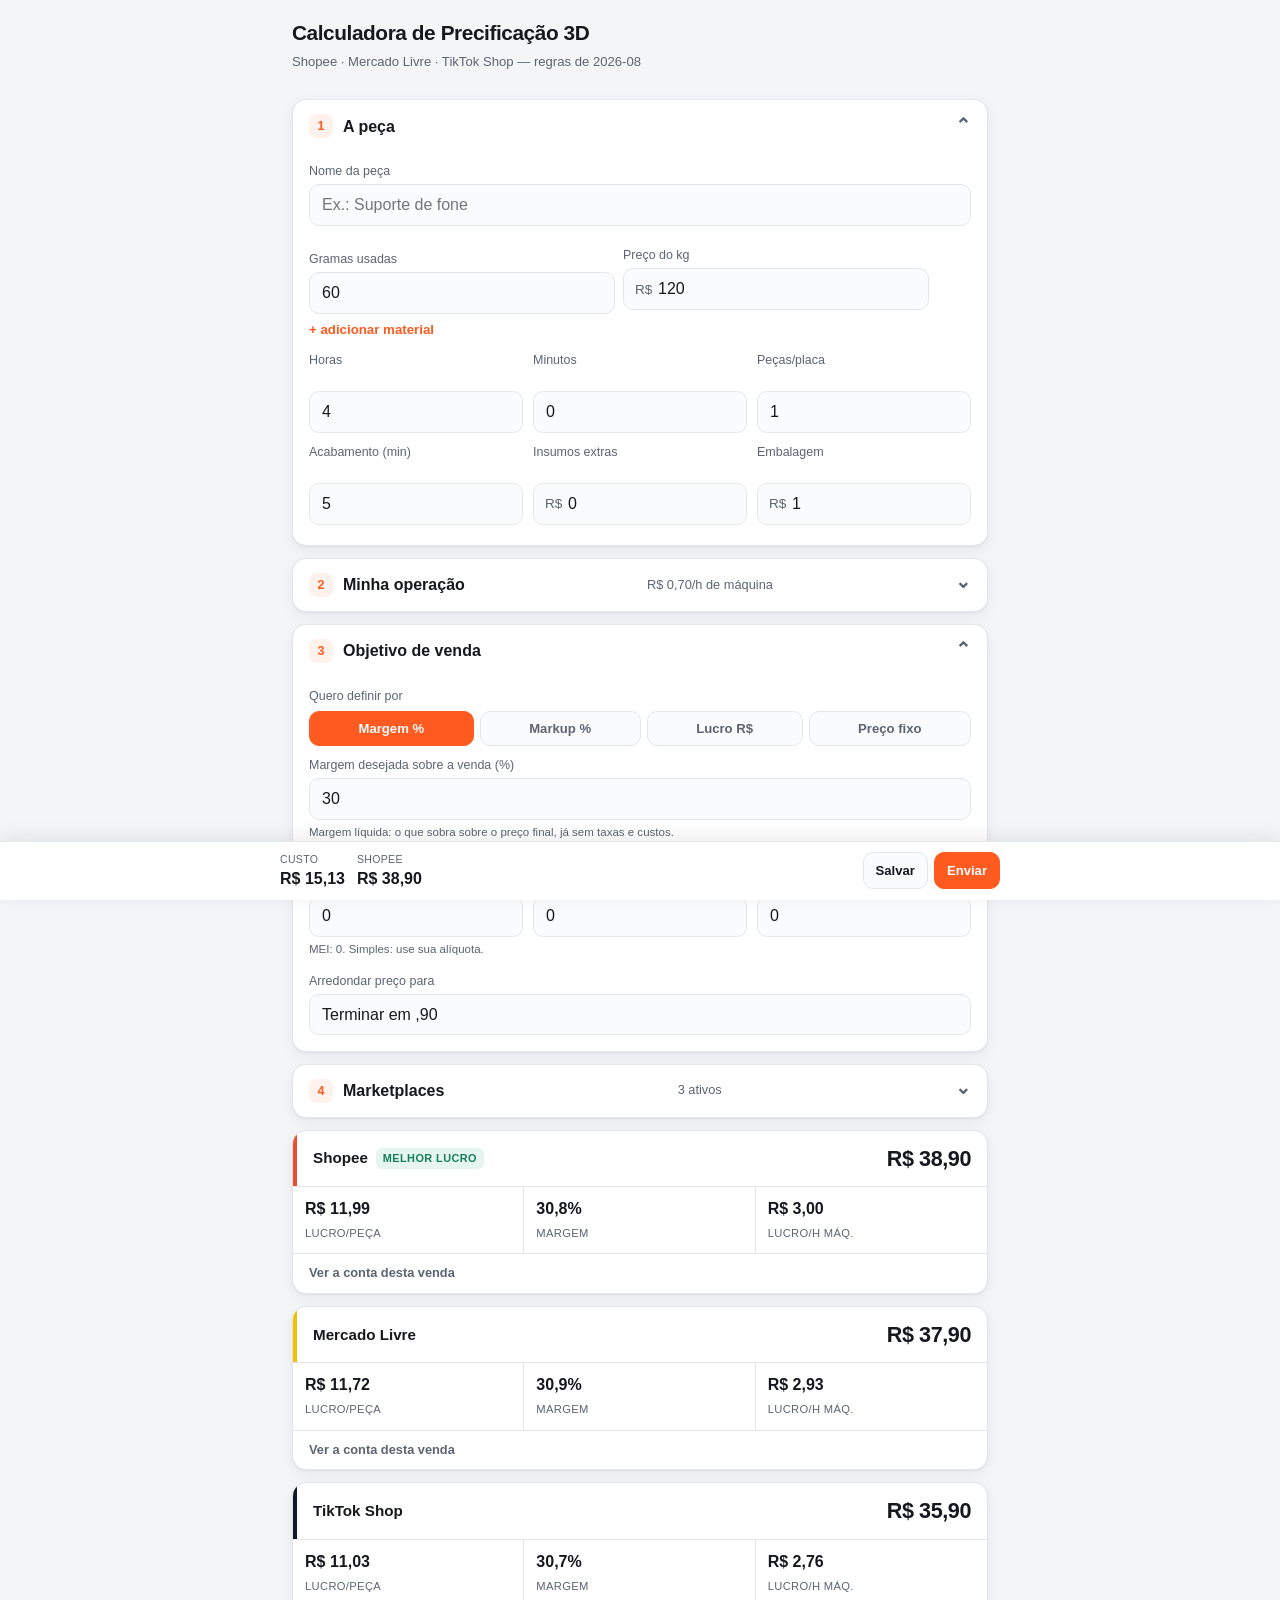
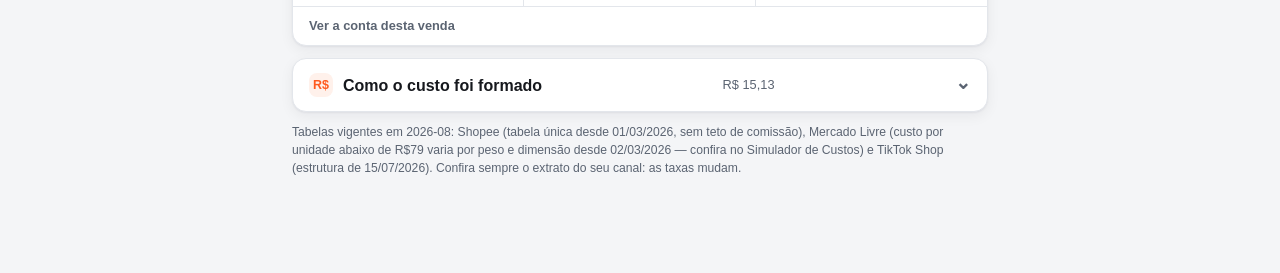
<file: calculadora-3d/index.html>
<!DOCTYPE html>
<html lang="pt-BR">
<head>
<meta charset="utf-8">
<meta name="viewport" content="width=device-width, initial-scale=1, viewport-fit=cover">
<meta name="theme-color" content="#ff5a1f">
<title>Calculadora de Precificação 3D</title>
<link rel="manifest" href="manifest.json">
<link rel="icon" href="icon.svg" type="image/svg+xml">
<link rel="apple-touch-icon" href="icon.svg">
<link rel="stylesheet" href="style.css">
</head>
<body>

<div class="wrap">

  <header>
    <h1>Calculadora de Precificação 3D</h1>
    <p id="cabecalhoRegras">Shopee · Mercado Livre · TikTok Shop</p>
    <div class="salvas" id="salvas"></div>
  </header>

  <!-- 1. A peça ------------------------------------------------------ -->
  <details class="card" id="secPeca" open>
    <summary><span class="num">1</span> A peça <span class="resumo" id="resumoPeca"></span></summary>
    <div class="corpo">

      <label class="campo">
        <span>Nome da peça</span>
        <input id="nome" type="text" placeholder="Ex.: Suporte de fone" autocomplete="off">
      </label>

      <div id="materiais"></div>
      <button class="link-btn" id="addMaterial" type="button">+ adicionar material</button>

      <div class="linha tres">
        <label class="campo">
          <span>Horas</span>
          <input id="horas" type="number" inputmode="decimal" step="any" min="0" value="4">
        </label>
        <label class="campo">
          <span>Minutos</span>
          <input id="minutos" type="number" inputmode="numeric" step="any" min="0" value="0">
        </label>
        <label class="campo">
          <span>Peças/placa</span>
          <input id="pecasPorImpressao" type="number" inputmode="numeric" step="1" min="1" value="1">
        </label>
      </div>

      <div class="linha tres">
        <label class="campo">
          <span>Acabamento (min)</span>
          <input id="minutosTrabalho" type="number" inputmode="decimal" step="any" min="0" value="5">
        </label>
        <label class="campo">
          <span>Insumos extras</span>
          <span class="pre" data-prefixo="R$"><input id="extras" type="number" inputmode="decimal" step="any" min="0" value="0"></span>
        </label>
        <label class="campo">
          <span>Embalagem</span>
          <span class="pre" data-prefixo="R$"><input id="embalagem" type="number" inputmode="decimal" step="any" min="0" value="1"></span>
        </label>
      </div>

    </div>
  </details>

  <!-- 2. Minha operação ---------------------------------------------- -->
  <details class="card" id="secOperacao">
    <summary><span class="num">2</span> Minha operação <span class="resumo" id="resumoOperacao"></span></summary>
    <div class="corpo">
      <p class="nota">Preenche uma vez — fica salvo no aparelho.</p>

      <div class="linha">
        <label class="campo">
          <span>Potência (W)</span>
          <input id="potenciaW" type="number" inputmode="decimal" step="any" min="0" value="150">
        </label>
        <label class="campo">
          <span>Energia (kWh)</span>
          <span class="pre" data-prefixo="R$"><input id="tarifaKwh" type="number" inputmode="decimal" step="any" min="0" value="0.95"></span>
        </label>
      </div>

      <div class="linha tres">
        <label class="campo">
          <span>Valor da impressora</span>
          <span class="pre" data-prefixo="R$"><input id="valorImpressora" type="number" inputmode="decimal" step="any" min="0" value="3000"></span>
        </label>
        <label class="campo">
          <span>Vida útil (h)</span>
          <input id="vidaUtilHoras" type="number" inputmode="decimal" step="any" min="0" value="6000">
        </label>
        <label class="campo">
          <span>Manutenção/h</span>
          <span class="pre" data-prefixo="R$"><input id="manutencaoHora" type="number" inputmode="decimal" step="any" min="0" value="0.20"></span>
        </label>
      </div>

      <div class="linha tres">
        <label class="campo">
          <span>Sua hora de trabalho</span>
          <span class="pre" data-prefixo="R$"><input id="valorHoraTrabalho" type="number" inputmode="decimal" step="any" min="0" value="30"></span>
        </label>
        <label class="campo">
          <span>Taxa de falha (%)</span>
          <input id="taxaFalhaPct" type="number" inputmode="decimal" step="any" min="0" max="95" value="7">
        </label>
        <label class="campo">
          <span>Custo fixo/h</span>
          <span class="pre" data-prefixo="R$"><input id="custoFixoHora" type="number" inputmode="decimal" step="any" min="0" value="0"></span>
          <span class="dica">Aluguel, internet etc. rateados por hora de máquina.</span>
        </label>
      </div>

    </div>
  </details>

  <!-- 3. Objetivo de venda ------------------------------------------- -->
  <details class="card" id="secVenda" open>
    <summary><span class="num">3</span> Objetivo de venda <span class="resumo" id="resumoVenda"></span></summary>
    <div class="corpo">

      <div class="campo">
        <span>Quero definir por</span>
        <div class="chips" id="modoObjetivo">
          <button type="button" data-modo="margem" aria-pressed="true">Margem %</button>
          <button type="button" data-modo="markup">Markup %</button>
          <button type="button" data-modo="lucro">Lucro R$</button>
          <button type="button" data-modo="preco">Preço fixo</button>
        </div>
      </div>

      <label class="campo" id="wrapObjetivo">
        <span id="rotuloObjetivo">Margem desejada sobre a venda (%)</span>
        <input id="valorObjetivo" type="number" inputmode="decimal" step="any" value="30">
        <span class="dica" id="dicaObjetivo">Margem líquida: o que sobra sobre o preço final, já sem taxas e custos.</span>
      </label>

      <div class="linha tres">
        <label class="campo">
          <span>Imposto (%)</span>
          <input id="impostoPct" type="number" inputmode="decimal" step="any" min="0" value="0">
          <span class="dica">MEI: 0. Simples: use sua alíquota.</span>
        </label>
        <label class="campo">
          <span>Ads (%)</span>
          <input id="adsPct" type="number" inputmode="decimal" step="any" min="0" value="0">
        </label>
        <label class="campo">
          <span>Antecipação (%)</span>
          <input id="antecipacaoPct" type="number" inputmode="decimal" step="any" min="0" value="0">
        </label>
      </div>

      <label class="campo">
        <span>Arredondar preço para</span>
        <select id="terminacao">
          <option value="">Não arredondar</option>
          <option value="90" selected>Terminar em ,90</option>
          <option value="99">Terminar em ,99</option>
          <option value="50">Terminar em ,50</option>
        </select>
      </label>

    </div>
  </details>

  <!-- 4. Marketplaces ------------------------------------------------- -->
  <details class="card" id="secMarketplaces">
    <summary><span class="num">4</span> Marketplaces <span class="resumo" id="resumoMp"></span></summary>
    <div class="corpo">

      <label class="switch">
        <input type="checkbox" id="mpShopee" checked>
        <span>Shopee <span class="sub">20% até R$79,99 · 14% + taxa fixa acima</span></span>
      </label>
      <div class="linha">
        <label class="campo">
          <span>Frete que você paga</span>
          <span class="pre" data-prefixo="R$"><input id="shopeeFrete" type="number" inputmode="decimal" step="any" min="0" value="0"></span>
        </label>
      </div>
      <label class="switch">
        <input type="checkbox" id="shopeeCpf">
        <span>Vendo como CPF com +450 pedidos/90 dias <span class="sub">soma R$3 por item</span></span>
      </label>

      <hr style="border:none;border-top:1px solid var(--borda);margin:16px 0 0">

      <label class="switch">
        <input type="checkbox" id="mpMl" checked>
        <span>Mercado Livre <span class="sub">comissão + custo por unidade abaixo de R$79</span></span>
      </label>
      <div class="linha tres">
        <label class="campo">
          <span>Tipo de anúncio</span>
          <select id="mlTipo">
            <option value="classico" selected>Clássico</option>
            <option value="premium">Premium</option>
          </select>
        </label>
        <label class="campo">
          <span>Comissão (%)</span>
          <input id="mlPct" type="number" inputmode="decimal" step="any" min="0" value="12">
        </label>
        <label class="campo">
          <span>Frete que você paga</span>
          <span class="pre" data-prefixo="R$"><input id="mlFrete" type="number" inputmode="decimal" step="any" min="0" value="0"></span>
          <span class="dica">Acima de R$79 o frete grátis sai do seu bolso.</span>
        </label>
      </div>

      <hr style="border:none;border-top:1px solid var(--borda);margin:16px 0 0">

      <label class="switch">
        <input type="checkbox" id="mpTiktok" checked>
        <span>TikTok Shop <span class="sub">10% + R$4 abaixo de R$50 · 6% + R$6 acima</span></span>
      </label>
      <div class="linha">
        <label class="campo">
          <span>Afiliado (%)</span>
          <input id="tkAfiliado" type="number" inputmode="decimal" step="any" min="0" value="0">
        </label>
        <label class="campo">
          <span>Frete que você paga</span>
          <span class="pre" data-prefixo="R$"><input id="tkFrete" type="number" inputmode="decimal" step="any" min="0" value="0"></span>
        </label>
      </div>
      <label class="switch">
        <input type="checkbox" id="tkFreteGratis" checked>
        <span>Programa de Frete Grátis <span class="sub">soma 6% sobre o preço</span></span>
      </label>

    </div>
  </details>

  <!-- Resultados ------------------------------------------------------ -->
  <section id="resultados" aria-live="polite"></section>

  <details class="card" id="secCusto">
    <summary><span class="num">R$</span> Como o custo foi formado <span class="resumo" id="resumoCusto"></span></summary>
    <div class="corpo">
      <ul id="detalheCusto" style="list-style:none;margin:0;padding:0;font-size:0.9rem"></ul>
    </div>
  </details>

  <p class="nota" id="rodapeRegras"></p>

</div>

<div class="barra">
  <div class="interno">
    <div class="bloco">
      <span>Custo</span>
      <b id="barraCusto">R$ 0,00</b>
    </div>
    <div class="bloco">
      <span id="barraMelhorRotulo">Melhor preço</span>
      <b id="barraMelhor">—</b>
    </div>
    <div class="acoes">
      <button type="button" id="btnSalvar">Salvar</button>
      <button type="button" id="btnCompartilhar" class="principal">Enviar</button>
    </div>
  </div>
</div>

<div class="toast" id="toast"></div>

<script src="core.js"></script>
<script src="app.js"></script>
</body>
</html>
</file>
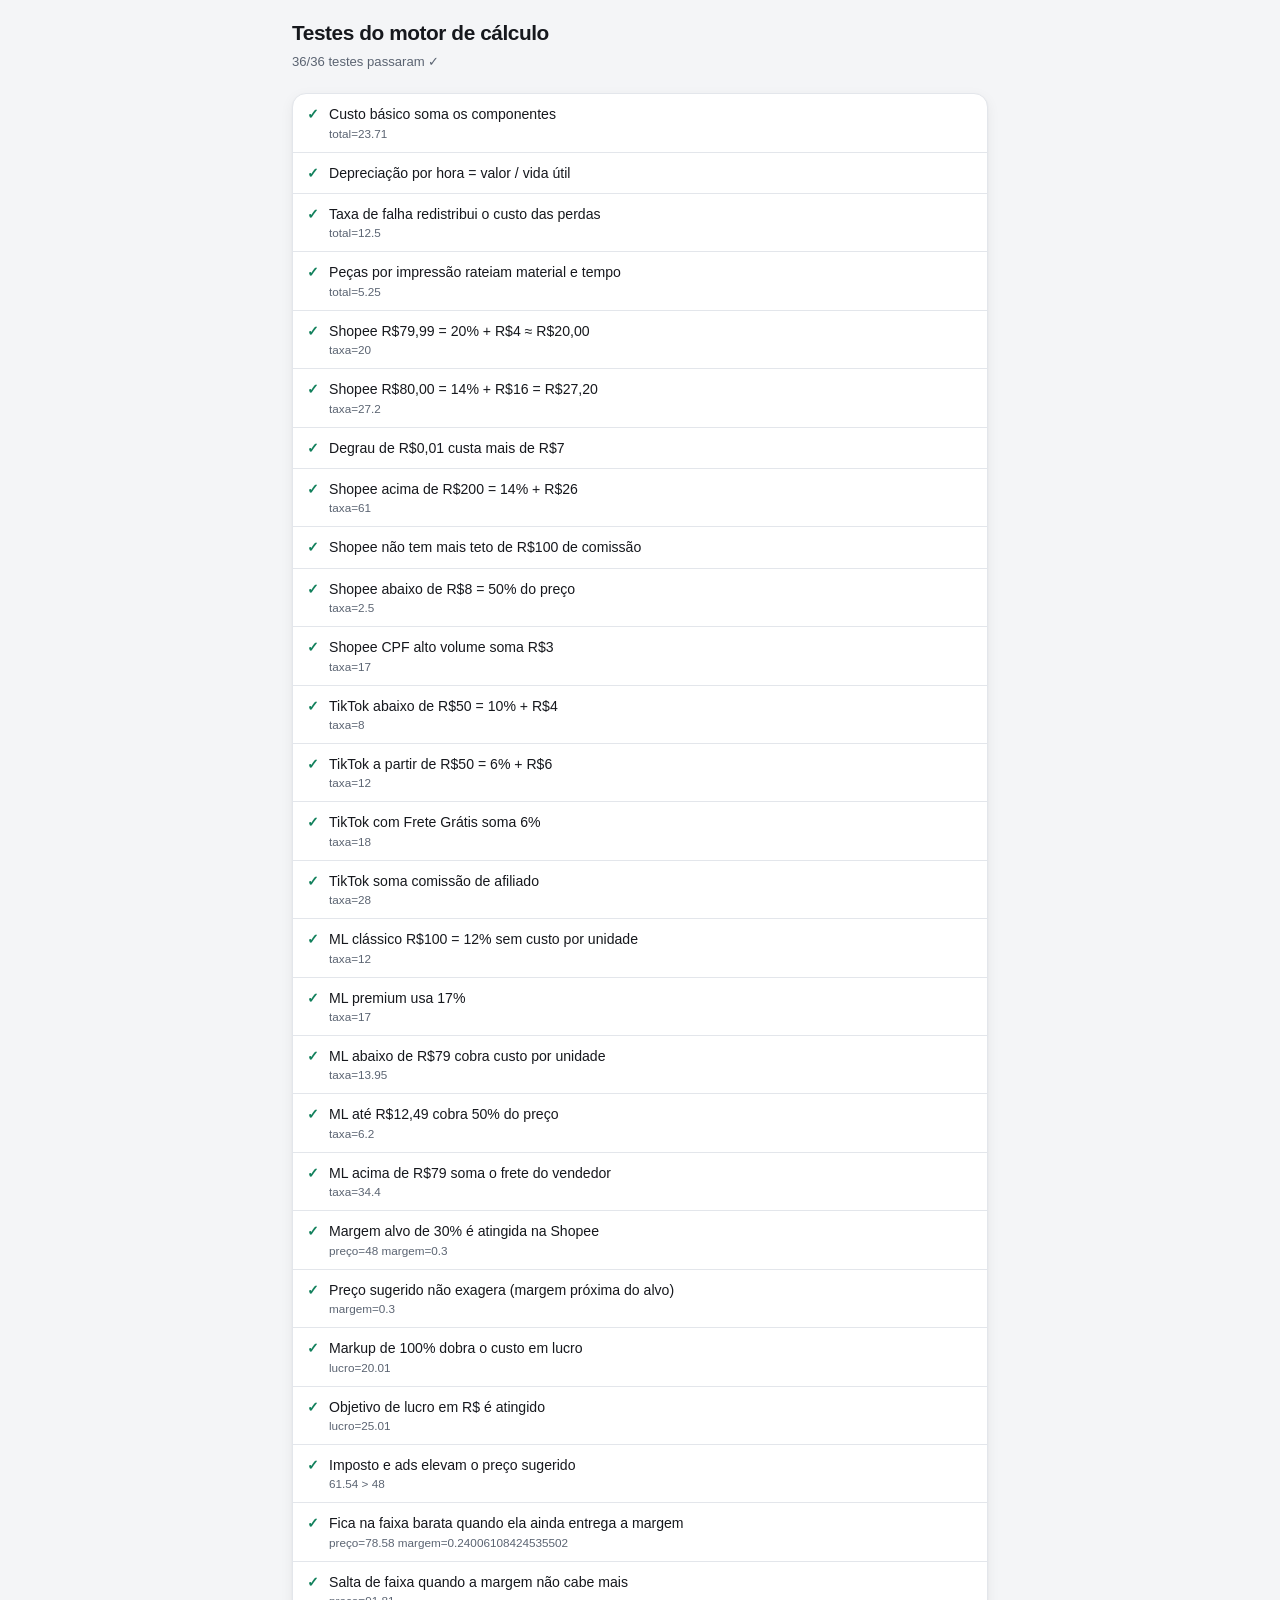
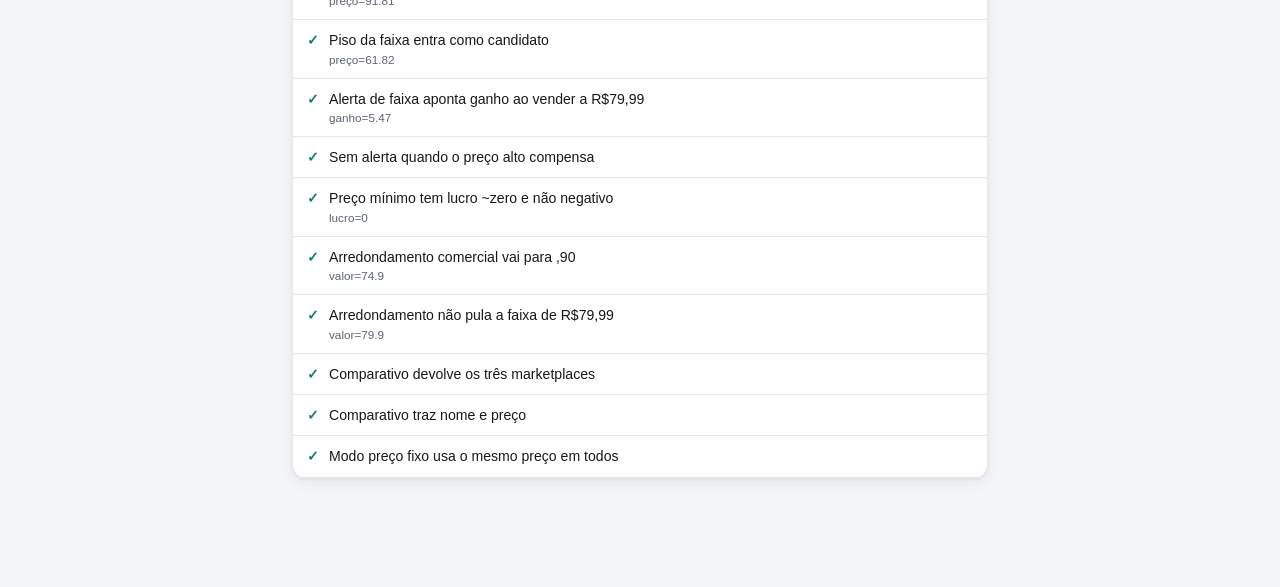
<file: calculadora-3d/tests.html>
<!DOCTYPE html>
<html lang="pt-BR">
<head>
<meta charset="utf-8">
<meta name="viewport" content="width=device-width, initial-scale=1">
<title>Testes — Calculadora de Precificação 3D</title>
<link rel="stylesheet" href="style.css">
<style>
  .t { padding: 10px 14px; border-bottom: 1px solid var(--borda); display: flex; gap: 10px; font-size: 0.88rem; }
  .t .marca { font-weight: 700; flex: none; }
  .t.ok .marca { color: var(--ok); }
  .t.falha .marca { color: var(--erro); }
  .t small { display: block; color: var(--suave); }
</style>
</head>
<body>
<div class="wrap">
  <header>
    <h1>Testes do motor de cálculo</h1>
    <p id="placar"></p>
  </header>
  <div class="card"><div id="lista"></div></div>
</div>
<script src="core.js"></script>
<script src="tests.js"></script>
<script>
  var res = Tests.run();
  var falhas = res.filter(function (r) { return !r.passou; }).length;
  document.getElementById('placar').textContent =
    (res.length - falhas) + '/' + res.length + ' testes passaram' + (falhas ? ' — ' + falhas + ' falha(s)' : ' ✓');
  document.getElementById('lista').innerHTML = res.map(function (r) {
    return '<div class="t ' + (r.passou ? 'ok' : 'falha') + '">' +
      '<span class="marca">' + (r.passou ? '✓' : '✕') + '</span>' +
      '<span>' + r.nome + (r.detalhe ? '<small>' + r.detalhe + '</small>' : '') + '</span></div>';
  }).join('');
</script>
</body>
</html>
</file>
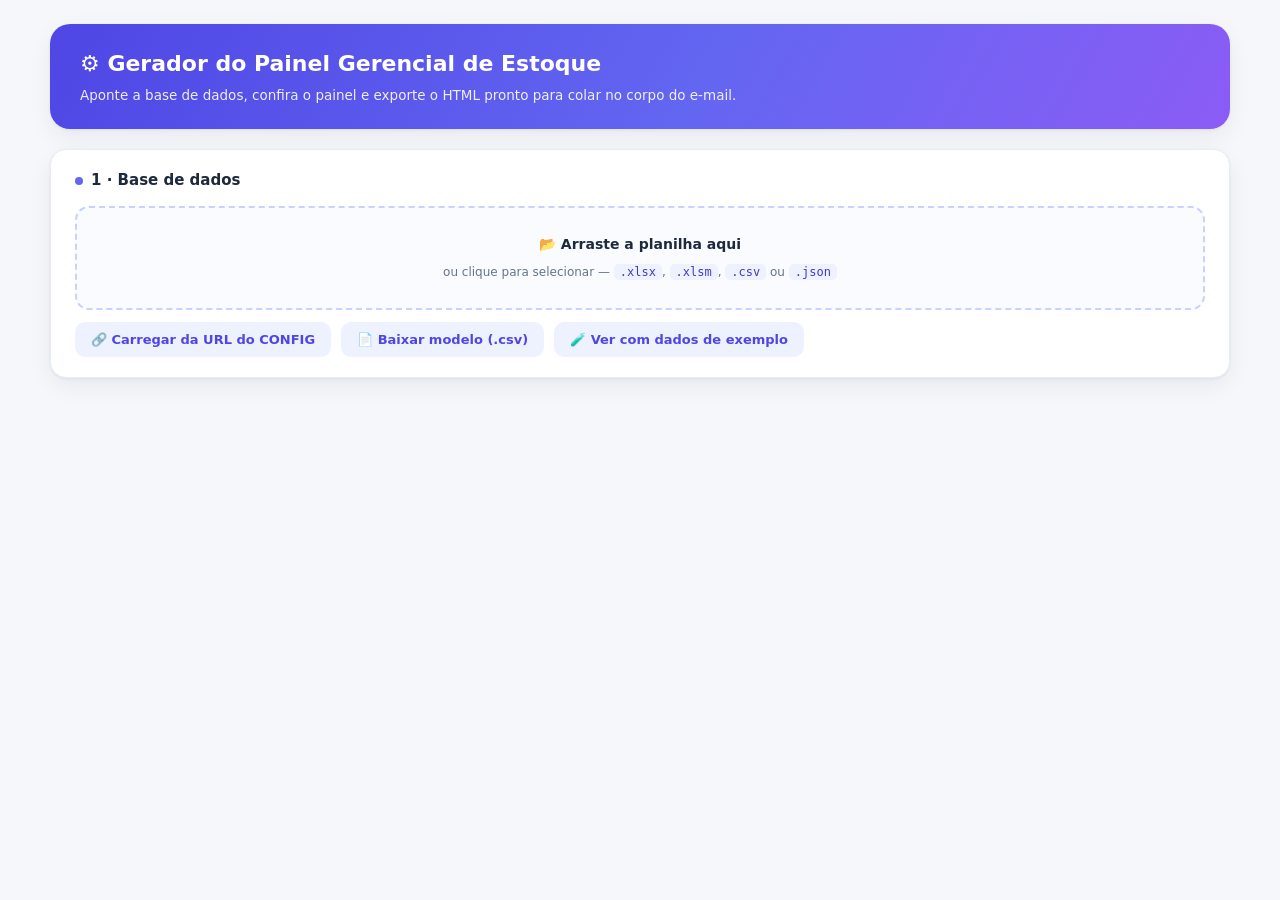
<file: estoque/gerador-dash-estoque.html>
<!DOCTYPE html>
<html lang="pt-BR">
<head>
<meta charset="UTF-8">
<meta name="viewport" content="width=device-width, initial-scale=1.0">
<title>Gerador do Painel de Estoque • HTML para e-mail</title>
<style>
  :root{
    --bg:#f5f7fb; --card:#fff; --ink:#1e293b; --muted:#64748b; --line:#e8ecf3;
    --shadow:0 1px 3px rgba(15,23,42,.06),0 8px 24px rgba(15,23,42,.06);
  }
  *{box-sizing:border-box;margin:0;padding:0}
  body{font-family:'Segoe UI',system-ui,-apple-system,sans-serif;background:var(--bg);color:var(--ink);padding:24px;line-height:1.45}
  .wrap{max-width:1180px;margin:0 auto}
  .hero{background:linear-gradient(120deg,#4f46e5,#6366f1 55%,#8b5cf6);color:#fff;border-radius:20px;padding:24px 30px;box-shadow:var(--shadow);margin-bottom:20px}
  .hero h1{font-size:22px;font-weight:700}
  .hero p{opacity:.9;font-size:13.5px;margin-top:6px}
  .card{background:var(--card);border:1px solid var(--line);border-radius:16px;box-shadow:var(--shadow);padding:20px 24px;margin-bottom:18px}
  h2{font-size:15px;font-weight:700;margin-bottom:14px;display:flex;align-items:center;gap:8px}
  h2 .dot{width:8px;height:8px;border-radius:50%;background:#6366f1}
  .btn{border:0;border-radius:10px;padding:10px 16px;font-size:13px;font-weight:700;cursor:pointer;font-family:inherit;background:#eef2ff;color:#4f46e5;transition:filter .15s}
  .btn:hover{filter:brightness(.95)}
  .btn.primary{background:#4f46e5;color:#fff}
  .btn.ok{background:#059669;color:#fff}
  .btn:disabled{opacity:.45;cursor:not-allowed}
  .row{display:flex;gap:10px;flex-wrap:wrap;align-items:center}
  .drop{border:2px dashed #c7d2fe;border-radius:14px;padding:26px;text-align:center;background:#fafbff;cursor:pointer;transition:.15s}
  .drop:hover,.drop.over{background:#eef2ff;border-color:#6366f1}
  .drop b{display:block;font-size:14px;margin-bottom:4px}
  .drop small{color:var(--muted);font-size:12px}
  .hidden{display:none}
  .msg{padding:10px 14px;border-radius:10px;font-size:12.5px;font-weight:600;margin-top:12px}
  .msg.err{background:#fee2e2;color:#b91c1c}
  .msg.ok{background:#ecfdf5;color:#047857}
  .msg.info{background:#eff6ff;color:#1d4ed8}
  table.map{width:100%;border-collapse:collapse;font-size:12.5px;margin-top:8px}
  table.map th{text-align:left;color:var(--muted);font-size:11px;text-transform:uppercase;letter-spacing:.4px;padding:7px 8px;border-bottom:2px solid var(--line)}
  table.map td{padding:6px 8px;border-bottom:1px solid var(--line)}
  table.map select{width:100%;padding:5px 8px;border:1px solid var(--line);border-radius:8px;font-family:inherit;font-size:12.5px;background:#fff;color:var(--ink)}
  .req{color:#dc2626;font-weight:700}
  iframe{width:100%;height:1500px;border:1px solid var(--line);border-radius:12px;background:#fff}
  code{background:#eef2ff;color:#4338ca;padding:1px 6px;border-radius:5px;font-size:12px}
  .steps{font-size:13px;color:var(--muted)}
  .steps li{margin:5px 0 5px 18px}
</style>
</head>
<body>
<div class="wrap">

  <div class="hero">
    <h1>⚙️ Gerador do Painel Gerencial de Estoque</h1>
    <p>Aponte a base de dados, confira o painel e exporte o HTML pronto para colar no corpo do e-mail.</p>
  </div>

  <div class="card">
    <h2><span class="dot"></span>1 · Base de dados</h2>
    <div id="drop" class="drop">
      <b>📂 Arraste a planilha aqui</b>
      <small>ou clique para selecionar — <code>.xlsx</code>, <code>.xlsm</code>, <code>.csv</code> ou <code>.json</code></small>
      <input type="file" id="file" accept=".xlsx,.xlsm,.csv,.json" class="hidden">
    </div>
    <div class="row" style="margin-top:12px">
      <button class="btn" id="btnUrl">🔗 Carregar da URL do CONFIG</button>
      <button class="btn" id="btnModelo">📄 Baixar modelo (.csv)</button>
      <button class="btn" id="btnDemo">🧪 Ver com dados de exemplo</button>
    </div>
    <div id="msg"></div>
  </div>

  <div class="card hidden" id="cardMap">
    <h2><span class="dot"></span>2 · Conferência das colunas</h2>
    <p class="steps">Detectamos as colunas automaticamente. Ajuste se algo ficou errado — as marcadas com <span class="req">*</span> são obrigatórias.</p>
    <table class="map"><thead><tr><th style="width:34%">Campo do painel</th><th>Coluna da sua planilha</th></tr></thead><tbody id="mapBody"></tbody></table>
    <div class="row" style="margin-top:14px"><button class="btn primary" id="btnGerar">📊 Gerar painel</button></div>
  </div>

  <div class="card hidden" id="cardOut">
    <h2><span class="dot"></span>3 · Painel gerado — exportar para e-mail</h2>
    <div class="row">
      <button class="btn ok" id="btnCopiar">📋 Copiar para colar no e-mail</button>
      <button class="btn primary" id="btnBaixar">⬇️ Baixar .html</button>
      <button class="btn" id="btnAbrir">🖥️ Abrir em nova aba</button>
    </div>
    <div id="msg2"></div>
    <p class="steps" style="margin-top:14px">
      <b>Como enviar:</b>
    </p>
    <ol class="steps">
      <li><b>Outlook:</b> clique em <b>Copiar</b>, abra uma nova mensagem e cole com <code>Ctrl+V</code> no corpo do e-mail.</li>
      <li><b>Gmail:</b> use <b>Abrir em nova aba</b>, selecione tudo (<code>Ctrl+A</code>), copie e cole no corpo da mensagem.</li>
      <li>Se preferir anexar, use <b>Baixar .html</b> — mas colar no corpo tem muito mais leitura.</li>
    </ol>
  </div>

  <div class="card hidden" id="cardPrev">
    <h2><span class="dot"></span>Pré-visualização — é exatamente o que chega no e-mail</h2>
    <iframe id="prev"></iframe>
  </div>

</div>

<script>
/* ══════════════════════════════════════════════════════════════════════════
   ▼▼▼  CONFIGURE AQUI  ▼▼▼
   Este é o único bloco que você precisa mexer para apontar a sua base.
   ══════════════════════════════════════════════════════════════════════════ */
const CONFIG = {

  /* Caminho/URL da base. Deixe '' para escolher o arquivo pelo botão na tela.
     Só funciona se o painel estiver servido por http (ex.: o Iniciar-Servidor
     do CheckSync). Abrindo o arquivo direto do disco (file://) o navegador
     bloqueia a leitura — nesse caso use o seletor de arquivo acima.
     Exemplos:
       fonte: 'dados/base_estoque.xlsx'
       fonte: 'http://servidor-etg/estoque/base.json'                       */
  fonte: '',

  /* Cabeçalho do painel */
  titulo:    'Painel Gerencial de Estoque',
  unidade:   'ETG 103ki',
  rodape:    'Painel Gerencial de Estoque • ETG 103ki — gerado a partir da base de estoque',
  moeda:     'R$',

  /* Regras de classificação */
  regras: {
    coberturaCriticaDias: 15,   // abaixo disso o item entra como crítico
    coberturaAtencaoDias: 30,   // abaixo disso entra como atenção
    diasSemGiro:          90,   // sem movimentação há mais tempo = capital parado
    topReposicao:         10,   // linhas na tabela de reposição
    topExcesso:            8    // linhas na tabela de capital parado
  },

  /* Mapa de colunas. Deixe null para detecção automática pelo cabeçalho.
     Para fixar manualmente, escreva o nome exato da coluna da planilha:
       colunas: { codigo:'CÓD. MATERIAL', saldo:'SALDO ATUAL', ... }        */
  colunas: null
};
/* ══════════════════════════════════════════════════════════════════════════
   ▲▲▲  FIM DA CONFIGURAÇÃO — daqui para baixo não precisa alterar  ▲▲▲
   ══════════════════════════════════════════════════════════════════════════ */


/* ───────────────────────── Campos do painel ───────────────────────── */
const CAMPOS = [
  {k:'codigo',    rot:'Código / SKU',            req:true,  syn:['codigo','cod','sku','item','material','partnumber','pn','referencia','ref']},
  {k:'descricao', rot:'Descrição',               req:true,  syn:['descricao','produto','nome','denominacao','especificacao','discriminacao']},
  {k:'categoria', rot:'Categoria / Área',        req:false, syn:['categoria','familia','grupo','area','linha','classe','setor','tipo','segmento']},
  {k:'saldo',     rot:'Saldo atual',             req:true,  syn:['saldo','quantidade','qtd','qtde','estoque','disponivel','saldoatual','quantidadeatual','existencia']},
  {k:'minimo',    rot:'Estoque mínimo',          req:false, syn:['minimo','min','estoqueminimo','pontodepedido','pontopedido','seguranca','estoqueseguranca','rop']},
  {k:'maximo',    rot:'Estoque máximo',          req:false, syn:['maximo','max','estoquemaximo','capacidade']},
  {k:'unidade',   rot:'Unidade (UN, KG…)',       req:false, syn:['unidade','un','um','undmedida','unidademedida','medida']},
  {k:'custo',     rot:'Custo unitário',          req:false, syn:['custo','custounitario','preco','precounitario','valorunitario','unitario','vlrunit']},
  {k:'consumo',   rot:'Consumo médio mensal',    req:false, syn:['consumo','consumomedio','consumomensal','mediamensal','demanda','giro','mediaconsumo','saidamedia']},
  {k:'local',     rot:'Localização',             req:false, syn:['local','localizacao','endereco','deposito','almoxarifado','prateleira','armazem','posicao']},
  {k:'ultima',    rot:'Última movimentação',     req:false, syn:['ultimamovimentacao','ultimamov','ultimasaida','ultimaentrada','datamovimentacao','data','dtmov','ultimouso']}
];

/* ───────────────────────── Utilitários ───────────────────────── */
const $ = s => document.querySelector(s);
const norm = s => String(s==null?'':s).trim().toLowerCase()
  .normalize('NFD').replace(/[̀-ͯ]/g,'').replace(/[^a-z0-9]/g,'');
const esc = s => String(s==null?'':s).replace(/[&<>"]/g,c=>({'&':'&amp;','<':'&lt;','>':'&gt;','"':'&quot;'}[c]));

function num(v){
  if(v==null||v==='') return null;
  if(typeof v==='number') return isFinite(v)?v:null;
  let s=String(v).trim().replace(/[^\d.,\-]/g,'');
  if(!s||s==='-') return null;
  // "1.234,56" (pt-BR) vs "1,234.56" (en-US): manda o separador mais à direita
  const lv=s.lastIndexOf(','), lp=s.lastIndexOf('.');
  if(lv>lp)      s=s.replace(/\./g,'').replace(',','.');
  else if(lp>lv) s=s.replace(/,/g,'');
  else           s=s.replace(',','.');
  const n=parseFloat(s);
  return isFinite(n)?n:null;
}
const fmtInt = n => (n==null?'—':Math.round(n).toLocaleString('pt-BR'));
const fmtNum = n => (n==null?'—':n.toLocaleString('pt-BR',{maximumFractionDigits:1}));
function fmtMoeda(n){
  if(n==null) return '—';
  const a=Math.abs(n);
  if(a>=1e6) return CONFIG.moeda+' '+(n/1e6).toLocaleString('pt-BR',{maximumFractionDigits:1})+' mi';
  if(a>=1e3) return CONFIG.moeda+' '+(n/1e3).toLocaleString('pt-BR',{maximumFractionDigits:1})+' mil';
  return CONFIG.moeda+' '+n.toLocaleString('pt-BR',{maximumFractionDigits:0});
}
const fmtData = d => (d instanceof Date && !isNaN(d)) ? d.toLocaleDateString('pt-BR') : '—';

function paraData(v){
  if(v==null||v==='') return null;
  if(v instanceof Date) return isNaN(v)?null:v;
  if(typeof v==='number' && v>20000 && v<70000){          // serial do Excel
    return new Date(Math.round((v-25569)*86400000));
  }
  const s=String(v).trim();
  let m=s.match(/^(\d{1,2})[\/\-.](\d{1,2})[\/\-.](\d{2,4})/);  // dd/mm/aaaa
  if(m){ let a=+m[3]; if(a<100) a+=2000; const d=new Date(a,+m[2]-1,+m[1]); return isNaN(d)?null:d; }
  m=s.match(/^(\d{4})-(\d{2})-(\d{2})/);                        // aaaa-mm-dd
  if(m){ const d=new Date(+m[1],+m[2]-1,+m[3]); return isNaN(d)?null:d; }
  const n=num(s); if(n!=null&&n>20000&&n<70000) return new Date(Math.round((n-25569)*86400000));
  return null;
}
function msg(el,txt,tipo){ $(el).innerHTML = txt ? `<div class="msg ${tipo||'info'}">${txt}</div>` : ''; }

/* ───────────────────────── Leitura da base ───────────────────────── */
function lerCsv(texto){
  texto = texto.replace(/^﻿/,'');
  const prim = texto.split('\n')[0];
  const delim = (prim.match(/;/g)||[]).length >= (prim.match(/,/g)||[]).length ? ';' : ',';
  const linhas=[]; let linha=[], cur='', aspas=false;
  for(let i=0;i<texto.length;i++){
    const c=texto[i];
    if(aspas){
      if(c==='"'){ if(texto[i+1]==='"'){ cur+='"'; i++; } else aspas=false; } else cur+=c;
    } else {
      if(c==='"') aspas=true;
      else if(c===delim){ linha.push(cur); cur=''; }
      else if(c==='\n'){ linha.push(cur); linhas.push(linha); linha=[]; cur=''; }
      else if(c!=='\r') cur+=c;
    }
  }
  if(cur!==''||linha.length){ linha.push(cur); linhas.push(linha); }
  return linhas;
}

/* Descompacta o .xlsx usando DecompressionStream nativo — sem biblioteca externa */
async function descompactar(buffer){
  const dv=new DataView(buffer), u8=new Uint8Array(buffer);
  let eocd=-1;
  for(let i=u8.length-22;i>=0 && i>u8.length-66000;i--){ if(dv.getUint32(i,true)===0x06054b50){ eocd=i; break; } }
  if(eocd<0) throw new Error('Arquivo .xlsx inválido');
  const total=dv.getUint16(eocd+10,true);
  let off=dv.getUint32(eocd+16,true);
  const dec=new TextDecoder(), arquivos={};
  for(let k=0;k<total;k++){
    if(off+46>u8.length || dv.getUint32(off,true)!==0x02014b50) break;
    const metodo   = dv.getUint16(off+10,true);
    const compSize = dv.getUint32(off+20,true);
    const nomeLen  = dv.getUint16(off+28,true);
    const extraLen = dv.getUint16(off+30,true);
    const cmtLen   = dv.getUint16(off+32,true);
    const lho      = dv.getUint32(off+42,true);
    const nome     = dec.decode(u8.subarray(off+46,off+46+nomeLen));
    const lNomeLen = dv.getUint16(lho+26,true);
    const lExtraLen= dv.getUint16(lho+28,true);
    const ini      = lho+30+lNomeLen+lExtraLen;
    arquivos[nome] = {metodo, dados:u8.subarray(ini,ini+compSize)};
    off += 46+nomeLen+extraLen+cmtLen;
  }
  const saida={};
  for(const [nome,a] of Object.entries(arquivos)){
    if(!/^xl\/(worksheets\/|sharedStrings|workbook)/i.test(nome)) continue;
    if(a.metodo===0){ saida[nome]=dec.decode(a.dados); continue; }
    if(a.metodo!==8) continue;
    if(typeof DecompressionStream!=='function')
      throw new Error('Este navegador não consegue ler .xlsx. Salve a planilha como .csv e tente de novo.');
    const fluxo = new Blob([a.dados]).stream().pipeThrough(new DecompressionStream('deflate-raw'));
    saida[nome] = await new Response(fluxo).text();
  }
  return saida;
}
const xmlDec = s => String(s)
  .replace(/&lt;/g,'<').replace(/&gt;/g,'>').replace(/&quot;/g,'"')
  .replace(/&apos;/g,"'").replace(/&#(\d+);/g,(m,n)=>String.fromCharCode(+n)).replace(/&amp;/g,'&');
function colIdx(ref){ let n=0; for(const ch of ref){ if(ch<'A'||ch>'Z') break; n=n*26+(ch.charCodeAt(0)-64); } return n-1; }

async function lerXlsx(buffer){
  const arq = await descompactar(buffer);
  let compart=[];
  const ss = Object.keys(arq).find(f=>/sharedStrings\.xml$/i.test(f));
  if(ss) compart=[...arq[ss].matchAll(/<si\b[^>]*?(?:\/>|>([\s\S]*?)<\/si>)/g)]
    .map(m=>m[1]==null?'':[...m[1].matchAll(/<t[^>]*?(?:\/>|>([\s\S]*?)<\/t>)/g)].map(x=>xmlDec(x[1]||'')).join(''));

  const planilhas = Object.keys(arq).filter(f=>/^xl\/worksheets\/.*\.xml$/i.test(f))
    .sort((a,b)=>(+((a.match(/(\d+)\.xml$/)||[])[1]||0))-(+((b.match(/(\d+)\.xml$/)||[])[1]||0)));
  if(!planilhas.length) throw new Error('Nenhuma planilha encontrada no arquivo');

  const xml=arq[planilhas[0]], linhas=[];
  for(const lm of xml.matchAll(/<row\b[^>]*?(?:\/>|>([\s\S]*?)<\/row>)/g)){
    const linha=[];
    if(lm[1]==null){ linhas.push(linha); continue; }   // <row .../> vazia
    for(const cm of lm[1].matchAll(/<c\b([^>]*?)(?:\/>|>([\s\S]*?)<\/c>)/g)){
      const attrs=cm[1]||'', inner=cm[2]||'';
      const ref=(attrs.match(/r="([A-Z]+)\d+"/)||[])[1];
      const i = ref ? colIdx(ref) : linha.length;
      const t = (attrs.match(/t="([^"]+)"/)||[])[1];
      const v = inner.match(/<v>([\s\S]*?)<\/v>/);
      const s = inner.match(/<t[^>]*>([\s\S]*?)<\/t>/);
      let val='';
      if(t==='s'&&v)                              val = compart[+v[1]] || '';
      else if((t==='inlineStr'||t==='str')&&s)    val = xmlDec(s[1]);
      else if(v)                                  val = xmlDec(v[1]);
      else if(s)                                  val = xmlDec(s[1]);
      linha[i]=val;
    }
    linhas.push(linha);
  }
  return linhas;
}

/* Normaliza qualquer origem para {cabecalho:[], linhas:[[]]} */
function paraTabela(dados){
  if(Array.isArray(dados) && dados.length && !Array.isArray(dados[0]) && typeof dados[0]==='object'){
    const cab=[...new Set(dados.flatMap(o=>Object.keys(o)))];
    return {cabecalho:cab, linhas:dados.map(o=>cab.map(c=>o[c]))};
  }
  const linhas = dados.filter(l => l && l.some(c => String(c==null?'':c).trim()!==''));
  if(linhas.length<2) throw new Error('A base precisa ter um cabeçalho e ao menos uma linha de dados');
  return {cabecalho:linhas[0].map(c=>String(c==null?'':c).trim()), linhas:linhas.slice(1)};
}

/* ───────────────────────── Mapeamento de colunas ───────────────────────── */
function detectar(cabecalho){
  const cab = cabecalho.map(norm), mapa={}, usados=new Set();
  for(const campo of CAMPOS){
    let achou=-1;
    for(const s of campo.syn){ const i=cab.indexOf(s); if(i>=0 && !usados.has(i)){ achou=i; break; } }
    if(achou<0) for(const s of campo.syn){
      const i=cab.findIndex((h,j)=>!usados.has(j) && h && s.length>=3 && (h.startsWith(s)||h.includes(s)));
      if(i>=0){ achou=i; break; }
    }
    if(achou>=0){ mapa[campo.k]=achou; usados.add(achou); }
  }
  if(CONFIG.colunas){                                 // sobrescreve com o CONFIG
    for(const [k,nome] of Object.entries(CONFIG.colunas)){
      if(!nome) continue;
      const i=cab.indexOf(norm(nome));
      if(i>=0) mapa[k]=i; else console.warn('Coluna do CONFIG não encontrada:',nome);
    }
  }
  return mapa;
}

/* ───────────────────────── Cálculo dos indicadores ───────────────────────── */
function calcular(tabela, mapa){
  const R=CONFIG.regras, hoje=new Date();
  const val=(l,k)=> mapa[k]!=null ? l[mapa[k]] : null;

  const itens = tabela.linhas.map(l=>{
    const saldo   = num(val(l,'saldo')) || 0;
    const minimo  = num(val(l,'minimo'));
    const maximo  = num(val(l,'maximo'));
    const custo   = num(val(l,'custo'));
    const consumo = num(val(l,'consumo'));
    const ultima  = paraData(val(l,'ultima'));

    const it = {
      codigo:    String(val(l,'codigo')    ?? '').trim(),
      descricao: String(val(l,'descricao') ?? '').trim(),
      categoria: String(val(l,'categoria') ?? '').trim() || 'SEM CATEGORIA',
      unidade:   String(val(l,'unidade')   ?? '').trim(),
      local:     String(val(l,'local')     ?? '').trim(),
      saldo, minimo, maximo, custo, consumo, ultima
    };
    it.valor     = custo!=null ? saldo*custo : null;
    it.cobertura = (consumo!=null && consumo>0) ? (saldo/consumo)*30 : null;
    it.parado    = ultima ? Math.floor((hoje-ultima)/86400000) : null;
    it.repor     = Math.max(0, (maximo!=null&&maximo>0 ? maximo : (minimo!=null?minimo*2:0)) - saldo);

    // status: ruptura > critico > excesso > atencao > ok
    if(saldo<=0)                                                        it.status='ruptura';
    else if(minimo!=null && minimo>0 && saldo<minimo)                   it.status='critico';
    else if(it.cobertura!=null && it.cobertura<R.coberturaCriticaDias)  it.status='critico';
    else if(maximo!=null && maximo>0 && saldo>maximo)                   it.status='excesso';
    else if(minimo!=null && minimo>0 && saldo<=minimo*1.2)              it.status='atencao';
    else if(it.cobertura!=null && it.cobertura<R.coberturaAtencaoDias)  it.status='atencao';
    else                                                                it.status='ok';

    // urgência para ordenar a fila de reposição (menor = mais urgente)
    it.urgencia = it.status==='ruptura' ? -1
                : it.cobertura!=null    ? it.cobertura
                : (minimo!=null&&minimo>0) ? (saldo/minimo)*R.coberturaAtencaoDias
                : 9999;
    return it;
  }).filter(i => i.codigo || i.descricao);

  const cont = s => itens.filter(i=>i.status===s).length;
  const somaValor = itens.reduce((a,i)=>a+(i.valor||0),0);
  const temValor  = itens.some(i=>i.valor!=null);

  // agregado por categoria
  const cats={};
  for(const i of itens){
    const c = cats[i.categoria] || (cats[i.categoria]={nome:i.categoria,qtd:0,valor:0,criticos:0});
    c.qtd++; c.valor += i.valor||0;
    if(i.status==='ruptura'||i.status==='critico') c.criticos++;
  }
  const categorias = Object.values(cats);

  const reporFila = itens
    .filter(i=>i.status==='ruptura'||i.status==='critico'||i.status==='atencao')
    .sort((a,b)=>a.urgencia-b.urgencia)
    .slice(0,CONFIG.regras.topReposicao);

  const capitalParado = itens
    .filter(i => i.status==='excesso' || (i.parado!=null && i.parado>=R.diasSemGiro && i.saldo>0))
    .sort((a,b)=>(b.valor||0)-(a.valor||0))
    .slice(0,CONFIG.regras.topExcesso);

  return {
    itens, categorias, reporFila, capitalParado, temValor,
    kpi:{
      skus:      itens.length,
      valor:     somaValor,
      ruptura:   cont('ruptura'),
      critico:   cont('critico'),
      atencao:   cont('atencao'),
      excesso:   cont('excesso'),
      ok:        cont('ok'),
      abaixoMin: itens.filter(i=>i.minimo!=null&&i.minimo>0&&i.saldo<i.minimo).length,
      semGiro:   itens.filter(i=>i.parado!=null&&i.parado>=R.diasSemGiro&&i.saldo>0).length,
      compra:    itens.reduce((a,i)=>a+((i.repor>0&&i.custo!=null)?i.repor*i.custo:0),0)
    }
  };
}

/* ═══════════════ Renderização em HTML seguro para e-mail ═══════════════
   Só tabelas + estilo inline. Sem CSS grid, sem gradiente, sem variável CSS
   e sem JavaScript — é o que o Outlook e o Gmail realmente renderizam.     */
const C = {
  bg:'#f5f7fb', card:'#ffffff', ink:'#1e293b', muted:'#64748b', line:'#e8ecf3',
  indigo:'#4f46e5', roxo:'#6366f1', verde:'#059669', ambar:'#d97706', vermelho:'#dc2626', ciano:'#0891b2'
};
const FONTE = "font-family:'Segoe UI',Arial,Helvetica,sans-serif;";
const LARGURA = 760;

const ROTULO_STATUS = {
  ruptura:{t:'🔴 Ruptura',      bg:'#fee2e2', cor:C.vermelho},
  critico:{t:'🔴 Repor agora',  bg:'#fee2e2', cor:C.vermelho},
  atencao:{t:'🟡 Atenção',      bg:'#fef3c7', cor:'#b45309'},
  excesso:{t:'🔵 Excesso',      bg:'#e0f2fe', cor:C.ciano},
  ok:     {t:'🟢 Normal',       bg:'#dcfce7', cor:C.verde}
};

function bloco(titulo, corDot, conteudo, largura){
  return `<table role="presentation" width="${largura||'100%'}" cellpadding="0" cellspacing="0" border="0" style="width:${largura?largura+'px':'100%'};background:${C.card};border:1px solid ${C.line};border-radius:14px;">
    <tr><td style="padding:20px 22px;">
      <table role="presentation" width="100%" cellpadding="0" cellspacing="0" border="0"><tr>
        <td width="12" style="width:12px;vertical-align:middle;"><div style="width:8px;height:8px;background:${corDot||C.roxo};border-radius:50%;font-size:0;line-height:0;">&nbsp;</div></td>
        <td style="${FONTE}font-size:14px;font-weight:bold;color:${C.ink};padding-bottom:2px;">${titulo}</td>
      </tr></table>
      <div style="height:14px;line-height:14px;font-size:0;">&nbsp;</div>
      ${conteudo}
    </td></tr></table>`;
}

function cartaoKpi(icone, valor, rotulo, cor){
  return `<table role="presentation" width="100%" cellpadding="0" cellspacing="0" border="0" style="background:${C.card};border:1px solid ${C.line};border-radius:14px;">
    <tr>
      <td width="5" bgcolor="${cor}" style="width:5px;background:${cor};border-radius:14px 0 0 14px;font-size:0;line-height:0;">&nbsp;</td>
      <td style="padding:16px 18px;${FONTE}">
        <div style="font-size:18px;line-height:22px;">${icone}</div>
        <div style="font-size:30px;line-height:34px;font-weight:bold;color:${cor};padding-top:4px;">${valor}</div>
        <div style="font-size:11px;color:${C.muted};font-weight:bold;text-transform:uppercase;letter-spacing:.4px;padding-top:5px;">${rotulo}</div>
      </td>
    </tr></table>`;
}

/* barra horizontal desenhada com tabela de largura fixa (Outlook-safe) */
function barra(rotulo, valor, texto, maximo, cor, pistaPx, rotuloPx){
  pistaPx  = pistaPx  || 300;
  rotuloPx = rotuloPx || 140;
  const px = maximo>0 ? Math.max(3, Math.round((valor/maximo)*pistaPx)) : 3;
  return `<tr>
    <td width="${rotuloPx}" style="width:${rotuloPx}px;${FONTE}font-size:11px;color:${C.muted};font-weight:bold;text-align:right;padding:0 9px 9px 0;">${esc(rotulo)}</td>
    <td style="padding:0 9px 9px 0;">
      <table role="presentation" cellpadding="0" cellspacing="0" border="0" width="${pistaPx}" style="width:${pistaPx}px;background:#eef1f7;border-radius:7px;">
        <tr><td width="${px}" bgcolor="${cor}" style="width:${px}px;height:20px;background:${cor};border-radius:7px;font-size:0;line-height:0;">&nbsp;</td>
            <td style="font-size:0;line-height:0;">&nbsp;</td></tr>
      </table>
    </td>
    <td style="${FONTE}font-size:11.5px;font-weight:bold;color:${C.ink};text-align:right;padding:0 0 9px 0;white-space:nowrap;">${texto}</td>
  </tr>`;
}

function tabelaDados(colunas, linhas){
  const th = colunas.map(c=>
    `<th align="${c.al||'left'}" style="${FONTE}font-size:10px;color:${C.muted};text-transform:uppercase;letter-spacing:.4px;padding:7px 8px;border-bottom:2px solid ${C.line};font-weight:bold;">${c.t}</th>`).join('');
  const tr = linhas.map(l=>
    `<tr>${l.map((c,i)=>
      `<td align="${colunas[i].al||'left'}" style="${FONTE}font-size:11.5px;color:${C.ink};padding:8px;border-bottom:1px solid ${C.line};">${c}</td>`).join('')}</tr>`).join('');
  return `<table role="presentation" width="100%" cellpadding="0" cellspacing="0" border="0" style="border-collapse:collapse;"><thead><tr>${th}</tr></thead><tbody>${tr}</tbody></table>`;
}

const selo = (texto,bg,cor) =>
  `<span style="background:${bg};color:${cor};padding:3px 9px;border-radius:20px;font-size:10.5px;font-weight:bold;white-space:nowrap;">${texto}</span>`;
const etiqueta = t =>
  `<span style="background:#eef2ff;color:${C.indigo};padding:2px 8px;border-radius:20px;font-size:10.5px;font-weight:bold;white-space:nowrap;">${esc(t)}</span>`;

function montarEmail(d){
  const k=d.kpi, R=CONFIG.regras;
  const hoje = new Date().toLocaleDateString('pt-BR');
  const M = LARGURA, meia = Math.floor((M-16)/2);

  /* KPIs — 2x2 */
  const kpis = [
    cartaoKpi('📦', fmtInt(k.skus),                       'Itens em base',     C.indigo),
    cartaoKpi('💰', d.temValor ? fmtMoeda(k.valor) : '—', 'Valor imobilizado', C.verde),
    cartaoKpi('⏳', fmtInt(k.critico),                    'Repor agora',       C.ambar),
    cartaoKpi('⚠️', fmtInt(k.ruptura),                    'Em ruptura',        C.vermelho)
  ];
  const blocoKpi = `<table role="presentation" width="100%" cellpadding="0" cellspacing="0" border="0">
    <tr><td width="${meia}" style="width:${meia}px;padding-bottom:16px;">${kpis[0]}</td><td width="16" style="width:16px;font-size:0;">&nbsp;</td><td width="${meia}" style="width:${meia}px;padding-bottom:16px;">${kpis[1]}</td></tr>
    <tr><td style="padding-bottom:16px;">${kpis[2]}</td><td style="font-size:0;">&nbsp;</td><td style="padding-bottom:16px;">${kpis[3]}</td></tr>
  </table>`;

  /* Situação do estoque — 5 quadros que somam o total de itens */
  const quadro = (n,r,bg,cor)=>
    `<table role="presentation" width="100%" cellpadding="0" cellspacing="0" border="0" style="background:${bg};border:1px solid ${C.line};border-radius:12px;">
      <tr><td align="center" style="padding:14px 6px;${FONTE}">
        <div style="font-size:26px;line-height:30px;font-weight:bold;color:${cor};">${n}</div>
        <div style="font-size:10px;color:${C.muted};font-weight:bold;text-transform:uppercase;padding-top:4px;">${r}</div>
      </td></tr></table>`;
  const q5 = Math.floor((M-2*22-4*10)/5);
  const situacao = `<table role="presentation" width="100%" cellpadding="0" cellspacing="0" border="0"><tr>
      <td width="${q5}" style="width:${q5}px;">${quadro(fmtInt(k.ruptura),'Ruptura','#fef2f2',C.vermelho)}</td>
      <td width="10" style="width:10px;font-size:0;">&nbsp;</td>
      <td width="${q5}" style="width:${q5}px;">${quadro(fmtInt(k.critico),'Repor agora','#fff7ed','#c2410c')}</td>
      <td width="10" style="width:10px;font-size:0;">&nbsp;</td>
      <td width="${q5}" style="width:${q5}px;">${quadro(fmtInt(k.atencao),'Atenção','#fffbeb','#b45309')}</td>
      <td width="10" style="width:10px;font-size:0;">&nbsp;</td>
      <td width="${q5}" style="width:${q5}px;">${quadro(fmtInt(k.ok),'Normal','#ecfdf5',C.verde)}</td>
      <td width="10" style="width:10px;font-size:0;">&nbsp;</td>
      <td width="${q5}" style="width:${q5}px;">${quadro(fmtInt(k.excesso),'Excesso','#eff6ff',C.ciano)}</td>
    </tr></table>
    <div style="height:14px;line-height:14px;font-size:0;">&nbsp;</div>
    <p style="${FONTE}font-size:11.5px;color:${C.muted};margin:0;line-height:1.5;">
      Classificação sobre os <b>${fmtInt(k.skus)}</b> itens da base.
      ${k.semGiro?` <b>${fmtInt(k.semGiro)}</b> sem movimentação há mais de ${R.diasSemGiro} dias.`:''}
      ${(d.temValor&&k.compra>0)?` Reposição sugerida até o nível máximo: <b>${fmtMoeda(k.compra)}</b>.`:''}
    </p>`;

  /* Criticidade por categoria (meia largura) */
  const porCrit = [...d.categorias].sort((a,b)=>b.criticos-a.criticos||b.qtd-a.qtd).slice(0,8);
  const maxCrit = Math.max(1,...porCrit.map(c=>c.criticos));
  const barrasCrit = porCrit.length && porCrit.some(c=>c.criticos>0)
    ? `<table role="presentation" width="100%" cellpadding="0" cellspacing="0" border="0">
        ${porCrit.map(c=>barra(c.nome, c.criticos, fmtInt(c.criticos), maxCrit, c.criticos>0?C.vermelho:'#cbd5e1', 150, 100)).join('')}
       </table>`
    : `<p style="${FONTE}font-size:12px;color:${C.muted};margin:0;">Nenhum item crítico — estoque dentro dos parâmetros.</p>`;

  /* Valor imobilizado por categoria (meia largura) */
  const porValor = [...d.categorias].sort((a,b)=>b.valor-a.valor).slice(0,8);
  const maxValor = Math.max(1,...porValor.map(c=>c.valor));
  const temValores = d.temValor && porValor.some(c=>c.valor>0);
  const maxQtd = Math.max(1,...d.categorias.map(x=>x.qtd));
  const conteudoValor = temValores
    ? `<table role="presentation" width="100%" cellpadding="0" cellspacing="0" border="0">
        ${porValor.map(c=>{
          const p=c.valor/maxValor;
          const cor = p>=.66 ? C.indigo : p>=.33 ? C.roxo : '#a5b4fc';
          return barra(c.nome, c.valor, fmtMoeda(c.valor), maxValor, cor, 130, 100);
        }).join('')}
       </table>`
    : `<table role="presentation" width="100%" cellpadding="0" cellspacing="0" border="0">
        ${[...d.categorias].sort((a,b)=>b.qtd-a.qtd).slice(0,8)
          .map(c=>barra(c.nome, c.qtd, fmtInt(c.qtd), maxQtd, C.roxo, 150, 100)).join('')}
       </table>`;

  /* Fila de reposição */
  const colsRep = [{t:'Categoria'},{t:'Item'},{t:'Saldo',al:'center'},{t:'Mín.',al:'center'},{t:'Cobertura',al:'center'},{t:'Repor',al:'center'},{t:'Status',al:'center'}];
  const linhasRep = d.reporFila.map(i=>{
    const s=ROTULO_STATUS[i.status];
    const cob = i.cobertura!=null ? `<span style="color:${i.cobertura<R.coberturaCriticaDias?C.vermelho:'#b45309'};font-weight:bold;">${fmtNum(i.cobertura)} d</span>` : '—';
    return [
      etiqueta(i.categoria),
      `<b>${esc(i.descricao||i.codigo)}</b>${i.codigo&&i.descricao?`<br><span style="color:${C.muted};font-size:10.5px;">${esc(i.codigo)}</span>`:''}`,
      `<b style="color:${i.saldo<=0?C.vermelho:C.ink};">${fmtNum(i.saldo)}</b>${i.unidade?` <span style="color:${C.muted};font-size:10px;">${esc(i.unidade)}</span>`:''}`,
      i.minimo!=null?fmtNum(i.minimo):'—',
      cob,
      i.repor>0?`<b>${fmtNum(i.repor)}</b>`:'—',
      selo(s.t,s.bg,s.cor)
    ];
  });
  const blocoRep = bloco('Fila de reposição — mais urgente primeiro', C.vermelho,
    linhasRep.length ? tabelaDados(colsRep,linhasRep)
                     : `<p style="${FONTE}font-size:12px;color:${C.muted};margin:0;">Nenhum item precisa de reposição imediata.</p>`);

  /* Capital parado */
  const colsPar = [{t:'Categoria'},{t:'Item'},{t:'Saldo',al:'center'},{t:'Parado',al:'center'},{t:'Valor',al:'right'}];
  const linhasPar = d.capitalParado.map(i=>[
    etiqueta(i.categoria),
    `<b>${esc(i.descricao||i.codigo)}</b>${i.codigo&&i.descricao?`<br><span style="color:${C.muted};font-size:10.5px;">${esc(i.codigo)}</span>`:''}`,
    fmtNum(i.saldo),
    i.parado!=null?`<span style="color:${i.parado>=R.diasSemGiro?'#b45309':C.ink};font-weight:bold;">${fmtInt(i.parado)} d</span>`:'—',
    i.valor!=null?`<b>${fmtMoeda(i.valor)}</b>`:'—'
  ]);
  const blocoPar = bloco('Capital parado — excesso e itens sem giro', C.ambar,
    linhasPar.length ? tabelaDados(colsPar,linhasPar)
                     : `<p style="${FONTE}font-size:12px;color:${C.muted};margin:0;">Nenhum excesso ou item sem giro identificado.</p>`);

  return `<!DOCTYPE html>
<html lang="pt-BR"><head><meta charset="UTF-8">
<meta name="viewport" content="width=device-width,initial-scale=1.0">
<title>${esc(CONFIG.titulo)} • ${esc(CONFIG.unidade)}</title></head>
<body style="margin:0;padding:0;background:${C.bg};">
<table role="presentation" width="100%" cellpadding="0" cellspacing="0" border="0" style="background:${C.bg};">
<tr><td align="center" style="padding:24px 10px;">
<table role="presentation" width="${M}" cellpadding="0" cellspacing="0" border="0" style="width:${M}px;max-width:100%;">

  <tr><td bgcolor="${C.indigo}" style="background:${C.indigo};border-radius:16px;padding:24px 28px;">
    <div style="${FONTE}font-size:21px;font-weight:bold;color:#ffffff;line-height:1.3;">📦 ${esc(CONFIG.titulo)} &nbsp;•&nbsp; ${esc(CONFIG.unidade)}</div>
    <div style="${FONTE}font-size:12.5px;color:#e0e7ff;padding-top:7px;">
      ${fmtInt(k.skus)} itens analisados &nbsp;|&nbsp; Base atualizada em ${hoje} &nbsp;|&nbsp; Cobertura crítica: ${R.coberturaCriticaDias} dias
    </div>
  </td></tr>
  <tr><td style="height:20px;font-size:0;line-height:20px;">&nbsp;</td></tr>

  <tr><td>${blocoKpi}</td></tr>

  <tr><td>${bloco('Situação do estoque', C.roxo, situacao)}</td></tr>
  <tr><td style="height:16px;font-size:0;line-height:16px;">&nbsp;</td></tr>

  <tr><td>
    <table role="presentation" width="100%" cellpadding="0" cellspacing="0" border="0"><tr>
      <td width="${meia}" valign="top" style="width:${meia}px;">${bloco('Itens críticos por categoria', C.vermelho, barrasCrit)}</td>
      <td width="16" style="width:16px;font-size:0;">&nbsp;</td>
      <td width="${meia}" valign="top" style="width:${meia}px;">${bloco(temValores?'Valor imobilizado por categoria':'Itens por categoria', C.verde, conteudoValor)}</td>
    </tr></table>
  </td></tr>
  <tr><td style="height:16px;font-size:0;line-height:16px;">&nbsp;</td></tr>

  <tr><td>${blocoRep}</td></tr>
  <tr><td style="height:16px;font-size:0;line-height:16px;">&nbsp;</td></tr>

  <tr><td>${blocoPar}</td></tr>

  <tr><td align="center" style="${FONTE}font-size:11px;color:${C.muted};padding:20px 10px 0;">
    ${esc(CONFIG.rodape)}
  </td></tr>

</table>
</td></tr></table>
</body></html>`;
}

/* ───────────────────────── Fluxo da tela ───────────────────────── */
let TABELA=null, HTML='';

async function carregarArquivo(file){
  msg('#msg','Lendo arquivo…','info');
  try{
    let dados;
    if(/\.csv$/i.test(file.name))       dados = lerCsv(await file.text());
    else if(/\.json$/i.test(file.name)) dados = JSON.parse(await file.text());
    else                                dados = await lerXlsx(await file.arrayBuffer());
    receber(dados, file.name);
  }catch(e){ console.error(e); msg('#msg','❌ '+e.message,'err'); }
}

async function carregarUrl(){
  if(!CONFIG.fonte){ msg('#msg','Nenhuma URL definida. Preencha <code>CONFIG.fonte</code> no topo do arquivo ou selecione a planilha acima.','err'); return; }
  msg('#msg','Buscando <code>'+esc(CONFIG.fonte)+'</code>…','info');
  try{
    const r = await fetch(CONFIG.fonte,{cache:'no-store'});
    if(!r.ok) throw new Error('HTTP '+r.status+' ao buscar a base');
    let dados;
    if(/\.json($|\?)/i.test(CONFIG.fonte))     dados = await r.json();
    else if(/\.csv($|\?)/i.test(CONFIG.fonte)) dados = lerCsv(await r.text());
    else                                       dados = await lerXlsx(await r.arrayBuffer());
    receber(dados, CONFIG.fonte);
  }catch(e){
    console.error(e);
    msg('#msg','❌ '+e.message+'<br><br>Se você abriu este arquivo direto do disco (<code>file://</code>), o navegador bloqueia a leitura da base. Sirva a pasta por http ou use o seletor de arquivo acima.','err');
  }
}

function receber(dados, origem){
  TABELA = paraTabela(dados);
  msg('#msg',`✅ <b>${TABELA.linhas.length}</b> linha(s) lida(s) de <b>${esc(origem)}</b> — ${TABELA.cabecalho.length} colunas.`,'ok');
  montarMapa(detectar(TABELA.cabecalho));
  $('#cardMap').classList.remove('hidden');
  $('#cardMap').scrollIntoView({behavior:'smooth',block:'nearest'});
}

function montarMapa(mapa){
  $('#mapBody').innerHTML = CAMPOS.map(c=>{
    const opts = ['<option value="">— não usar —</option>'].concat(
      TABELA.cabecalho.map((h,i)=>`<option value="${i}"${mapa[c.k]===i?' selected':''}>${esc(h||('coluna '+(i+1)))}</option>`)
    ).join('');
    return `<tr><td><b>${c.rot}</b>${c.req?' <span class="req">*</span>':''}</td>
            <td><select data-campo="${c.k}">${opts}</select></td></tr>`;
  }).join('');
}

function gerar(){
  const mapa={};
  document.querySelectorAll('#mapBody select').forEach(s=>{ if(s.value!=='') mapa[s.dataset.campo]=+s.value; });
  const faltando = CAMPOS.filter(c=>c.req && mapa[c.k]==null).map(c=>c.rot);
  if(faltando.length){ msg('#msg','❌ Selecione a coluna de: <b>'+faltando.join(', ')+'</b>','err'); return; }
  try{
    const d = calcular(TABELA, mapa);
    if(!d.itens.length){ msg('#msg','❌ Nenhum item válido encontrado na base.','err'); return; }
    HTML = montarEmail(d);
    $('#prev').srcdoc = HTML;
    $('#cardOut').classList.remove('hidden');
    $('#cardPrev').classList.remove('hidden');
    msg('#msg',`✅ Painel gerado com <b>${d.itens.length}</b> itens em <b>${d.categorias.length}</b> categoria(s).`,'ok');
    $('#cardOut').scrollIntoView({behavior:'smooth',block:'start'});
  }catch(e){ console.error(e); msg('#msg','❌ Erro ao gerar: '+e.message,'err'); }
}

async function copiar(){
  try{
    const blob = new Blob([HTML],{type:'text/html'});
    await navigator.clipboard.write([new ClipboardItem({'text/html':blob,'text/plain':new Blob([HTML],{type:'text/plain'})})]);
    msg('#msg2','✅ Copiado! Abra uma nova mensagem no Outlook e cole com <code>Ctrl+V</code> no corpo do e-mail.','ok');
  }catch(e){
    msg('#msg2','⚠️ O navegador bloqueou a cópia automática. Use <b>Abrir em nova aba</b>, selecione tudo com <code>Ctrl+A</code>, copie e cole no e-mail.','err');
  }
}
function baixar(){
  const a=document.createElement('a');
  a.href=URL.createObjectURL(new Blob([HTML],{type:'text/html;charset=utf-8'}));
  a.download='painel_estoque_'+new Date().toISOString().slice(0,10)+'.html';
  a.click(); URL.revokeObjectURL(a.href);
  msg('#msg2','✅ Arquivo baixado.','ok');
}
function abrir(){
  const w=window.open('','_blank');
  w.document.write(HTML); w.document.close();
}

const CAB_MODELO = ['Codigo','Descricao','Categoria','Saldo','Minimo','Maximo','Unidade','Custo Unitario','Consumo Medio Mensal','Localizacao','Ultima Movimentacao'];
const LINHAS_DEMO = [
  ['RLM-0142','Rolamento 6205 ZZ','MECANICA',        8,  20,  60,'UN',  38.90, 22,'A-01-03','12/07/2026'],
  ['OLE-0088','Óleo hidráulico ISO 68 20L','FLUIDOS',0,   6,  24,'BD', 412.00,  9,'B-02-01','28/07/2026'],
  ['LUV-0301','Luva anticorte nível 5','EPI',       45, 120, 400,'PAR', 27.50,140,'C-01-08','01/08/2026'],
  ['COR-0210','Correia A-52','MECANICA',            14,  10,  40,'UN',  64.00,  6,'A-02-05','19/06/2026'],
  ['FIL-0455','Filtro de ar compressor','MANUTENCAO',2,   8,  30,'UN', 156.00, 11,'B-03-02','05/07/2026'],
  ['PAR-0777','Parafuso M8x40 inox','FIXACAO',    3800, 500,2500,'UN',   1.85,220,'D-04-01','14/03/2026'],
  ['SEN-0019','Sensor indutivo M12 PNP','ELETRICA',  3,   6,  20,'UN', 289.00,  4,'E-01-02','22/07/2026'],
  ['GRA-0033','Graxa EP2 1kg','FLUIDOS',           26,  12,  48,'PT',  48.70, 10,'B-02-04','30/07/2026'],
  ['CAB-0500','Cabo PP 3x2,5mm','ELETRICA',       120,  80, 300,'M',    9.40, 65,'E-02-06','25/07/2026'],
  ['DIS-0611','Disco de corte 7"','CONSUMIVEL',    18,  40, 150,'UN',  14.20, 55,'C-02-03','29/07/2026'],
  ['MAN-0904','Mangueira hidráulica 1/2"','FLUIDOS',95,  20,  60,'M',   72.00,  3,'B-04-07','10/02/2026'],
  ['ROL-0155','Rolamento 6308 C3','MECANICA',       1,   4,  16,'UN', 187.30,  5,'A-01-09','16/07/2026']
];

/* ───────────────────────── Eventos ───────────────────────── */
$('#drop').onclick = () => $('#file').click();
$('#file').onchange = e => { if(e.target.files[0]) carregarArquivo(e.target.files[0]); };
['dragenter','dragover'].forEach(ev=>$('#drop').addEventListener(ev,e=>{e.preventDefault();$('#drop').classList.add('over');}));
['dragleave','drop'].forEach(ev=>$('#drop').addEventListener(ev,e=>{e.preventDefault();$('#drop').classList.remove('over');}));
$('#drop').addEventListener('drop',e=>{ const f=e.dataTransfer.files[0]; if(f) carregarArquivo(f); });

$('#btnUrl').onclick    = carregarUrl;
$('#btnGerar').onclick  = gerar;
$('#btnCopiar').onclick = copiar;
$('#btnBaixar').onclick = baixar;
$('#btnAbrir').onclick  = abrir;

$('#btnModelo').onclick = () => {
  const csv = [CAB_MODELO].concat(LINHAS_DEMO)
    .map(l=>l.map(c=>/[";\n]/.test(String(c))?'"'+String(c).replace(/"/g,'""')+'"':c).join(';')).join('\r\n');
  const a=document.createElement('a');
  a.href=URL.createObjectURL(new Blob(['﻿'+csv],{type:'text/csv;charset=utf-8'}));
  a.download='modelo_base_estoque.csv'; a.click(); URL.revokeObjectURL(a.href);
  msg('#msg','✅ Modelo baixado. Preencha com a sua base e envie de volta aqui.','ok');
};

$('#btnDemo').onclick = () => {
  receber([CAB_MODELO].concat(LINHAS_DEMO), 'dados de exemplo');
  setTimeout(gerar, 60);
};

/* Carrega sozinho se o CONFIG.fonte estiver preenchido */
if(CONFIG.fonte) carregarUrl();
</script>
</body>
</html>
</file>
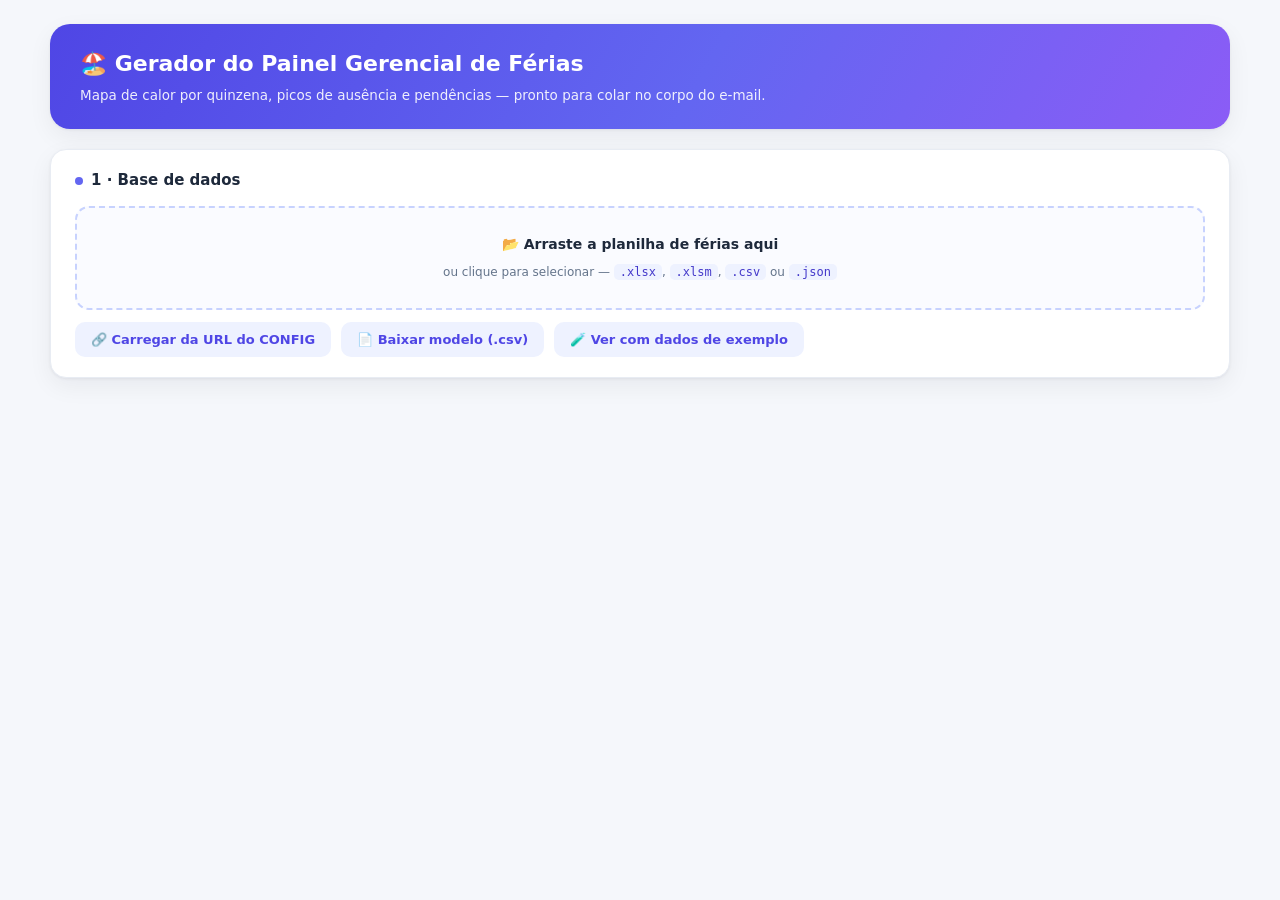
<file: ferias/gerador-dash-ferias.html>
<!DOCTYPE html>
<html lang="pt-BR">
<head>
<meta charset="UTF-8">
<meta name="viewport" content="width=device-width, initial-scale=1.0">
<title>Gerador do Painel de Férias • HTML para e-mail</title>
<style>
  :root{ --bg:#f5f7fb; --card:#fff; --ink:#1e293b; --muted:#64748b; --line:#e8ecf3;
    --shadow:0 1px 3px rgba(15,23,42,.06),0 8px 24px rgba(15,23,42,.06); }
  *{box-sizing:border-box;margin:0;padding:0}
  body{font-family:'Segoe UI',system-ui,-apple-system,sans-serif;background:var(--bg);color:var(--ink);padding:24px;line-height:1.45}
  .wrap{max-width:1180px;margin:0 auto}
  .hero{background:linear-gradient(120deg,#4f46e5,#6366f1 55%,#8b5cf6);color:#fff;border-radius:20px;padding:24px 30px;box-shadow:var(--shadow);margin-bottom:20px}
  .hero h1{font-size:22px;font-weight:700}
  .hero p{opacity:.9;font-size:13.5px;margin-top:6px}
  .card{background:var(--card);border:1px solid var(--line);border-radius:16px;box-shadow:var(--shadow);padding:20px 24px;margin-bottom:18px}
  h2{font-size:15px;font-weight:700;margin-bottom:14px;display:flex;align-items:center;gap:8px}
  h2 .dot{width:8px;height:8px;border-radius:50%;background:#6366f1}
  .btn{border:0;border-radius:10px;padding:10px 16px;font-size:13px;font-weight:700;cursor:pointer;font-family:inherit;background:#eef2ff;color:#4f46e5}
  .btn:hover{filter:brightness(.95)}
  .btn.primary{background:#4f46e5;color:#fff}
  .btn.ok{background:#059669;color:#fff}
  .row{display:flex;gap:10px;flex-wrap:wrap;align-items:center}
  .drop{border:2px dashed #c7d2fe;border-radius:14px;padding:26px;text-align:center;background:#fafbff;cursor:pointer;transition:.15s}
  .drop:hover,.drop.over{background:#eef2ff;border-color:#6366f1}
  .drop b{display:block;font-size:14px;margin-bottom:4px}
  .drop small{color:var(--muted);font-size:12px}
  .hidden{display:none}
  .msg{padding:10px 14px;border-radius:10px;font-size:12.5px;font-weight:600;margin-top:12px}
  .msg.err{background:#fee2e2;color:#b91c1c}
  .msg.ok{background:#ecfdf5;color:#047857}
  .msg.info{background:#eff6ff;color:#1d4ed8}
  table.map{width:100%;border-collapse:collapse;font-size:12.5px;margin-top:8px}
  table.map th{text-align:left;color:var(--muted);font-size:11px;text-transform:uppercase;letter-spacing:.4px;padding:7px 8px;border-bottom:2px solid var(--line)}
  table.map td{padding:6px 8px;border-bottom:1px solid var(--line)}
  table.map select{width:100%;padding:5px 8px;border:1px solid var(--line);border-radius:8px;font-family:inherit;font-size:12.5px;background:#fff;color:var(--ink)}
  .req{color:#dc2626;font-weight:700}
  iframe{width:100%;height:1900px;border:1px solid var(--line);border-radius:12px;background:#fff}
  code{background:#eef2ff;color:#4338ca;padding:1px 6px;border-radius:5px;font-size:12px}
  .steps{font-size:13px;color:var(--muted)}
  .steps li{margin:5px 0 5px 18px}
</style>
</head>
<body>
<div class="wrap">

  <div class="hero">
    <h1>🏖️ Gerador do Painel Gerencial de Férias</h1>
    <p>Mapa de calor por quinzena, picos de ausência e pendências — pronto para colar no corpo do e-mail.</p>
  </div>

  <div class="card">
    <h2><span class="dot"></span>1 · Base de dados</h2>
    <div id="drop" class="drop">
      <b>📂 Arraste a planilha de férias aqui</b>
      <small>ou clique para selecionar — <code>.xlsx</code>, <code>.xlsm</code>, <code>.csv</code> ou <code>.json</code></small>
      <input type="file" id="file" accept=".xlsx,.xlsm,.csv,.json" class="hidden">
    </div>
    <div class="row" style="margin-top:12px">
      <button class="btn" id="btnUrl">🔗 Carregar da URL do CONFIG</button>
      <button class="btn" id="btnModelo">📄 Baixar modelo (.csv)</button>
      <button class="btn" id="btnDemo">🧪 Ver com dados de exemplo</button>
    </div>
    <div id="msg"></div>
  </div>

  <div class="card hidden" id="cardMap">
    <h2><span class="dot"></span>2 · Conferência das colunas</h2>
    <p class="steps">Ajuste se a detecção automática errou. As marcadas com <span class="req">*</span> são obrigatórias.
      Informe <b>Data fim</b> <i>ou</i> <b>Dias</b> — o painel calcula o que faltar.</p>
    <table class="map"><thead><tr><th style="width:34%">Campo do painel</th><th>Coluna da sua planilha</th></tr></thead><tbody id="mapBody"></tbody></table>
    <div class="row" style="margin-top:14px"><button class="btn primary" id="btnGerar">📊 Gerar painel</button></div>
  </div>

  <div class="card hidden" id="cardOut">
    <h2><span class="dot"></span>3 · Painel gerado — exportar para e-mail</h2>
    <div class="row">
      <button class="btn ok" id="btnCopiar">📋 Copiar para colar no e-mail</button>
      <button class="btn primary" id="btnBaixar">⬇️ Baixar .html</button>
      <button class="btn" id="btnAbrir">🖥️ Abrir em nova aba</button>
    </div>
    <div id="msg2"></div>
    <ol class="steps" style="margin-top:14px">
      <li><b>Outlook:</b> clique em <b>Copiar</b>, abra uma nova mensagem e cole com <code>Ctrl+V</code> no corpo.</li>
      <li><b>Gmail:</b> use <b>Abrir em nova aba</b>, <code>Ctrl+A</code>, <code>Ctrl+C</code> e cole na mensagem.</li>
    </ol>
  </div>

  <div class="card hidden" id="cardPrev">
    <h2><span class="dot"></span>Pré-visualização — é exatamente o que chega no e-mail</h2>
    <iframe id="prev"></iframe>
  </div>

</div>

<script>
/* ══════════════════════════════════════════════════════════════════════════
   ▼▼▼  CONFIGURE AQUI  ▼▼▼
   ══════════════════════════════════════════════════════════════════════════ */
const CONFIG = {

  /* Caminho/URL da base. Deixe '' para escolher o arquivo pelo botão na tela.
     Só funciona servido por http — em file:// o navegador bloqueia a leitura. */
  fonte: '',

  titulo:  'Painel Gerencial de Férias',
  unidade: 'ETG 103ki',
  ciclo:   '',            // ex.: 'Ciclo 2026-2027'. Vazio = deduz da base.
  rodape:  'Painel Gerencial de Férias • ETG 103ki — contagem por pessoa presente em cada quinzena',

  regras: {
    /* Ausências simultâneas toleradas na mesma quinzena.
       Acima do limite a célula fica vermelha no mapa de calor.              */
    limiteTotal:   6,     // no time inteiro
    limitePorArea: 3,     // dentro de uma mesma área

    /* Regra N-40 do DRH — limite para lançar as férias no sistema:
         LIMITE = DATA DE RETORNO − (40 + DIAS DE FÉRIAS)
       Ou seja: 40 dias de antecedência contados a partir do INÍCIO do gozo,
       que por sua vez está "dias" antes do retorno.                        */
    diasApontamento: 40,

    /* Quantos dias antes do limite o lançamento entra como "programar" */
    avisoApontamento: 15,

    /* Para quem ainda não agendou não existe data de retorno. O painel projeta
       o retorno no limite legal (a data de VENCIMENTO do período concessivo)
       e usa DIAS VENCIDOS + DIAS PROPORCIONAIS como duração.
       Deixe false para deixar os pendentes fora da fila N-40.              */
    projetarPendentes: true,

    /* Quantas linhas nas tabelas de apoio */
    topPicos: 8,

    /* Recorta o mapa de calor. Vazio = usa todo o intervalo da base.
       Formato 'aaaa-mm'.                                                    */
    mesInicio: '',
    mesFim:    ''
  },

  /* null = detecção automática pelo cabeçalho. Para fixar:
       colunas: { colaborador:'NOME', inicio:'INÍCIO FÉRIAS', dias:'DIAS' }  */
  colunas: null
};
/* ══════════════════════════════════════════════════════════════════════════
   ▲▲▲  FIM DA CONFIGURAÇÃO  ▲▲▲
   ══════════════════════════════════════════════════════════════════════════ */


const CAMPOS = [
  {k:'colaborador', rot:'Colaborador',        req:true,  syn:['colaborador','nome','funcionario','empregado','pessoa','matricula','nomecolaborador']},
  {k:'area',        rot:'Área / Setor',       req:false, syn:['area','setor','departamento','equipe','time','grupo','celula','gerencia','local']},
  {k:'inicio',      rot:'Data de início',     req:true,  syn:['inicio','datainicio','iniciogozo','iniciogoso','dtinicio','saida','datasaida','inicioferias','de','from','comeco']},
  {k:'fim',         rot:'Data de fim',        req:false, syn:['fim','datafim','dtfim','termino','datatermino','fimferias','ate','retorno','dataretorno','volta']},
  {k:'dias',        rot:'Dias do período',    req:false, syn:['dias','qtddias','quantidadedias','diasgozo','diasferias','duracao','periodo','numerodias']},
  {k:'status',      rot:'Status do período',  req:false, syn:['status','situacao','condicao','estagio','aprovacao']},
  {k:'apontado',    rot:'Apontado no sistema',req:false, syn:['apontado','lancado','sistema','apontamento','lancamento','registrado','sap']},
  {k:'vencimento',  rot:'Limite / vencimento',req:false, syn:['vencimento','datalimite','limite','limiteconcessivo','periodoconcessivo','vencimentoferias','prazo']},
  {k:'diasVenc',    rot:'Dias vencidos',      req:false, syn:['diasvencido','diasvencidos','vencidos','diasemaberto']},
  {k:'diasProp',    rot:'Dias proporcionais', req:false, syn:['diasproporcionais','diasproporcional','proporcionais','proporcional']}
];

/* ───────────────────────── Utilitários ───────────────────────── */
const $ = s => document.querySelector(s);
const norm = s => String(s==null?'':s).trim().toLowerCase()
  .normalize('NFD').replace(/[̀-ͯ]/g,'').replace(/[^a-z0-9]/g,'');
const esc = s => String(s==null?'':s).replace(/[&<>"]/g,c=>({'&':'&amp;','<':'&lt;','>':'&gt;','"':'&quot;'}[c]));

function num(v){
  if(v==null||v==='') return null;
  if(typeof v==='number') return isFinite(v)?v:null;
  let s=String(v).trim().replace(/[^\d.,\-]/g,'');
  if(!s||s==='-') return null;
  const lv=s.lastIndexOf(','), lp=s.lastIndexOf('.');
  if(lv>lp)      s=s.replace(/\./g,'').replace(',','.');
  else if(lp>lv) s=s.replace(/,/g,'');
  else           s=s.replace(',','.');
  const n=parseFloat(s);
  return isFinite(n)?n:null;
}
const fmtInt = n => (n==null?'—':Math.round(n).toLocaleString('pt-BR'));
const fmtData = d => (d instanceof Date && !isNaN(d)) ? d.toLocaleDateString('pt-BR') : '—';
const MESES = ['jan','fev','mar','abr','mai','jun','jul','ago','set','out','nov','dez'];
const rotuloMes = (a,m) => MESES[m]+'/'+String(a).slice(-2);

function paraData(v){
  if(v==null||v==='') return null;
  if(v instanceof Date) return isNaN(v)?null:v;
  if(typeof v==='number' && v>20000 && v<70000) return new Date(Math.round((v-25569)*86400000));
  const s=String(v).trim();
  let m=s.match(/^(\d{1,2})[\/\-.](\d{1,2})[\/\-.](\d{2,4})/);
  if(m){ let a=+m[3]; if(a<100) a+=2000; const d=new Date(a,+m[2]-1,+m[1]); return isNaN(d)?null:d; }
  m=s.match(/^(\d{4})-(\d{2})-(\d{2})/);
  if(m){ const d=new Date(+m[1],+m[2]-1,+m[3]); return isNaN(d)?null:d; }
  const n=num(s); if(n!=null&&n>20000&&n<70000) return new Date(Math.round((n-25569)*86400000));
  return null;
}
const diaMes = (a,m) => new Date(a,m+1,0).getDate();
const dInt   = d => Date.UTC(d.getFullYear(), d.getMonth(), d.getDate())/86400000;
function msg(el,txt,tipo){ $(el).innerHTML = txt ? `<div class="msg ${tipo||'info'}">${txt}</div>` : ''; }

/* ───────────────────────── Leitura da base ───────────────────────── */
function lerCsv(texto){
  texto = texto.replace(/^﻿/,'');
  const prim = texto.split('\n')[0];
  const delim = (prim.match(/;/g)||[]).length >= (prim.match(/,/g)||[]).length ? ';' : ',';
  const linhas=[]; let linha=[], cur='', aspas=false;
  for(let i=0;i<texto.length;i++){
    const c=texto[i];
    if(aspas){ if(c==='"'){ if(texto[i+1]==='"'){cur+='"';i++;} else aspas=false; } else cur+=c; }
    else {
      if(c==='"') aspas=true;
      else if(c===delim){ linha.push(cur); cur=''; }
      else if(c==='\n'){ linha.push(cur); linhas.push(linha); linha=[]; cur=''; }
      else if(c!=='\r') cur+=c;
    }
  }
  if(cur!==''||linha.length){ linha.push(cur); linhas.push(linha); }
  return linhas;
}

async function descompactar(buffer){
  const dv=new DataView(buffer), u8=new Uint8Array(buffer);
  let eocd=-1;
  for(let i=u8.length-22;i>=0 && i>u8.length-66000;i--){ if(dv.getUint32(i,true)===0x06054b50){ eocd=i; break; } }
  if(eocd<0) throw new Error('Arquivo .xlsx inválido');
  const total=dv.getUint16(eocd+10,true);
  let off=dv.getUint32(eocd+16,true);
  const dec=new TextDecoder(), arquivos={};
  for(let k=0;k<total;k++){
    if(off+46>u8.length || dv.getUint32(off,true)!==0x02014b50) break;
    const metodo=dv.getUint16(off+10,true), compSize=dv.getUint32(off+20,true);
    const nomeLen=dv.getUint16(off+28,true), extraLen=dv.getUint16(off+30,true), cmtLen=dv.getUint16(off+32,true);
    const lho=dv.getUint32(off+42,true);
    const nome=dec.decode(u8.subarray(off+46,off+46+nomeLen));
    const ini=lho+30+dv.getUint16(lho+26,true)+dv.getUint16(lho+28,true);
    arquivos[nome]={metodo, dados:u8.subarray(ini,ini+compSize)};
    off += 46+nomeLen+extraLen+cmtLen;
  }
  const saida={};
  for(const [nome,a] of Object.entries(arquivos)){
    if(!/^xl\/(worksheets\/|sharedStrings|workbook)/i.test(nome)) continue;
    if(a.metodo===0){ saida[nome]=dec.decode(a.dados); continue; }
    if(a.metodo!==8) continue;
    if(typeof DecompressionStream!=='function')
      throw new Error('Este navegador não consegue ler .xlsx. Salve a planilha como .csv e tente de novo.');
    saida[nome] = await new Response(
      new Blob([a.dados]).stream().pipeThrough(new DecompressionStream('deflate-raw'))).text();
  }
  return saida;
}
const xmlDec = s => String(s).replace(/&lt;/g,'<').replace(/&gt;/g,'>').replace(/&quot;/g,'"')
  .replace(/&apos;/g,"'").replace(/&#(\d+);/g,(m,n)=>String.fromCharCode(+n)).replace(/&amp;/g,'&');
function colIdx(ref){ let n=0; for(const ch of ref){ if(ch<'A'||ch>'Z') break; n=n*26+(ch.charCodeAt(0)-64); } return n-1; }

async function lerXlsx(buffer){
  const arq=await descompactar(buffer);
  let compart=[];
  const ss=Object.keys(arq).find(f=>/sharedStrings\.xml$/i.test(f));
  if(ss) compart=[...arq[ss].matchAll(/<si\b[^>]*?(?:\/>|>([\s\S]*?)<\/si>)/g)]
    .map(m=>m[1]==null?'':[...m[1].matchAll(/<t[^>]*?(?:\/>|>([\s\S]*?)<\/t>)/g)].map(x=>xmlDec(x[1]||'')).join(''));
  const planilhas=Object.keys(arq).filter(f=>/^xl\/worksheets\/.*\.xml$/i.test(f))
    .sort((a,b)=>(+((a.match(/(\d+)\.xml$/)||[])[1]||0))-(+((b.match(/(\d+)\.xml$/)||[])[1]||0)));
  if(!planilhas.length) throw new Error('Nenhuma planilha encontrada no arquivo');
  const xml=arq[planilhas[0]], linhas=[];
  for(const lm of xml.matchAll(/<row\b[^>]*?(?:\/>|>([\s\S]*?)<\/row>)/g)){
    const linha=[];
    if(lm[1]==null){ linhas.push(linha); continue; }   // <row .../> vazia
    for(const cm of lm[1].matchAll(/<c\b([^>]*?)(?:\/>|>([\s\S]*?)<\/c>)/g)){
      const attrs=cm[1]||'', inner=cm[2]||'';
      const ref=(attrs.match(/r="([A-Z]+)\d+"/)||[])[1];
      const i=ref?colIdx(ref):linha.length;
      const t=(attrs.match(/t="([^"]+)"/)||[])[1];
      const v=inner.match(/<v>([\s\S]*?)<\/v>/), s=inner.match(/<t[^>]*>([\s\S]*?)<\/t>/);
      let val='';
      if(t==='s'&&v)                           val=compart[+v[1]]||'';
      else if((t==='inlineStr'||t==='str')&&s) val=xmlDec(s[1]);
      else if(v)                               val=xmlDec(v[1]);
      else if(s)                               val=xmlDec(s[1]);
      linha[i]=val;
    }
    linhas.push(linha);
  }
  return linhas;
}

/* ═══════════ Leitor da matriz "Planejamento de HC" ═══════════
   O plano de férias do ETG não é uma tabela: é uma matriz. Cada pessoa ocupa
   duas linhas (PLANO e REAL) e o calendário tem 4 colunas por mês (semanas).
   Dentro da grade os números são DIAS DO MÊS, lidos em pares início/fim.
   O par pode vir em duas células vizinhas (21 … 8), numa só ("13~17") ou com
   o "~" ocupando uma célula própria no meio (21 | ~ | 8).
   Devolve a base já normalizada em uma linha por período.               */
function nomeCol(i){ let s=''; i++; while(i){ const m=(i-1)%26; s=String.fromCharCode(65+m)+s; i=Math.floor((i-1)/26); } return s; }

const CAB_NORM = ['Colaborador','Area','Inicio','Fim','Dias','Status',
                  'Vencimento','Dias Vencido','Dias Proporcionais','IT','Matricula'];

function lerMatrizFerias(g){
  const inteiro = v => { const n=num(v); return (n!=null && Number.isInteger(n)) ? n : null; };

  /* 1. linha dos meses: valores 1..12 espaçados de 4 em 4.
        (a linha das semanas também tem 1..12, mas espaçada de 1)          */
  let linhaMes=-1;
  for(let r=0;r<Math.min(14,g.length);r++){
    const pos=[]; (g[r]||[]).forEach((v,c)=>{ const n=inteiro(v); if(n!=null&&n>=1&&n<=12) pos.push(c); });
    if(pos.length<6) continue;
    const vaos=pos.slice(1).map((c,i)=>c-pos[i]).sort((a,b)=>a-b);
    if(vaos[Math.floor(vaos.length/2)]>=3){ linhaMes=r; break; }
  }
  if(linhaMes<0) return null;

  /* 2. linha dos anos, acima da dos meses */
  let linhaAno=-1;
  for(let r=linhaMes-1;r>=0;r--){
    if((g[r]||[]).some(v=>{ const n=inteiro(v); return n!=null&&n>=2000&&n<=2100; })){ linhaAno=r; break; }
  }
  if(linhaAno<0) return null;

  const anos=[]; (g[linhaAno]||[]).forEach((v,c)=>{ const n=inteiro(v); if(n!=null&&n>=2000&&n<=2100) anos.push([c,n]); });
  const meses=[]; (g[linhaMes]||[]).forEach((v,c)=>{ const n=inteiro(v); if(n!=null&&n>=1&&n<=12) meses.push([c,n]); });
  anos.sort((a,b)=>a[0]-b[0]); meses.sort((a,b)=>a[0]-b[0]);
  if(!anos.length || !meses.length) return null;

  const anoDe = col => { let a=anos[0][1]; for(const [c,v] of anos) if(c<=col) a=v; return a; };
  const grade={};
  meses.forEach(([c,m],i)=>{
    const prox = i+1<meses.length ? meses[i+1][0] : c+4;
    for(let cc=c; cc<prox; cc++) grade[cc]={ano:anoDe(c), mes:m-1};
  });
  const dataDe=(col,dia)=>{
    const gm=grade[col]; if(!gm) return null;
    const d=new Date(gm.ano, gm.mes, dia);
    return (d.getMonth()===gm.mes && d.getDate()===dia) ? d : null;
  };

  /* 3. cabeçalho do bloco de identificação */
  let linhaCab=-1, cNome=-1, cArea=-1, cVenc=-1, cDVenc=-1, cProp=-1, cIt=-1, cMat=-1;
  for(let r=0;r<Math.min(14,g.length);r++){
    /* densifica: a leitura do xlsx devolve arrays esparsos e .map()
       preserva os buracos, deixando undefined no lugar do texto        */
    const bruta=g[r]||[], row=[];
    for(let i=0;i<bruta.length;i++) row[i]=norm(bruta[i]);
    const i=row.indexOf('nome');
    if(i<0) continue;
    linhaCab=r; cNome=i;
    cArea =row.indexOf('area');
    cVenc =row.indexOf('vencimento');
    cDVenc=row.findIndex(h=>h.startsWith('diasvencid'));
    cProp =row.findIndex(h=>h.startsWith('diasproporc'));
    cIt   =row.indexOf('it');
    cMat  =row.findIndex(h=>h==='mat'||h==='matricula');
    break;
  }
  if(cNome<0) return null;

  /* 4. coluna que marca PLANO / REAL */
  let cTipo=-1;
  for(let r=linhaCab+1;r<g.length && cTipo<0;r++)
    (g[r]||[]).forEach((v,c)=>{ if(cTipo<0 && norm(v)==='plano') cTipo=c; });
  if(cTipo<0) return null;

  /* 5. varredura das pessoas */
  const linhas=[], problemas=[], pessoas=[];
  const anota=(nome,cel,txt)=>problemas.push({nome,cel,txt});
  let areaAtual='', atual=null;

  for(let r=linhaCab+1;r<g.length;r++){
    const row=g[r]||[];
    const a=String(row[cArea]??'').trim();
    if(a) areaAtual=a;
    const nome=String(row[cNome]??'').trim();
    const tipo=norm(row[cTipo]);
    if(tipo!=='plano' && tipo!=='real') continue;

    if(nome && tipo==='plano'){
      const venc=paraData(row[cVenc]);
      atual={
        nome, area:areaAtual||'SEM ÁREA',
        vencBruto: row[cVenc], venc,
        diasVenc: num(row[cDVenc]), prop: num(row[cProp]),
        it: row[cIt]??'', mat: row[cMat]??'',
        blocos:0, dias:0
      };
      pessoas.push(atual);
      if(row[cVenc]!=null && String(row[cVenc]).trim()!=='' && !venc)
        anota(nome, nomeCol(cVenc)+(r+1), `VENCIMENTO não é uma data válida: "${row[cVenc]}"`);
    }
    if(!atual) continue;

    /* tokens da grade */
    const toks=[];
    for(let c=meses[0][0]; c<row.length; c++){
      if(!grade[c]) continue;
      const v=row[c]; if(v==null) continue;
      const s=String(v).trim();
      if(s==='' || /^[~\-–]$/.test(s)) continue;          // conector visual
      const par=s.match(/^(\d{1,2})\s*[~\-–]\s*(\d{1,2})$/);
      if(par){ toks.push({c, d1:+par[1], d2:+par[2]}); continue; }
      const n=num(s);
      if(n!=null && Number.isInteger(n) && n>=1 && n<=31){ toks.push({c, d1:n, d2:null}); continue; }
      anota(atual.nome, nomeCol(c)+(r+1), `valor não reconhecido no calendário: "${s}"`);
    }

    /* pares início/fim */
    const marca = tipo==='real' ? 'Realizado' : 'Planejado';
    for(let i=0;i<toks.length;){
      const t=toks[i]; let c1=t.c,d1=t.d1,c2,d2;
      if(t.d2!=null){ c2=t.c; d2=t.d2; i++; }
      else if(i+1<toks.length && toks[i+1].d2==null){ c2=toks[i+1].c; d2=toks[i+1].d1; i+=2; }
      else { c2=t.c; d2=t.d1; i++;
        anota(atual.nome, nomeCol(c1)+(r+1), `dia ${d1} sem par de término — tratado como período de 1 dia`); }

      const ini=dataDe(c1,d1), fim=dataDe(c2,d2);
      if(!ini||!fim){
        anota(atual.nome, nomeCol(c1)+(r+1), `data inválida no calendário (dia ${!ini?d1:d2} não existe nesse mês)`);
        continue;
      }
      if(fim<ini){
        anota(atual.nome, nomeCol(c1)+(r+1), `término ${fmtData(fim)} anterior ao início ${fmtData(ini)}`);
        continue;
      }
      const dias=Math.round((dInt(fim)-dInt(ini)))+1;
      atual.blocos++; atual.dias+=dias;
      linhas.push([atual.nome, atual.area, ini, fim, dias, marca,
                   atual.venc||'', atual.diasVenc??'', atual.prop??'', atual.it, atual.mat]);
    }
  }

  /* 6. pessoas sem nenhum período entram como pendentes */
  for(const p of pessoas) if(!p.blocos)
    linhas.push([p.nome, p.area, '', '', '', 'Pendente',
                 p.venc||'', p.diasVenc??'', p.prop??'', p.it, p.mat]);

  if(!pessoas.length) return null;

  /* 7. conferências de consistência */
  for(const p of pessoas){
    if(p.vencBruto==null || String(p.vencBruto).trim()==='')
      anota(p.nome,'—','sem data de VENCIMENTO preenchida');
    if(p.diasVenc==null)
      anota(p.nome,'—','sem DIAS VENCIDO preenchido');
    /* direito = dias vencidos + dias proporcionais; comparar só com os
       vencidos acusaria como erro quem tem saldo proporcional a gozar   */
    const direito = (p.diasVenc??0) + (p.prop??0);
    if(p.blocos && direito>0 && p.dias>direito)
      anota(p.nome,'—',`${p.dias} dias agendados contra ${direito} de direito `
                      +`(${p.diasVenc??0} vencidos + ${p.prop??0} proporcionais)`);
  }

  return {cabecalho:CAB_NORM, linhas, problemas, pessoas,
          resumo:{pessoas:pessoas.length, comPlano:pessoas.filter(p=>p.blocos).length,
                  periodos:linhas.filter(l=>l[2]!=='').length, meses:Object.keys(grade).length/4|0}};
}

function paraTabela(dados){
  if(Array.isArray(dados) && dados.length && !Array.isArray(dados[0]) && typeof dados[0]==='object'){
    const cab=[...new Set(dados.flatMap(o=>Object.keys(o)))];
    return {cabecalho:cab, linhas:dados.map(o=>cab.map(c=>o[c]))};
  }
  const linhas=dados.filter(l=>l&&l.some(c=>String(c==null?'':c).trim()!==''));
  if(linhas.length<2) throw new Error('A base precisa ter um cabeçalho e ao menos uma linha de dados');
  return {cabecalho:linhas[0].map(c=>String(c==null?'':c).trim()), linhas:linhas.slice(1)};
}

function detectar(cabecalho){
  const cab=cabecalho.map(norm), mapa={}, usados=new Set();
  for(const campo of CAMPOS){
    let achou=-1;
    for(const s of campo.syn){ const i=cab.indexOf(s); if(i>=0&&!usados.has(i)){ achou=i; break; } }
    if(achou<0) for(const s of campo.syn){
      const i=cab.findIndex((h,j)=>!usados.has(j)&&h&&s.length>=4&&(h.startsWith(s)||h.includes(s)));
      if(i>=0){ achou=i; break; }
    }
    if(achou>=0){ mapa[campo.k]=achou; usados.add(achou); }
  }
  if(CONFIG.colunas) for(const [k,nome] of Object.entries(CONFIG.colunas)){
    if(!nome) continue;
    const i=cab.indexOf(norm(nome));
    if(i>=0) mapa[k]=i; else console.warn('Coluna do CONFIG não encontrada:',nome);
  }
  return mapa;
}

/* Regra N-40 do DRH: limite = retorno − (40 + dias de férias).
   Os 40 dias de antecedência valem a partir do início do gozo, e o início
   está "dias" antes do retorno — por isso os dois se somam.              */
function limiteN40(retorno, dias){
  if(!retorno) return null;
  const d = Math.round(CONFIG.regras.diasApontamento + (dias||0));
  return new Date(retorno.getFullYear(), retorno.getMonth(), retorno.getDate()-d);
}

/* ═════════════ Cálculo: períodos → quinzenas ═════════════ */
function calcular(tabela, mapa){
  const R=CONFIG.regras, hoje=new Date();
  const val=(l,k)=> mapa[k]!=null ? l[mapa[k]] : null;

  /* 1. períodos válidos */
  const periodos=[];
  const semData=[];
  for(const l of tabela.linhas){
    const nome=String(val(l,'colaborador')??'').trim();
    if(!nome) continue;
    const area   = String(val(l,'area')??'').trim().toUpperCase() || 'SEM ÁREA';
    const status = String(val(l,'status')??'').trim();
    const inicio = paraData(val(l,'inicio'));
    let   fim    = paraData(val(l,'fim'));
    const dias   = num(val(l,'dias'));

    const dVenc = num(val(l,'diasVenc')), dProp = num(val(l,'diasProp'));
    if(!inicio){
      semData.push({nome, area, status, vencimento:paraData(val(l,'vencimento')),
                    diasVenc:dVenc, diasProp:dProp});
      continue;
    }
    if(!fim && dias!=null && dias>0) fim = new Date(inicio.getFullYear(),inicio.getMonth(),inicio.getDate()+dias-1);
    if(!fim) fim = inicio;
    if(fim<inicio){ const t=fim; fim=inicio; inicio=t; }

    const apontadoRaw = norm(val(l,'apontado')??'');
    const apontado = ['sim','s','x','ok','true','1','apontado','lancado','concluido'].includes(apontadoRaw);
    const nDias = dias!=null ? dias : (dInt(fim)-dInt(inicio)+1);

    /* N-40: volta no dia seguinte ao fim; o limite recua 40 dias + a duração */
    const retorno = new Date(fim.getFullYear(),fim.getMonth(),fim.getDate()+1);

    periodos.push({
      nome, area, status, inicio, fim, retorno,
      dias: nDias,
      apontado, temColunaApont: mapa.apontado!=null,
      limiteApont: limiteN40(retorno, nDias),
      projetado: false,
      vencimento: paraData(val(l,'vencimento'))
    });
  }
  if(!periodos.length) throw new Error('Nenhum período com data de início válida foi encontrado');

  /* 2. eixo de quinzenas */
  let ini = periodos.reduce((a,p)=>p.inicio<a?p.inicio:a, periodos[0].inicio);
  let fimG= periodos.reduce((a,p)=>p.fim   >a?p.fim   :a, periodos[0].fim);
  if(R.mesInicio){ const m=R.mesInicio.split('-'); ini =new Date(+m[0],+m[1]-1,1); }
  if(R.mesFim)   { const m=R.mesFim.split('-');    fimG=new Date(+m[0],+m[1],0); }

  const quinzenas=[];
  let a=ini.getFullYear(), m=ini.getMonth();
  while(a<fimG.getFullYear() || (a===fimG.getFullYear() && m<=fimG.getMonth())){
    const ultimo=diaMes(a,m);
    quinzenas.push({ano:a,mes:m,metade:1,rotulo:rotuloMes(a,m),faixa:'1–15',
      ini:new Date(a,m,1),  fim:new Date(a,m,15)});
    quinzenas.push({ano:a,mes:m,metade:2,rotulo:rotuloMes(a,m),faixa:'16–'+ultimo,
      ini:new Date(a,m,16), fim:new Date(a,m,ultimo)});
    if(++m>11){ m=0; a++; }
  }

  /* 3. áreas (ordenadas por volume) */
  const contArea={};
  periodos.forEach(p=>contArea[p.area]=(contArea[p.area]||0)+1);
  let areas=Object.keys(contArea).sort((x,y)=>contArea[y]-contArea[x]);
  let outras=[];
  if(areas.length>7){ outras=areas.slice(7); areas=areas.slice(0,7); }
  const areaCol = ar => outras.includes(ar) ? 'OUTRAS' : ar;
  const colunas = outras.length ? areas.concat('OUTRAS') : areas;

  /* 4. ocupação de cada quinzena */
  for(const q of quinzenas){
    const qi=dInt(q.ini), qf=dInt(q.fim);
    const pessoas=new Map();                       // nome → área (distinto por pessoa)
    const porArea={}; colunas.forEach(c=>porArea[c]=new Set());
    for(const p of periodos){
      if(dInt(p.inicio)<=qf && dInt(p.fim)>=qi){
        pessoas.set(p.nome,p.area);
        porArea[areaCol(p.area)].add(p.nome);
      }
    }
    q.total   = pessoas.size;
    q.porArea = {}; colunas.forEach(c=>q.porArea[c]=porArea[c].size);
    q.nomes   = [...pessoas.keys()].sort();
    q.excede  = q.total > R.limiteTotal || colunas.some(c=>q.porArea[c] > R.limitePorArea);
  }

  /* 5. indicadores */
  const nomes = [...new Set(periodos.map(p=>p.nome))];
  const semAgenda = [...new Map(semData.map(s=>[s.nome,s])).values()]
    .filter(s=>!nomes.includes(s.nome));
  const pico = quinzenas.reduce((a,q)=>q.total>a.total?q:a, quinzenas[0]);
  const picos = quinzenas.filter(q=>q.excede)
    .sort((x,y)=>y.total-x.total).slice(0,R.topPicos);

  /* ── Fila N-40: tudo que ainda precisa ser lançado no sistema ──
     Períodos agendados que ainda não voltaram, mais — quando configurado —
     os pendentes, com retorno projetado no vencimento legal.            */
  const fila = [];
  for(const p of periodos){
    if(p.apontado) continue;               // já lançado
    if(p.fim < hoje) continue;             // férias já ocorreram
    if(!p.limiteApont) continue;
    fila.push({nome:p.nome, area:p.area, dias:p.dias, retorno:p.retorno,
               limite:p.limiteApont, projetado:false});
  }
  if(R.projetarPendentes) for(const s of semAgenda){
    if(!s.vencimento) continue;            // sem data limite não dá para projetar
    const dias = (s.diasVenc??0) + (s.diasProp??0);
    if(dias<=0) continue;
    fila.push({nome:s.nome, area:s.area, dias, retorno:s.vencimento,
               limite:limiteN40(s.vencimento, dias), projetado:true});
  }
  /* Retorno já no passado é outra coisa: o período concessivo estourou e não
     existe mais "40 dias de antecedência" a cumprir. Fica na fila, mas no fim
     e sem contagem regressiva — senão um vencimento de 2016 vira "3808 dias
     de atraso" e sepulta o caso que ainda dá para resolver.               */
  fila.forEach(f => f.concessivoVencido = f.retorno < hoje);
  fila.sort((x,y)=> (x.concessivoVencido?1:0)-(y.concessivoVencido?1:0) || x.limite-y.limite);

  const acionaveis = fila.filter(f=>!f.concessivoVencido);
  const atrasados  = acionaveis.filter(f=>f.limite < hoje);
  const proximo    = acionaveis.find(f=>f.limite >= hoje) || null;
  const apontar    = fila.slice(0,R.topPicos);

  const vencidos = periodos.filter(p=>p.vencimento && p.vencimento<p.inicio).length;

  /* quinzenas futuras com mais folga — onde encaixar quem ainda não agendou */
  const folgas = quinzenas
    .filter(q => q.fim >= hoje && q.total < R.limiteTotal)
    .sort((x,y)=> x.total-y.total || dInt(x.ini)-dInt(y.ini))
    .slice(0,6)
    .sort((x,y)=> dInt(x.ini)-dInt(y.ini));

  return {
    periodos, quinzenas, colunas, picos, apontar, semAgenda, pico, vencidos, folgas,
    fila, atrasados, proximo,
    temApont: mapa.apontado!=null,
    kpi:{
      pessoas:   nomes.length + semAgenda.length,
      agendadas: nomes.length,
      periodos:  periodos.length,
      pendentes: semAgenda.length,
      pico:      pico.total,
      picoRot:   pico.rotulo+' · '+pico.faixa,
      excedidas: quinzenas.filter(q=>q.excede).length,
      vazias:    quinzenas.filter(q=>q.total===0).length,
      atrasados: atrasados.length,
      naFila:    fila.length,
      proximoRot: proximo ? fmtData(proximo.limite) : '—'
    }
  };
}

/* ═════════════ Renderização segura para e-mail ═════════════ */
const C = {
  bg:'#f5f7fb', card:'#ffffff', ink:'#1e293b', muted:'#64748b', line:'#e8ecf3',
  indigo:'#4f46e5', roxo:'#6366f1', verde:'#059669', ambar:'#d97706', vermelho:'#dc2626', ciano:'#0891b2'
};
const FONTE = "font-family:'Segoe UI',Arial,Helvetica,sans-serif;";
const M = 760;

/* Escala do mapa de calor, escalonada no limite e não proporcional.
   Com limites pequenos (2 por área) uma escala proporcional pintaria
   1 pessoa de amarelo, alarmando quase tudo. Aqui só chega em âmbar
   quem realmente encostou no limite.                                   */
const CALOR = {
  vazio:    {bg:'#f8fafc', cor:'#cbd5e1'},
  folgado:  {bg:'#dcfce7', cor:'#15803d'},
  ocupado:  {bg:'#fef9c3', cor:'#a16207'},
  noLimite: {bg:'#fed7aa', cor:'#c2410c'},
  acima:    {bg:'#fecaca', cor:'#b91c1c'},
  critico:  {bg:'#dc2626', cor:'#ffffff'}
};
function corCalor(n, limite){
  if(!n) return CALOR.vazio;
  const L = Math.max(1, limite);
  if(n <  L)        return n <= L/2 ? CALOR.folgado : CALOR.ocupado;
  if(n === L)       return CALOR.noLimite;
  if(n <= L*1.5)    return CALOR.acima;
  return                   CALOR.critico;
}

function bloco(titulo, corDot, conteudo){
  return `<table role="presentation" width="100%" cellpadding="0" cellspacing="0" border="0" style="background:${C.card};border:1px solid ${C.line};border-radius:14px;">
    <tr><td style="padding:20px 22px;">
      <table role="presentation" width="100%" cellpadding="0" cellspacing="0" border="0"><tr>
        <td width="12" style="width:12px;vertical-align:middle;"><div style="width:8px;height:8px;background:${corDot||C.roxo};border-radius:50%;font-size:0;line-height:0;">&nbsp;</div></td>
        <td style="${FONTE}font-size:14px;font-weight:bold;color:${C.ink};">${titulo}</td>
      </tr></table>
      <div style="height:14px;line-height:14px;font-size:0;">&nbsp;</div>
      ${conteudo}
    </td></tr></table>`;
}
function cartaoKpi(icone, valor, rotulo, cor){
  return `<table role="presentation" width="100%" cellpadding="0" cellspacing="0" border="0" style="background:${C.card};border:1px solid ${C.line};border-radius:14px;">
    <tr>
      <td width="5" bgcolor="${cor}" style="width:5px;background:${cor};border-radius:14px 0 0 14px;font-size:0;line-height:0;">&nbsp;</td>
      <td style="padding:16px 18px;${FONTE}">
        <div style="font-size:18px;line-height:22px;">${icone}</div>
        <div style="font-size:28px;line-height:32px;font-weight:bold;color:${cor};padding-top:4px;">${valor}</div>
        <div style="font-size:11px;color:${C.muted};font-weight:bold;text-transform:uppercase;letter-spacing:.4px;padding-top:5px;">${rotulo}</div>
      </td>
    </tr></table>`;
}
function tabelaDados(colunas, linhas){
  const th=colunas.map(c=>`<th align="${c.al||'left'}" style="${FONTE}font-size:10px;color:${C.muted};text-transform:uppercase;letter-spacing:.4px;padding:7px 8px;border-bottom:2px solid ${C.line};font-weight:bold;">${c.t}</th>`).join('');
  const tr=linhas.map(l=>`<tr>${l.map((c,i)=>`<td align="${colunas[i].al||'left'}" style="${FONTE}font-size:11.5px;color:${C.ink};padding:8px;border-bottom:1px solid ${C.line};">${c}</td>`).join('')}</tr>`).join('');
  return `<table role="presentation" width="100%" cellpadding="0" cellspacing="0" border="0" style="border-collapse:collapse;"><thead><tr>${th}</tr></thead><tbody>${tr}</tbody></table>`;
}
const selo = (t,bg,cor) => `<span style="background:${bg};color:${cor};padding:3px 9px;border-radius:20px;font-size:10.5px;font-weight:bold;white-space:nowrap;">${t}</span>`;
const etiqueta = t => `<span style="background:#eef2ff;color:${C.indigo};padding:2px 8px;border-radius:20px;font-size:10.5px;font-weight:bold;white-space:nowrap;">${esc(t)}</span>`;

/* ── O mapa de calor: um mês por bloco de duas linhas (1ª e 2ª quinzena) ── */
function mapaCalor(d){
  const R=CONFIG.regras, cols=d.colunas;
  const larguraArea = 34, larguraTotal = 42, larguraMes = 52, larguraFaixa = 46;
  const larguraNomes = M - 2*22 - larguraMes - larguraFaixa - cols.length*larguraArea - larguraTotal;

  const cab = `<tr>
    <th width="${larguraMes}" align="left"  style="width:${larguraMes}px;${FONTE}font-size:10px;color:${C.muted};text-transform:uppercase;letter-spacing:.3px;padding:6px 4px;border-bottom:2px solid ${C.line};font-weight:bold;">Mês</th>
    <th width="${larguraFaixa}" align="center" style="width:${larguraFaixa}px;${FONTE}font-size:10px;color:${C.muted};text-transform:uppercase;padding:6px 2px;border-bottom:2px solid ${C.line};font-weight:bold;">Dias</th>
    ${cols.map(c=>`<th width="${larguraArea}" align="center" style="width:${larguraArea}px;${FONTE}font-size:9px;color:${C.muted};padding:6px 2px;border-bottom:2px solid ${C.line};font-weight:bold;">${esc(c.length>7?c.slice(0,7):c)}</th>`).join('')}
    <th width="${larguraTotal}" align="center" style="width:${larguraTotal}px;${FONTE}font-size:10px;color:${C.ink};text-transform:uppercase;padding:6px 2px;border-bottom:2px solid ${C.line};font-weight:bold;">Total</th>
    <th align="left" style="${FONTE}font-size:10px;color:${C.muted};text-transform:uppercase;padding:6px 8px;border-bottom:2px solid ${C.line};font-weight:bold;">Quem está de férias</th>
  </tr>`;

  const linhas = d.quinzenas.map((q,i)=>{
    const primeira = q.metade===1;
    const topo = primeira ? `border-top:2px solid ${C.line};` : '';
    const ct = corCalor(q.total, R.limiteTotal);

    const celulasArea = d.colunas.map(c=>{
      const n=q.porArea[c], ca=corCalor(n, R.limitePorArea);
      return `<td align="center" bgcolor="${ca.bg}" style="background:${ca.bg};${FONTE}font-size:11px;font-weight:bold;color:${ca.cor};padding:6px 2px;${topo}">${n||'·'}</td>`;
    }).join('');

    let nomes = q.nomes;
    let txtNomes = '';
    if(nomes.length){
      const mostra = nomes.slice(0,4).map(n=>esc(n.split(' ')[0]));
      txtNomes = mostra.join(', ') + (nomes.length>4 ? ` <span style="color:${C.muted};">+${nomes.length-4}</span>` : '');
    } else {
      txtNomes = `<span style="color:#cbd5e1;">—</span>`;
    }

    return `<tr>
      <td style="${FONTE}font-size:11px;font-weight:bold;color:${primeira?C.ink:'#94a3b8'};padding:6px 4px;${topo}">${primeira?esc(q.rotulo):''}</td>
      <td align="center" style="${FONTE}font-size:10px;color:${C.muted};padding:6px 2px;${topo}">${q.faixa}</td>
      ${celulasArea}
      <td align="center" bgcolor="${ct.bg}" style="background:${ct.bg};${FONTE}font-size:12px;font-weight:bold;color:${ct.cor};padding:6px 2px;${topo}">${q.total||'·'}</td>
      <td style="${FONTE}font-size:10px;color:${C.ink};padding:6px 8px;${topo}">${txtNomes}</td>
    </tr>`;
  }).join('');

  const legenda = `<div style="height:12px;font-size:0;line-height:12px;">&nbsp;</div>
    <table role="presentation" cellpadding="0" cellspacing="0" border="0"><tr>
      ${[[CALOR.folgado.bg,'Folgado'],[CALOR.ocupado.bg,'Ocupado'],[CALOR.noLimite.bg,'No limite'],
         [CALOR.acima.bg,'Acima do limite'],[CALOR.critico.bg,'Crítico']]
        .map(([bg,t])=>`<td style="padding-right:14px;${FONTE}font-size:10px;color:${C.muted};white-space:nowrap;">
            <span style="display:inline-block;width:11px;height:11px;background:${bg};border:1px solid ${C.line};border-radius:3px;">&nbsp;</span>&nbsp;${t}</td>`).join('')}
    </tr></table>
    <p style="${FONTE}font-size:10.5px;color:${C.muted};margin:8px 0 0;line-height:1.5;">
      Cor por ocupação: colunas de área contra o limite de <b>${R.limitePorArea}</b> por área,
      coluna Total contra o limite de <b>${R.limiteTotal}</b> no time.
      Cada pessoa conta uma vez por quinzena em que está ausente ao menos um dia.
    </p>`;

  return `<table role="presentation" width="100%" cellpadding="0" cellspacing="0" border="0" style="border-collapse:collapse;">
    <thead>${cab}</thead><tbody>${linhas}</tbody></table>${legenda}`;
}

function montarEmail(d){
  const k=d.kpi, R=CONFIG.regras, hoje=new Date().toLocaleDateString('pt-BR');
  const meia=Math.floor((M-16)/2);

  const ciclo = CONFIG.ciclo || (d.quinzenas.length
    ? d.quinzenas[0].rotulo+' a '+d.quinzenas[d.quinzenas.length-1].rotulo : '');

  const terco = Math.floor((M-2*14)/3);
  const kpis=[
    cartaoKpi('👥', fmtInt(k.pessoas),   'Colaboradores',              C.indigo),
    cartaoKpi('✅', fmtInt(k.periodos),  'Períodos agendados',         C.verde),
    cartaoKpi('⏳', fmtInt(k.pendentes), 'Pendentes de agendamento',   C.ciano),
    cartaoKpi('📈', fmtInt(k.pico),      'Pico simultâneo — '+k.picoRot, C.ambar),
    cartaoKpi('🚨', fmtInt(k.excedidas), 'Quinzenas acima do limite',  '#c2410c'),
    cartaoKpi('📮', fmtInt(k.atrasados),
              `Limite N-${R.diasApontamento} vencido${k.proximoRot!=='—'?' · próx. '+k.proximoRot:''}`,
              C.vermelho)
  ];
  const linhaKpi = ks => `<tr>
    <td width="${terco}" valign="top" style="width:${terco}px;padding-bottom:14px;">${ks[0]}</td>
    <td width="14" style="width:14px;font-size:0;">&nbsp;</td>
    <td width="${terco}" valign="top" style="width:${terco}px;padding-bottom:14px;">${ks[1]}</td>
    <td width="14" style="width:14px;font-size:0;">&nbsp;</td>
    <td width="${terco}" valign="top" style="width:${terco}px;padding-bottom:14px;">${ks[2]}</td>
  </tr>`;
  const blocoKpi = `<table role="presentation" width="100%" cellpadding="0" cellspacing="0" border="0">
    ${linhaKpi(kpis.slice(0,3))}${linhaKpi(kpis.slice(3,6))}</table>`;

  /* Picos de risco */
  const colsPico=[{t:'Quinzena'},{t:'Total',al:'center'},{t:'Onde estoura'},{t:'Quem está fora'}];
  const linhasPico=d.picos.map(q=>{
    const estoura=[];
    if(q.total>R.limiteTotal) estoura.push(selo('Time '+q.total+'/'+R.limiteTotal,'#fee2e2',C.vermelho));
    d.colunas.forEach(c=>{ if(q.porArea[c]>R.limitePorArea)
      estoura.push(selo(esc(c)+' '+q.porArea[c]+'/'+R.limitePorArea,'#ffedd5','#c2410c')); });
    return [
      `<b>${esc(q.rotulo)}</b> <span style="color:${C.muted};">${q.faixa}</span>`,
      `<b style="color:${C.vermelho};">${q.total}</b>`,
      estoura.join(' '),
      `<span style="font-size:10.5px;">${esc(q.nomes.slice(0,5).map(n=>n.split(' ')[0]).join(', '))}${q.nomes.length>5?' +'+(q.nomes.length-5):''}</span>`
    ];
  });
  const blocoPicos = bloco('Picos de ausência — quinzenas acima do limite', C.vermelho,
    linhasPico.length ? tabelaDados(colsPico,linhasPico)
      : `<p style="${FONTE}font-size:12px;color:${C.muted};margin:0;">Nenhuma quinzena ultrapassa os limites de ${R.limitePorArea} por área e ${R.limiteTotal} no time. Escala equilibrada.</p>`);

  /* Fila de apontamento — regra N-40 do DRH */
  const hojeD=new Date();
  const aviso=new Date(hojeD.getFullYear(),hojeD.getMonth(),hojeD.getDate()+R.avisoApontamento);
  const colsAp=[{t:'Área'},{t:'Colaborador'},{t:'Dias',al:'center'},{t:'Retorno',al:'center'},
                {t:`Limite N-${R.diasApontamento}`,al:'center'},{t:'Status',al:'center'}];
  const linhasAp=d.apontar.map(p=>{
    const atrasado = p.limite < hojeD, perto = !atrasado && p.limite <= aviso;
    const dias = Math.round((dInt(p.limite)-dInt(hojeD)));
    const cor = p.concessivoVencido ? C.muted : atrasado ? C.vermelho : perto ? '#b45309' : C.ink;
    return [
      etiqueta(p.area),
      `<b>${esc(p.nome)}</b>${p.projetado?` <span style="color:${C.muted};font-size:10px;">projetado</span>`:''}`,
      fmtInt(p.dias),
      fmtData(p.retorno),
      `<span style="color:${cor};font-weight:bold;">${fmtData(p.limite)}</span>`,
      p.concessivoVencido ? selo('⚫ Concessivo vencido','#f1f5f9',C.muted)
      : atrasado ? selo(`🔴 ${Math.abs(dias)} d em atraso`,'#fee2e2',C.vermelho)
      : perto    ? selo(`🟡 faltam ${dias} d`,'#fef3c7','#b45309')
                 : selo('🟢 No prazo','#dcfce7',C.verde)
    ];
  });
  const blocoApont = bloco(`Fila de lançamento no sistema — regra N-${R.diasApontamento} (DRH)`,
    d.atrasados.length?C.vermelho:C.ambar,
    (linhasAp.length ? tabelaDados(colsAp,linhasAp)
      : `<p style="${FONTE}font-size:12px;color:${C.muted};margin:0;">Nada pendente de lançamento.</p>`) +
    `<p style="${FONTE}font-size:11px;color:${C.muted};margin:10px 0 0;line-height:1.5;">
      <b>Limite = data de retorno − (${R.diasApontamento} + dias de férias)</b> — os ${R.diasApontamento} dias
      de antecedência do DRH contam a partir do início do gozo, que está "dias" antes do retorno.
      ${d.fila.some(f=>f.projetado)?` Quem ainda não agendou entra como <b>projetado</b>: o retorno é estimado no vencimento do período concessivo e a duração em dias vencidos + proporcionais.`:''}
      ${d.fila.some(f=>f.concessivoVencido)?` <b>${fmtInt(d.fila.filter(f=>f.concessivoVencido).length)}</b> com o período concessivo já vencido vão para o fim da fila e sem contagem regressiva — ali o prazo do DRH não se aplica mais, o caso é regularizar com o RH.`:''}
      ${d.fila.length>linhasAp.length?` Mostrando ${linhasAp.length} de ${d.fila.length}.`:''}
    </p>`);

  /* Pendentes de agendamento */
  const colsPend=[{t:'Área'},{t:'Colaborador'},{t:'Vencimento',al:'center'}];
  const linhasPend=d.semAgenda.slice(0,12).map(s=>{
    const venc=s.vencimento, atrasado = venc && venc<new Date();
    return [
      etiqueta(s.area||'SEM ÁREA'),
      `<b>${esc(s.nome)}</b>`,
      venc ? `<span style="color:${atrasado?C.vermelho:C.ink};font-weight:bold;">${fmtData(venc)}${atrasado?' ⚠️':''}</span>` : '—'
    ];
  });
  /* Onde há folga para encaixar quem ainda não agendou */
  const sugestao = d.folgas.length
    ? `<div style="height:14px;line-height:14px;font-size:0;">&nbsp;</div>
       <p style="${FONTE}font-size:11px;color:${C.muted};margin:0 0 8px;font-weight:bold;text-transform:uppercase;letter-spacing:.3px;">Quinzenas com folga para encaixar</p>
       <table role="presentation" cellpadding="0" cellspacing="0" border="0"><tr>
         ${d.folgas.map(q=>{
           const vagas = R.limiteTotal - q.total;
           return `<td style="padding:0 8px 0 0;">
             <table role="presentation" cellpadding="0" cellspacing="0" border="0" style="background:${CALOR.folgado.bg};border-radius:10px;">
               <tr><td align="center" style="padding:8px 10px;${FONTE}">
                 <div style="font-size:11px;font-weight:bold;color:${C.ink};white-space:nowrap;">${esc(q.rotulo)}</div>
                 <div style="font-size:9.5px;color:${C.muted};padding-top:1px;white-space:nowrap;">${q.faixa}</div>
                 <div style="font-size:10px;font-weight:bold;color:${CALOR.folgado.cor};padding-top:3px;white-space:nowrap;">${vagas} vaga${vagas>1?'s':''}</div>
               </td></tr></table></td>`;
         }).join('')}
       </tr></table>`
    : '';

  const blocoPend = bloco('Pendentes de agendamento', C.indigo,
    (linhasPend.length ? tabelaDados(colsPend,linhasPend)
      : `<p style="${FONTE}font-size:12px;color:${C.muted};margin:0;">Todo o time já tem férias agendadas.</p>`) + sugestao);

  /* Inconsistências encontradas na base */
  const probs = d.problemas || [];
  const colsProb=[{t:'Colaborador'},{t:'Célula',al:'center'},{t:'O que está errado'}];
  const linhasProb=probs.slice(0,14).map(p=>[
    `<b>${esc(p.nome)}</b>`,
    p.cel && p.cel!=='—' ? `<code style="background:#f1f5f9;padding:1px 5px;border-radius:4px;font-size:10.5px;">${esc(p.cel)}</code>` : `<span style="color:${C.muted};">—</span>`,
    esc(p.txt)
  ]);
  const blocoProb = probs.length
    ? bloco(`Inconsistências na base — ${fmtInt(probs.length)} encontrada(s)`, C.ambar,
        tabelaDados(colsProb,linhasProb) +
        (probs.length>14?`<p style="${FONTE}font-size:11px;color:${C.muted};margin:10px 0 0;">e mais ${probs.length-14} — corrija as de cima primeiro.</p>`:'') +
        `<p style="${FONTE}font-size:11px;color:${C.muted};margin:10px 0 0;line-height:1.5;">A referência de célula aponta direto na planilha de origem. Períodos com data inválida ficaram <b>fora</b> do mapa de calor.</p>`)
    : bloco('Consistência da base', C.verde,
        `<p style="${FONTE}font-size:12px;color:${C.muted};margin:0;">Nenhuma inconsistência encontrada na leitura do calendário.</p>`);

  return `<!DOCTYPE html>
<html lang="pt-BR"><head><meta charset="UTF-8">
<meta name="viewport" content="width=device-width,initial-scale=1.0">
<title>${esc(CONFIG.titulo)} • ${esc(CONFIG.unidade)}</title></head>
<body style="margin:0;padding:0;background:${C.bg};">
<table role="presentation" width="100%" cellpadding="0" cellspacing="0" border="0" style="background:${C.bg};">
<tr><td align="center" style="padding:24px 10px;">
<table role="presentation" width="${M}" cellpadding="0" cellspacing="0" border="0" style="width:${M}px;max-width:100%;">

  <tr><td bgcolor="${C.indigo}" style="background:${C.indigo};border-radius:16px;padding:24px 28px;">
    <div style="${FONTE}font-size:21px;font-weight:bold;color:#ffffff;line-height:1.3;">🏖️ ${esc(CONFIG.titulo)} &nbsp;•&nbsp; ${esc(CONFIG.unidade)}</div>
    <div style="${FONTE}font-size:12.5px;color:#e0e7ff;padding-top:7px;">
      ${esc(ciclo)} &nbsp;|&nbsp; ${fmtInt(k.periodos)} períodos de ${fmtInt(k.agendadas)} pessoas &nbsp;|&nbsp; Base de ${hoje}
    </div>
  </td></tr>
  <tr><td style="height:20px;font-size:0;line-height:20px;">&nbsp;</td></tr>

  <tr><td>${blocoKpi}</td></tr>

  <tr><td>${bloco('Mapa de ausências por quinzena', C.roxo, mapaCalor(d))}</td></tr>
  <tr><td style="height:16px;font-size:0;line-height:16px;">&nbsp;</td></tr>

  <tr><td>${blocoPicos}</td></tr>
  <tr><td style="height:16px;font-size:0;line-height:16px;">&nbsp;</td></tr>

  <tr><td>${blocoApont}</td></tr>
  <tr><td style="height:16px;font-size:0;line-height:16px;">&nbsp;</td></tr>

  <tr><td>${blocoPend}</td></tr>
  <tr><td style="height:16px;font-size:0;line-height:16px;">&nbsp;</td></tr>

  <tr><td>${blocoProb}</td></tr>

  <tr><td align="center" style="${FONTE}font-size:11px;color:${C.muted};padding:20px 10px 0;">${esc(CONFIG.rodape)}</td></tr>

</table>
</td></tr></table>
</body></html>`;
}

/* ───────────────────────── Fluxo da tela ───────────────────────── */
let TABELA=null, HTML='', PROBLEMAS=[];

async function carregarArquivo(file){
  msg('#msg','Lendo arquivo…','info');
  try{
    let dados;
    if(/\.csv$/i.test(file.name))       dados=lerCsv(await file.text());
    else if(/\.json$/i.test(file.name)) dados=JSON.parse(await file.text());
    else                                dados=await lerXlsx(await file.arrayBuffer());
    receber(dados, file.name);
  }catch(e){ console.error(e); msg('#msg','❌ '+e.message,'err'); }
}
async function carregarUrl(){
  if(!CONFIG.fonte){ msg('#msg','Nenhuma URL definida. Preencha <code>CONFIG.fonte</code> no topo do arquivo ou selecione a planilha acima.','err'); return; }
  msg('#msg','Buscando <code>'+esc(CONFIG.fonte)+'</code>…','info');
  try{
    const r=await fetch(CONFIG.fonte,{cache:'no-store'});
    if(!r.ok) throw new Error('HTTP '+r.status+' ao buscar a base');
    let dados;
    if(/\.json($|\?)/i.test(CONFIG.fonte))     dados=await r.json();
    else if(/\.csv($|\?)/i.test(CONFIG.fonte)) dados=lerCsv(await r.text());
    else                                       dados=await lerXlsx(await r.arrayBuffer());
    receber(dados, CONFIG.fonte);
  }catch(e){
    console.error(e);
    msg('#msg','❌ '+e.message+'<br><br>Se você abriu este arquivo direto do disco (<code>file://</code>), o navegador bloqueia a leitura da base. Sirva a pasta por http ou use o seletor de arquivo acima.','err');
  }
}
function receber(dados, origem){
  PROBLEMAS=[];
  const matriz = (Array.isArray(dados) && Array.isArray(dados[0])) ? lerMatrizFerias(dados) : null;
  if(matriz){
    TABELA={cabecalho:matriz.cabecalho, linhas:matriz.linhas};
    PROBLEMAS=matriz.problemas;
    const r=matriz.resumo;
    msg('#msg',`✅ Reconhecido o <b>plano de férias em matriz</b> de <b>${esc(origem)}</b>:
      <b>${r.pessoas}</b> colaboradores, <b>${r.comPlano}</b> com férias agendadas,
      <b>${r.periodos}</b> período(s) no calendário.
      ${PROBLEMAS.length?`<br>⚠️ <b>${PROBLEMAS.length}</b> inconsistência(s) — vão listadas no painel.`:''}
      <br><button class="btn" id="btnNorm" style="margin-top:8px">⬇️ Baixar base normalizada (.csv)</button>`,'ok');
    $('#btnNorm').onclick=baixarNormalizada;
  } else {
    TABELA=paraTabela(dados);
    msg('#msg',`✅ <b>${TABELA.linhas.length}</b> linha(s) lida(s) de <b>${esc(origem)}</b> — ${TABELA.cabecalho.length} colunas.`,'ok');
  }
  montarMapa(detectar(TABELA.cabecalho));
  $('#cardMap').classList.remove('hidden');
  $('#cardMap').scrollIntoView({behavior:'smooth',block:'nearest'});
}

/* Exporta a matriz já achatada em uma linha por período — base auditável */
function baixarNormalizada(){
  const cel=v => v instanceof Date ? fmtData(v) : String(v==null?'':v);
  const csv=[TABELA.cabecalho].concat(TABELA.linhas.map(l=>l.map(cel)))
    .map(l=>l.map(c=>/[";\n]/.test(c)?'"'+c.replace(/"/g,'""')+'"':c).join(';')).join('\r\n');
  const a=document.createElement('a');
  a.href=URL.createObjectURL(new Blob(['﻿'+csv],{type:'text/csv;charset=utf-8'}));
  a.download='base_ferias_normalizada_'+new Date().toISOString().slice(0,10)+'.csv';
  a.click(); URL.revokeObjectURL(a.href);
}
function montarMapa(mapa){
  $('#mapBody').innerHTML = CAMPOS.map(c=>{
    const opts=['<option value="">— não usar —</option>'].concat(
      TABELA.cabecalho.map((h,i)=>`<option value="${i}"${mapa[c.k]===i?' selected':''}>${esc(h||('coluna '+(i+1)))}</option>`)).join('');
    return `<tr><td><b>${c.rot}</b>${c.req?' <span class="req">*</span>':''}</td><td><select data-campo="${c.k}">${opts}</select></td></tr>`;
  }).join('');
}
function gerar(){
  const mapa={};
  document.querySelectorAll('#mapBody select').forEach(s=>{ if(s.value!=='') mapa[s.dataset.campo]=+s.value; });
  const faltando=CAMPOS.filter(c=>c.req&&mapa[c.k]==null).map(c=>c.rot);
  if(faltando.length){ msg('#msg','❌ Selecione a coluna de: <b>'+faltando.join(', ')+'</b>','err'); return; }
  if(mapa.fim==null && mapa.dias==null){
    msg('#msg','❌ Informe a coluna de <b>Data de fim</b> ou a de <b>Dias do período</b> — sem uma das duas não dá para saber até quando a pessoa fica fora.','err'); return;
  }
  try{
    const d=calcular(TABELA,mapa);
    d.problemas=PROBLEMAS;
    HTML=montarEmail(d);
    $('#prev').srcdoc=HTML;
    $('#cardOut').classList.remove('hidden');
    $('#cardPrev').classList.remove('hidden');
    msg('#msg',`✅ Painel gerado: <b>${d.periodos.length}</b> período(s), <b>${d.quinzenas.length}</b> quinzenas, pico de <b>${d.kpi.pico}</b> pessoa(s) em ${d.kpi.picoRot}.`,'ok');
    $('#cardOut').scrollIntoView({behavior:'smooth',block:'start'});
  }catch(e){ console.error(e); msg('#msg','❌ Erro ao gerar: '+e.message,'err'); }
}
async function copiar(){
  try{
    await navigator.clipboard.write([new ClipboardItem({
      'text/html': new Blob([HTML],{type:'text/html'}),
      'text/plain':new Blob([HTML],{type:'text/plain'})})]);
    msg('#msg2','✅ Copiado! Abra uma nova mensagem no Outlook e cole com <code>Ctrl+V</code> no corpo do e-mail.','ok');
  }catch(e){
    msg('#msg2','⚠️ O navegador bloqueou a cópia automática. Use <b>Abrir em nova aba</b>, <code>Ctrl+A</code>, <code>Ctrl+C</code> e cole no e-mail.','err');
  }
}
function baixar(){
  const a=document.createElement('a');
  a.href=URL.createObjectURL(new Blob([HTML],{type:'text/html;charset=utf-8'}));
  a.download='painel_ferias_'+new Date().toISOString().slice(0,10)+'.html';
  a.click(); URL.revokeObjectURL(a.href);
  msg('#msg2','✅ Arquivo baixado.','ok');
}
function abrir(){ const w=window.open('','_blank'); w.document.write(HTML); w.document.close(); }

const CAB_MODELO=['Colaborador','Area','Inicio','Fim','Dias','Status','Apontado','Vencimento'];
const LINHAS_DEMO=[
  ['Erick','NMG','17/08/2026','15/09/2026',30,'Agendado','Nao','31/12/2026'],
  ['Nishida','I/H','03/08/2026','17/08/2026',15,'Agendado','Sim','31/12/2026'],
  ['Jefferson Vilela','NMG','17/08/2026','26/08/2026',10,'Agendado','Nao','31/12/2026'],
  ['Vanessa Pires','CTRL','10/08/2026','19/08/2026',10,'Agendado','Nao','31/12/2026'],
  ['Carol','CTRL','10/08/2026','13/09/2026',35,'Agendado','Sim','31/12/2026'],
  ['Davi Prado','FND/USI/MMO','01/08/2026','10/08/2026',10,'Agendado','Nao','31/12/2026'],
  ['Marcelo Ito','FND/USI/MMO','20/08/2026','29/08/2026',10,'Agendado','Nao','31/12/2026'],
  ['Jessica Souza','CTRL','24/08/2026','07/09/2026',15,'Agendado','Nao','31/12/2026'],
  ['Renato Lima','NMG','28/08/2026','11/09/2026',15,'Agendado','Nao','31/12/2026'],
  ['Guilherme','I/H','05/07/2026','03/08/2026',30,'Agendado','Nao','30/09/2026'],
  ['Tanaka','I/H','12/07/2026','26/07/2026',15,'Agendado','Sim','30/09/2026'],
  ['Agenor','I/H','20/09/2026','04/10/2026',15,'Agendado','Nao','31/12/2026'],
  ['Nelton','I/H','01/10/2026','30/10/2026',30,'Agendado','Nao','31/12/2026'],
  ['William Nakahara','I/H','15/11/2026','29/11/2026',15,'Agendado','Nao','31/01/2027'],
  ['Sergio Kawase','GESTAO','05/12/2026','03/01/2027',30,'Agendado','Nao','31/01/2027'],
  ['Kogure','GESTAO','','','','Pendente','','30/11/2026'],
  ['Lenonn','I/H','','','','Pendente','','31/10/2026'],
  ['Paulo Menezes','O/S','','','','Pendente','','31/12/2026']
];

$('#drop').onclick=()=>$('#file').click();
$('#file').onchange=e=>{ if(e.target.files[0]) carregarArquivo(e.target.files[0]); };
['dragenter','dragover'].forEach(ev=>$('#drop').addEventListener(ev,e=>{e.preventDefault();$('#drop').classList.add('over');}));
['dragleave','drop'].forEach(ev=>$('#drop').addEventListener(ev,e=>{e.preventDefault();$('#drop').classList.remove('over');}));
$('#drop').addEventListener('drop',e=>{ const f=e.dataTransfer.files[0]; if(f) carregarArquivo(f); });

$('#btnUrl').onclick=carregarUrl;
$('#btnGerar').onclick=gerar;
$('#btnCopiar').onclick=copiar;
$('#btnBaixar').onclick=baixar;
$('#btnAbrir').onclick=abrir;

$('#btnModelo').onclick=()=>{
  const csv=[CAB_MODELO].concat(LINHAS_DEMO)
    .map(l=>l.map(c=>/[";\n]/.test(String(c))?'"'+String(c).replace(/"/g,'""')+'"':c).join(';')).join('\r\n');
  const a=document.createElement('a');
  a.href=URL.createObjectURL(new Blob(['﻿'+csv],{type:'text/csv;charset=utf-8'}));
  a.download='modelo_base_ferias.csv'; a.click(); URL.revokeObjectURL(a.href);
  msg('#msg','✅ Modelo baixado. Preencha com a sua base e envie de volta aqui.','ok');
};
$('#btnDemo').onclick=()=>{ receber([CAB_MODELO].concat(LINHAS_DEMO),'dados de exemplo'); setTimeout(gerar,60); };

if(CONFIG.fonte) carregarUrl();
</script>
</body>
</html>
</file>
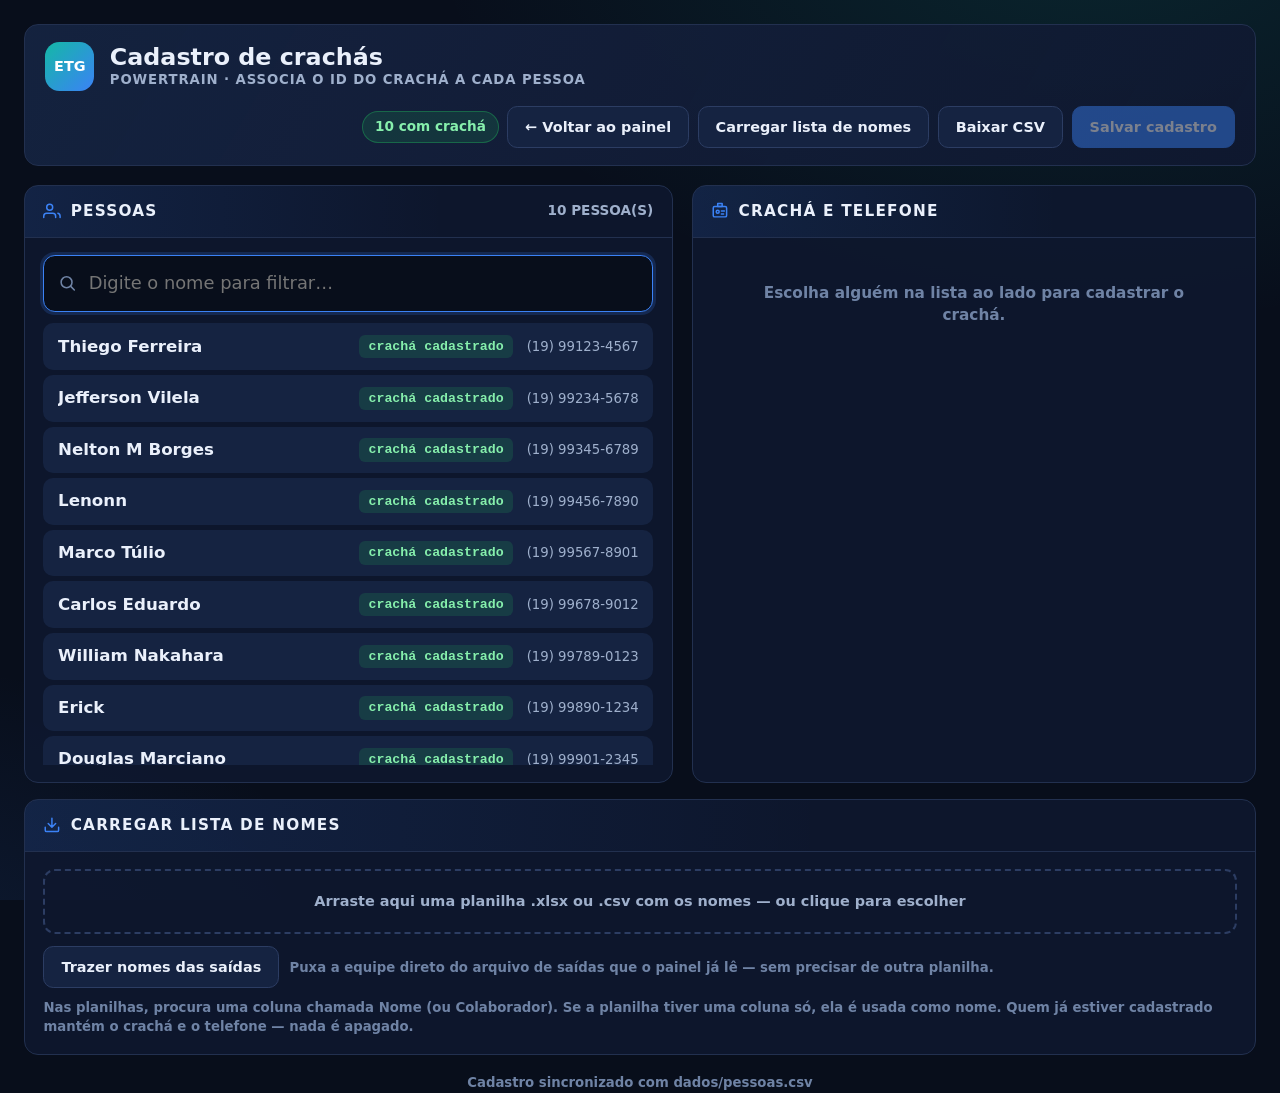
<file: powertrain-ausencias/cadastro.html>
<!doctype html>
<html lang="pt-BR">
<head>
<meta charset="utf-8" />
<meta name="viewport" content="width=device-width, initial-scale=1.0" />
<title>Cadastro de crachás — Powertrain</title>
<meta name="color-scheme" content="dark" />
<link rel="icon" href="data:image/svg+xml,%3Csvg xmlns='http://www.w3.org/2000/svg' viewBox='0 0 100 100'%3E%3Crect width='100' height='100' rx='22' fill='%2314b8a6'/%3E%3Ctext x='50' y='68' font-family='Arial,sans-serif' font-size='44' font-weight='bold' fill='white' text-anchor='middle'%3EID%3C/text%3E%3C/svg%3E" />

<style>
/* ══════════════════════════════════════════════════════════════════════
   CADASTRO DE CRACHÁS — associa o ID do crachá a cada pessoa da lista.
   Feito para ser tocado com o teclado: o leitor RFID é um teclado.
   ══════════════════════════════════════════════════════════════════════ */
*,*::before,*::after{box-sizing:border-box;margin:0;padding:0}
:root{
  --bg:#080e1b; --panel:#0f1830; --panel-2:#152341; --line:#22304f; --line-2:#2c3d63;
  --txt:#eaf0fb; --muted:#9fb0cc; --faint:#6f83a5;
  --brand:#3b82f6; --ok:#22c55e; --warn:#f59e0b; --bad:#ef4444; --accent:#14b8a6;
  --radius:14px; --font:'Segoe UI',system-ui,-apple-system,Roboto,Helvetica,Arial,sans-serif;
}
html{font-size:16px} @media (min-width:1200px){html{font-size:17px}}
html,body{height:100%}
body{font-family:var(--font);color:var(--txt);line-height:1.45;
  background:radial-gradient(1100px 700px at 85% -10%,rgba(20,184,166,.14),transparent 60%),
             radial-gradient(900px 600px at -10% 110%,rgba(59,130,246,.12),transparent 55%),var(--bg);
  background-attachment:fixed;padding:1.4rem;display:flex;flex-direction:column;gap:1.1rem;align-items:center}
button{font:inherit;cursor:pointer;border:none;background:none;color:inherit}
input{font:inherit}
::-webkit-scrollbar{width:9px} ::-webkit-scrollbar-thumb{background:var(--line-2);border-radius:20px}

.topo{width:100%;max-width:74rem;display:flex;align-items:center;gap:.9rem;flex-wrap:wrap;
  padding:1rem 1.2rem;border-radius:var(--radius);background:linear-gradient(120deg,rgba(21,35,65,.95),rgba(15,24,48,.9));
  border:1px solid var(--line)}
.logo{width:2.9rem;height:2.9rem;border-radius:.85rem;display:grid;place-items:center;flex:none;
  background:linear-gradient(135deg,var(--accent),var(--brand));color:#fff;font-weight:800;font-size:.85rem}
.topo h1{font-size:1.4rem;font-weight:800;line-height:1.1}
.topo p{font-size:.78rem;color:var(--muted);font-weight:600;letter-spacing:.9px;text-transform:uppercase}
.topo .dir{margin-left:auto;display:flex;gap:.5rem;align-items:center;flex-wrap:wrap}

.btn{padding:.55rem 1rem;border-radius:.6rem;font-weight:800;font-size:.85rem;
  background:var(--panel-2);border:1px solid var(--line-2);transition:.15s}
.btn:hover{background:var(--line)}
.btn.primario{background:var(--brand);border-color:var(--brand);color:#fff}
.btn.primario:hover{filter:brightness(1.12)}
.btn:disabled{opacity:.45;cursor:not-allowed}

.placar{display:flex;gap:.5rem;flex-wrap:wrap}
.placar span{font-size:.8rem;font-weight:800;padding:.3rem .7rem;border-radius:2rem;
  background:var(--panel-2);border:1px solid var(--line)}
.placar .falta{background:rgba(245,158,11,.16);border-color:rgba(245,158,11,.35);color:#fcd34d}
.placar .pronto{background:rgba(34,197,94,.14);border-color:rgba(34,197,94,.35);color:#86efac}

.corpo{width:100%;max-width:74rem;display:grid;grid-template-columns:1fr;gap:1.1rem}
.cartao{border-radius:var(--radius);background:rgba(15,24,48,.85);border:1px solid var(--line);overflow:hidden}
.cartao h2{display:flex;align-items:center;gap:.55rem;padding:.85rem 1.1rem;font-size:.9rem;font-weight:800;
  letter-spacing:1.2px;text-transform:uppercase;border-bottom:1px solid var(--line);
  background:linear-gradient(90deg,rgba(59,130,246,.12),transparent 65%)}
.cartao h2 svg{width:1.05rem;height:1.05rem;color:var(--brand)}
.cartao h2 .n{margin-left:auto;font-size:.8rem;letter-spacing:0;color:var(--muted)}
.cartao .dentro{padding:1rem 1.1rem}

/* busca + lista */
.busca{position:relative;margin-bottom:.7rem}
.busca input{width:100%;padding:.85rem 1rem .85rem 2.6rem;border-radius:.7rem;font-size:1.05rem;
  background:var(--bg);border:1px solid var(--line-2);color:var(--txt)}
.busca input:focus{outline:none;border-color:var(--brand);box-shadow:0 0 0 3px rgba(59,130,246,.18)}
.busca svg{position:absolute;left:.85rem;top:50%;transform:translateY(-50%);width:1.1rem;height:1.1rem;color:var(--faint)}

.lista{max-height:26rem;overflow-y:auto;display:flex;flex-direction:column;gap:.3rem}
/* com o teclado virtual no ar, a lista encolhe para não ficar atrás dele */
body.tecl-aberto .lista{max-height:max(9rem, calc(100vh - var(--tecl-alt, 0px) - 19rem))}
.pessoa{display:grid;grid-template-columns:1fr auto auto;gap:.8rem;align-items:center;
  padding:.6rem .8rem;border-radius:.6rem;background:var(--panel-2);border:1px solid transparent;
  cursor:pointer;transition:.12s;text-align:left;width:100%}
.pessoa:hover{border-color:var(--line-2)}
.pessoa.marcada{border-color:var(--brand);background:rgba(59,130,246,.14)}
.pessoa .nm{font-weight:700;font-size:.98rem;overflow:hidden;text-overflow:ellipsis;white-space:nowrap}
.pessoa .id{font-family:ui-monospace,Consolas,monospace;font-size:.78rem;font-weight:700;
  padding:.12rem .55rem;border-radius:.35rem;background:rgba(34,197,94,.15);color:#86efac;white-space:nowrap}
.pessoa .id.sem{background:rgba(245,158,11,.15);color:#fcd34d}
.pessoa .fone{font-size:.78rem;color:var(--muted);font-variant-numeric:tabular-nums;white-space:nowrap}
.pessoa .fone.semfone{color:#fcd34d;font-weight:700}
.placar #chipSemFone{cursor:pointer}
.placar #chipSemFone:hover{filter:brightness(1.25)}
.nada{padding:1.6rem;text-align:center;color:var(--faint);font-weight:600;font-size:.9rem}

/* edição */
.editor{display:none}
.editor.on{display:block}
.quem{display:flex;align-items:center;gap:.8rem;margin-bottom:1rem}
.quem .av{width:3rem;height:3rem;border-radius:.8rem;display:grid;place-items:center;flex:none;
  font-weight:800;color:#08101f;background:linear-gradient(135deg,var(--accent),var(--brand))}
.quem .nome{font-size:1.35rem;font-weight:800;line-height:1.15}
.quem .sub{font-size:.8rem;color:var(--muted);font-weight:600}
.campo{margin-bottom:.9rem}
.campo label{display:block;font-size:.75rem;font-weight:800;letter-spacing:1px;text-transform:uppercase;
  color:var(--muted);margin-bottom:.35rem}
.campo input{width:100%;padding:.8rem .9rem;border-radius:.65rem;font-size:1.05rem;
  background:var(--bg);border:1px solid var(--line-2);color:var(--txt)}
.campo input:focus{outline:none;border-color:var(--accent);box-shadow:0 0 0 3px rgba(20,184,166,.18)}
.campo input.esperando{border-color:var(--accent);animation:pisca 1.4s ease-in-out infinite}
@keyframes pisca{50%{box-shadow:0 0 0 4px rgba(20,184,166,.22)}}
.campo .dica{font-size:.76rem;color:var(--faint);font-weight:600;margin-top:.3rem}
.campo .dica b{color:var(--accent)}
.acoes{display:flex;gap:.6rem;margin-top:1.1rem}
.aviso{padding:.6rem .8rem;border-radius:.55rem;font-size:.85rem;font-weight:700;margin-bottom:.8rem;display:none}
.aviso.on{display:block}
.aviso.erro{background:rgba(239,68,68,.15);color:#fca5a5}
.aviso.alerta{background:rgba(245,158,11,.15);color:#fcd34d}

.recado{width:100%;max-width:74rem;padding:.7rem 1rem;border-radius:.6rem;font-size:.85rem;
  font-weight:700;display:none}
.recado.on{display:block}
.recado.ok{background:rgba(34,197,94,.14);color:#86efac;border:1px solid rgba(34,197,94,.3)}
.recado.ruim{background:rgba(239,68,68,.14);color:#fca5a5;border:1px solid rgba(239,68,68,.3)}

.solta{border:2px dashed var(--line-2);border-radius:.7rem;padding:1.2rem;text-align:center;
  color:var(--muted);font-weight:700;font-size:.85rem;cursor:pointer;transition:.15s}
.solta:hover,.solta.sobre{border-color:var(--accent);background:rgba(20,184,166,.08);color:var(--txt)}
.rodape{width:100%;max-width:74rem;font-size:.78rem;color:var(--faint);font-weight:600;text-align:center}
@media (min-width:1000px){ .corpo{grid-template-columns:1.15fr 1fr} }
</style>
</head>
<body>

<header class="topo">
  <div class="logo">ETG</div>
  <div>
    <h1>Cadastro de crachás</h1>
    <p>Powertrain · associa o ID do crachá a cada pessoa</p>
  </div>
  <div class="dir">
    <div class="placar" id="placar"></div>
    <button class="btn" id="btnVoltar">← Voltar ao painel</button>
    <button class="btn" id="btnLista">Carregar lista de nomes</button>
    <button class="btn" id="btnBaixar">Baixar CSV</button>
    <button class="btn primario" id="btnSalvar">Salvar cadastro</button>
  </div>
</header>

<div class="recado" id="recado"></div>

<div class="corpo">
  <section class="cartao">
    <h2>
      <svg viewBox="0 0 24 24" fill="none" stroke="currentColor" stroke-width="2" stroke-linecap="round" stroke-linejoin="round"><path d="M17 21v-2a4 4 0 0 0-4-4H5a4 4 0 0 0-4 4v2"/><circle cx="9" cy="7" r="4"/><path d="M23 21v-2a4 4 0 0 0-3-3.87"/></svg>
      Pessoas <span class="n" id="contaLista"></span>
    </h2>
    <div class="dentro">
      <div class="busca">
        <svg viewBox="0 0 24 24" fill="none" stroke="currentColor" stroke-width="2" stroke-linecap="round"><circle cx="11" cy="11" r="7"/><path d="m21 21-4.3-4.3"/></svg>
        <input id="busca" placeholder="Digite o nome para filtrar…" autocomplete="off" autofocus
               data-rotulo="Nome da pessoa" />
      </div>
      <div class="lista" id="lista"></div>
    </div>
  </section>

  <section class="cartao">
    <h2>
      <svg viewBox="0 0 24 24" fill="none" stroke="currentColor" stroke-width="2" stroke-linecap="round" stroke-linejoin="round"><rect x="3" y="6" width="18" height="14" rx="2"/><path d="M9 2h6v4H9z"/><circle cx="9" cy="13" r="2"/><path d="M14 12h4M14 16h3"/></svg>
      Crachá e telefone
    </h2>
    <div class="dentro">
      <div id="semSelecao" class="nada">Escolha alguém na lista ao lado para cadastrar o crachá.</div>

      <div class="editor" id="editor">
        <div class="quem">
          <div class="av" id="edAv">—</div>
          <div>
            <div class="nome" id="edNome">—</div>
            <div class="sub" id="edSub"></div>
          </div>
        </div>

        <div class="aviso" id="edAviso"></div>

        <div class="campo">
          <label for="edId">ID do crachá</label>
          <input id="edId" class="esperando" type="password" placeholder="Encoste o crachá no leitor…"
                 autocomplete="new-password" data-rotulo="ID do crachá" />
          <div class="dica">O leitor digita sozinho — o número fica <b>escondido</b> de propósito.
            Sem leitor, dá para digitar e teclar Enter.</div>
        </div>

        <div class="campo">
          <label for="edFone">Telefone <span style="color:var(--faint);font-weight:600">(opcional)</span></label>
          <input id="edFone" placeholder="(19) 99123-4567" autocomplete="off" inputmode="tel"
                 data-teclado="numero" data-rotulo="Telefone" />
          <div class="dica">Usado no QR de WhatsApp do painel. Pode deixar em branco.</div>
        </div>

        <div class="campo">
          <label for="edDepto">Departamento <span style="color:var(--faint);font-weight:600">(opcional)</span></label>
          <input id="edDepto" placeholder="I/H, NMG, OUTSOURCE…" autocomplete="off" />
        </div>

        <div class="acoes">
          <button class="btn primario" id="edSalvar">Salvar pessoa</button>
          <button class="btn" id="edLimpar">Tirar crachá</button>
          <button class="btn" id="edFechar">Fechar</button>
        </div>
      </div>
    </div>
  </section>
</div>

<div class="corpo" style="margin-top:-.2rem">
  <section class="cartao" style="grid-column:1/-1">
    <h2>
      <svg viewBox="0 0 24 24" fill="none" stroke="currentColor" stroke-width="2" stroke-linecap="round" stroke-linejoin="round"><path d="M21 15v4a2 2 0 0 1-2 2H5a2 2 0 0 1-2-2v-4"/><path d="M7 10l5 5 5-5M12 15V3"/></svg>
      Carregar lista de nomes
    </h2>
    <div class="dentro">
      <div class="solta" id="solta">
        Arraste aqui uma planilha <b>.xlsx</b> ou <b>.csv</b> com os nomes — ou clique para escolher
        <input type="file" id="arq" accept=".xlsx,.csv,.txt" hidden />
      </div>
      <div style="margin-top:.7rem;display:flex;gap:.6rem;align-items:center;flex-wrap:wrap">
        <button class="btn" id="btnDasSaidas">Trazer nomes das saídas</button>
        <span class="dica" style="font-size:.78rem;color:var(--faint);font-weight:600">
          Puxa a equipe direto do arquivo de saídas que o painel já lê — sem precisar de outra planilha.
        </span>
      </div>
      <div class="dica" style="font-size:.78rem;color:var(--faint);font-weight:600;margin-top:.6rem">
        Nas planilhas, procura uma coluna chamada <b>Nome</b> (ou <b>Colaborador</b>). Se a planilha
        tiver uma coluna só, ela é usada como nome. Quem já estiver cadastrado <b>mantém</b> o crachá
        e o telefone — nada é apagado.
      </div>
    </div>
  </section>
</div>

<div class="rodape" id="rodape"></div>

<script>
/* ══════════════════════════════════════════════════════════════════════
   CONFIGURAÇÃO
   ══════════════════════════════════════════════════════════════════════ */
const CFG = {
  arquivoPessoas: 'dados/pessoas.csv',
  apiPessoas:     'api/pessoas',
  arquivoSaidas:  'api/saidas',      // mesma rota do painel: .xlsx ou .csv
  painel:         'index.html',
};

/* ══════════════════════════════════════════════════════════════════════
   APOIO
   ══════════════════════════════════════════════════════════════════════ */
const $ = id => document.getElementById(id);
const esc = s => (s||'').toString().replace(/[&<>"]/g,c=>({'&':'&amp;','<':'&lt;','>':'&gt;','"':'&quot;'}[c]));
const chave = s => (s||'').toString().normalize('NFD').replace(/[\u0300-\u036f]/g,'')
                    .toLowerCase().replace(/\s+/g,' ').trim();
const iniciais = n => (n||'?').split(/[\s;]+/).filter(Boolean).slice(0,2).map(p=>p[0]).join('').toUpperCase()||'?';

function foneWhats(bruto){
  let d = (bruto||'').replace(/\D/g,'');
  if (!d) return '';
  if (d.startsWith('00')) d = d.slice(2);
  if (d.length === 10 || d.length === 11) d = '55' + d;
  return d.length >= 12 && d.length <= 15 ? d : '';
}
function foneBonito(bruto){
  const d = foneWhats(bruto);
  if (!d) return (bruto||'').trim();
  const nac = d.startsWith('55') ? d.slice(2) : d;
  if (nac.length === 11) return `(${nac.slice(0,2)}) ${nac.slice(2,7)}-${nac.slice(7)}`;
  if (nac.length === 10) return `(${nac.slice(0,2)}) ${nac.slice(2,6)}-${nac.slice(6)}`;
  return bruto;
}

/* -- CSV -- */
function partirLinha(l, sep){
  const out=[]; let at='', asp=false;
  for (let i=0;i<l.length;i++){
    const c=l[i];
    if (c==='"'){ if (asp && l[i+1]==='"'){ at+='"'; i++; } else asp=!asp; }
    else if (c===sep && !asp){ out.push(at); at=''; }
    else at+=c;
  }
  out.push(at);
  return out.map(x=>x.trim().replace(/^"|"$/g,''));
}
function matrizDeCSV(txt){
  txt = txt.replace(/^\uFEFF/,'');
  const p = txt.split(/\r?\n/).find(x=>x.trim()) || '';
  const cont = c => (p.match(new RegExp('\\'+c,'g'))||[]).length;
  const sep = cont(';')>=cont(',') ? (cont(';')>=cont('\t')?';':'\t') : (cont(',')>=cont('\t')?',':'\t');
  return txt.split(/\r?\n/).filter(l=>l.trim()).map(l=>partirLinha(l,sep));
}

/* -- .xlsx: só o necessário para ler uma lista de nomes -- */
async function inflaRaw(bytes){
  const f = new Blob([bytes]).stream().pipeThrough(new DecompressionStream('deflate-raw'));
  return new Uint8Array(await new Response(f).arrayBuffer());
}
async function matrizDeXlsx(buffer){
  const dv=new DataView(buffer), u8=new Uint8Array(buffer);
  let fim=-1;
  for (let i=u8.length-22;i>=0 && i>u8.length-66000;i--) if (dv.getUint32(i,true)===0x06054b50){ fim=i; break; }
  if (fim<0) throw new Error('não parece um .xlsx');
  const total=dv.getUint16(fim+10,true); let p=dv.getUint32(fim+16,true);
  const itens=new Map();
  for (let i=0;i<total;i++){
    if (dv.getUint32(p,true)!==0x02014b50) break;
    const met=dv.getUint16(p+10,true), tam=dv.getUint32(p+20,true);
    const nl=dv.getUint16(p+28,true), el=dv.getUint16(p+30,true), cl=dv.getUint16(p+32,true);
    const off=dv.getUint32(p+42,true);
    itens.set(new TextDecoder().decode(u8.subarray(p+46,p+46+nl)), {met,tam,off});
    p += 46+nl+el+cl;
  }
  const ler = async nome => {
    const it=itens.get(nome); if(!it) return null;
    const nl=dv.getUint16(it.off+26,true), el=dv.getUint16(it.off+28,true);
    const ini=it.off+30+nl+el, d=u8.subarray(ini,ini+it.tam);
    return new TextDecoder('utf-8').decode(it.met===0 ? d : await inflaRaw(d));
  };
  const xml = t => new DOMParser().parseFromString(t,'application/xml');
  const textos=[]; const ss=await ler('xl/sharedStrings.xml');
  if (ss) xml(ss).querySelectorAll('si').forEach(si=>{
    let t=''; si.querySelectorAll('t').forEach(x=>t+=x.textContent); textos.push(t);
  });
  let alvo='xl/worksheets/sheet1.xml';
  const wb=await ler('xl/workbook.xml'), rels=await ler('xl/_rels/workbook.xml.rels');
  if (wb && rels){
    const sh=xml(wb).querySelector('sheets > sheet');
    const rid=sh && (sh.getAttribute('r:id') || sh.getAttributeNS(
      'http://schemas.openxmlformats.org/officeDocument/2006/relationships','id'));
    const rel=rid && [...xml(rels).querySelectorAll('Relationship')].find(r=>r.getAttribute('Id')===rid);
    const t=rel && rel.getAttribute('Target');
    if (t) alvo='xl/'+t.replace(/^\/?(xl\/)?/,'');
  }
  const folha=(await ler(alvo)) || (await ler('xl/worksheets/sheet1.xml'));
  if (!folha) throw new Error('planilha não encontrada dentro do .xlsx');
  const col = ref => { let n=0; for (const ch of ref){ const c=ch.charCodeAt(0);
    if (c<65||c>90) break; n=n*26+(c-64); } return n-1; };
  const linhas=[];
  xml(folha).querySelectorAll('sheetData > row').forEach(row=>{
    const cels=[];
    row.querySelectorAll('c').forEach(c=>{
      const i = c.getAttribute('r') ? col(c.getAttribute('r')) : cels.length;
      const tipo=c.getAttribute('t');
      let v='';
      if (tipo==='inlineStr'){ const is=c.querySelector('is'); v=is?is.textContent:''; }
      else { const no=c.querySelector('v'); const b=no?no.textContent:'';
             v = tipo==='s' ? (textos[+b]||'') : b; }
      cels[i]=(v||'').trim();
    });
    for (let i=0;i<cels.length;i++) if (cels[i]===undefined) cels[i]='';
    linhas.push(cels);
  });
  return linhas.filter(l=>l.some(x=>x!==''));
}

/* ══════════════════════════════════════════════════════════════════════
   ESTADO
   ══════════════════════════════════════════════════════════════════════ */
let pessoas = [];          // [{nome, id, depto, telefone}]
let selecionada = null;    // índice em pessoas
let alterado = false;

function recado(txt, bom = true){
  const r = $('recado');
  r.textContent = txt;
  r.className = 'recado on ' + (bom ? 'ok' : 'ruim');
  clearTimeout(recado._t);
  recado._t = setTimeout(() => r.className = 'recado', 6000);
}

/* ══════════════════════════════════════════════════════════════════════
   CADASTRO EXISTENTE
   ══════════════════════════════════════════════════════════════════════ */
function achaCol(cabs, nomes){
  for (const n of nomes){
    const i = cabs.findIndex(c => chave(c) === n);
    if (i >= 0) return i;
  }
  for (const n of nomes){
    const i = cabs.findIndex(c => chave(c).length >= 3 && chave(c).includes(n));
    if (i >= 0) return i;
  }
  return -1;
}

async function carregaCadastro(){
  try{
    const r = await fetch(CFG.arquivoPessoas + '?t=' + Date.now(), { cache:'no-store' });
    if (!r.ok) return;
    const m = matrizDeCSV(await r.text());
    if (m.length < 1) return;
    const cab = m[0];
    const iId = achaCol(cab,['id','cracha','matricula']);
    const iNo = achaCol(cab,['nome','colaborador','funcionario']);
    const iDe = achaCol(cab,['departamento','depto','setor']);
    const iFo = achaCol(cab,['telefone','celular','whatsapp','fone','contato']);
    pessoas = m.slice(1).map(l => ({
      nome:(iNo>=0?l[iNo]:'')||'', id:(iId>=0?l[iId]:'')||'',
      depto:(iDe>=0?l[iDe]:'')||'', telefone:(iFo>=0?l[iFo]:'')||'',
    })).filter(p => p.nome);
  }catch(e){ /* sem cadastro ainda: começa vazio */ }
}

/* ══════════════════════════════════════════════════════════════════════
   LISTA DE NOMES (carregada de planilha)
   ══════════════════════════════════════════════════════════════════════ */
function juntaNomes(matriz){
  if (!matriz.length) throw new Error('arquivo sem linhas');
  const cab = matriz[0];
  let iNo = achaCol(cab,['nome','colaborador','funcionario','pessoa']);
  let iDe = achaCol(cab,['departamento','depto','setor','area']);
  let iFo = achaCol(cab,['telefone','celular','whatsapp','fone']);
  let corpo = matriz.slice(1);
  if (iNo < 0){                       // sem cabeçalho reconhecível: 1ª coluna é o nome
    iNo = 0; corpo = matriz;
  }
  // conta PESSOAS, não linhas: nas saídas a mesma pessoa aparece várias vezes
  let novos = 0; const repetidas = new Set();
  corpo.forEach(l => {
    const nome = (l[iNo] || '').trim();
    if (!nome) return;
    const existe = pessoas.find(p => chave(p.nome) === chave(nome));
    if (existe){
      repetidas.add(chave(nome));
      if (iDe >= 0 && !existe.depto)    existe.depto = (l[iDe]||'').trim();
      if (iFo >= 0 && !existe.telefone) existe.telefone = (l[iFo]||'').trim();
      return;
    }
    pessoas.push({ nome, id:'',
      depto:(iDe>=0?l[iDe]:'')||'', telefone:(iFo>=0?l[iFo]:'')||'' });
    novos++;
  });
  const jaTinha = repetidas.size;
  if (!novos && !jaTinha) throw new Error('nenhum nome encontrado no arquivo');
  pessoas.sort((a,b) => a.nome.localeCompare(b.nome,'pt-BR'));
  alterado = true;
  return { novos, jaTinha };
}

/** Puxa a equipe do MESMO arquivo de saídas que o painel lê. Evita ter de
    montar uma segunda planilha só com nomes: quem aparece nas saídas já é
    a base de pessoas do sistema. */
async function nomesDasSaidas(){
  const b = $('btnDasSaidas');
  b.disabled = true; b.textContent = 'Lendo as saídas…';
  try{
    if (!/^https?:$/.test(location.protocol)) throw new Error('precisa do Iniciar-Painel.bat');
    const r = await fetch(CFG.arquivoSaidas + '?t=' + Date.now(), { cache:'no-store' });
    if (!r.ok) throw new Error('HTTP ' + r.status);
    const buf = await r.arrayBuffer();
    const u = new Uint8Array(buf, 0, Math.min(4, buf.byteLength));
    const zip = u[0]===0x50 && u[1]===0x4b && u[2]===0x03 && u[3]===0x04;
    const matriz = zip ? await matrizDeXlsx(buf)
                       : matrizDeCSV(new TextDecoder('utf-8').decode(buf));
    if (!matriz.length) throw new Error('arquivo de saídas vazio');
    const cab = matriz[0];
    const iNo = achaCol(cab,['nome colaborador','colaborador','nome']);
    const iDe = achaCol(cab,['departamento','depto','setor']);
    if (iNo < 0) throw new Error('não achei a coluna de nome');
    // uma saída pode estar lançada para mais de uma pessoa ("Tanaka; Nakahara")
    const linhas = [];
    matriz.slice(1).forEach(l => (l[iNo]||'').split(/[;/]/).forEach(n => {
      n = n.trim();
      if (n) linhas.push(iDe >= 0 ? [n, (l[iDe]||'').trim()] : [n]);
    }));
    const cabNovo = iDe >= 0 ? ['Nome','Departamento'] : ['Nome'];
    const { novos, jaTinha } = juntaNomes([cabNovo, ...linhas]);
    pinta();
    recado(`Saídas: ${novos} nome(s) novo(s)` +
           (jaTinha ? `, ${jaTinha} já estava(m) na lista` : '') + '. Não esqueça de salvar.');
  }catch(e){
    recado('Não consegui ler as saídas: ' + e.message, false);
  }finally{
    b.disabled = false; b.textContent = 'Trazer nomes das saídas';
  }
}

async function leArquivoNomes(file){
  try{
    const buf = await file.arrayBuffer();
    const u = new Uint8Array(buf, 0, Math.min(4, buf.byteLength));
    const zip = u[0]===0x50 && u[1]===0x4b && u[2]===0x03 && u[3]===0x04;
    const matriz = zip ? await matrizDeXlsx(buf)
                       : matrizDeCSV(new TextDecoder('utf-8').decode(buf));
    const { novos, jaTinha } = juntaNomes(matriz);
    pinta();
    recado(`${file.name}: ${novos} nome(s) novo(s)` +
           (jaTinha ? `, ${jaTinha} já estava(m) na lista` : '') + '. Não esqueça de salvar.');
  }catch(e){
    recado('Não consegui ler o arquivo: ' + e.message, false);
  }
}

/* ══════════════════════════════════════════════════════════════════════
   TELA
   ══════════════════════════════════════════════════════════════════════ */
let soSemFone = false;         // filtro do contador "sem telefone"
function filtradas(){
  const t = chave($('busca').value);
  let ls = pessoas.map((p,i) => ({p,i}));
  if (soSemFone) ls = ls.filter(({p}) => p.id && !p.telefone);
  if (!t) return ls;
  return ls.filter(({p}) => chave(p.nome).includes(t));
}

/** O texto da busca, quando dá para virar um nome novo. */
function novoNome(){
  const t = ($('busca').value || '').trim().replace(/\s+/g,' ');
  return t.length >= 2 ? t : '';
}

/** Cadastra quem não veio em lista nenhuma — gente nova na equipe, ou nome
    grafado diferente do que está no arquivo de saídas. */
function criaPessoa(){
  const nome = novoNome();
  if (!nome){ recado('Digite o nome antes de cadastrar.', false); return; }
  const acha = () => pessoas.findIndex(p => chave(p.nome) === chave(nome));
  if (acha() < 0){
    pessoas.push({ nome, id:'', depto:'', telefone:'' });
    pessoas.sort((a,b) => a.nome.localeCompare(b.nome,'pt-BR'));
    alterado = true;
    recado(`“${nome}” entrou na lista. Encoste o crachá e salve o cadastro.`);
  }
  pinta();
  seleciona(acha());          // já abre o campo do crachá, como ao escolher da lista
}

function pinta(){
  const itens = filtradas();
  $('lista').innerHTML = itens.length ? itens.map(({p,i}) => `
    <button class="pessoa ${i===selecionada?'marcada':''}" data-i="${i}">
      <span class="nm">${esc(p.nome)}</span>
      <span class="id ${p.id?'':'sem'}">${p.id ? 'crachá cadastrado' : 'sem crachá'}</span>
      <span class="fone ${p.id && !p.telefone ? 'semfone' : ''}">${
        p.telefone ? esc(foneBonito(p.telefone)) : (p.id ? 'sem telefone' : '')}</span>
    </button>`).join('')
    : (novoNome()
        ? `<div class="nada">Ninguém com esse nome na lista.
             <div style="margin-top:.8rem"><button class="btn primario" id="btnNovo"
               >+ Cadastrar “${esc(novoNome())}” como pessoa nova</button></div>
             <div style="margin-top:.5rem;font-size:.78rem">Ou tecle <b>Enter</b>.</div></div>`
        : `<div class="nada">${pessoas.length ? 'Nenhum nome com esse texto.'
            : 'Nenhuma pessoa ainda — carregue uma lista de nomes abaixo, ou digite o nome aqui em cima.'}</div>`);
  const bn = $('btnNovo'); if (bn) bn.onclick = criaPessoa;

  const com = pessoas.filter(p => p.id).length;
  // quem tem crachá mas não tem telefone não gera o QR de WhatsApp no painel:
  // esse buraco só aparecia lá na frente, com o carro já na rua
  const semFone = pessoas.filter(p => p.id && !p.telefone).length;
  $('placar').innerHTML =
    `<span class="pronto">${com} com crachá</span>` +
    (pessoas.length - com ? `<span class="falta">${pessoas.length-com} sem crachá</span>` : '') +
    (semFone ? `<span class="falta" id="chipSemFone" title="Sem telefone não há QR de WhatsApp no painel"
                  >${semFone} sem telefone</span>` : '');
  const cs = $('chipSemFone');
  if (cs) cs.onclick = () => {          // mostra quem são, sem procurar um por um
    soSemFone = !soSemFone; $('busca').value = ''; pinta();
  };
  $('contaLista').textContent = itens.length === pessoas.length
    ? `${pessoas.length} pessoa(s)` : `${itens.length} de ${pessoas.length}`;
  $('rodape').textContent = alterado
    ? 'Há mudanças não salvas — clique em "Salvar cadastro".'
    : 'Cadastro sincronizado com dados/pessoas.csv';
  $('btnSalvar').disabled = !alterado;
}

function seleciona(i){
  selecionada = i;
  const p = pessoas[i];
  $('semSelecao').style.display = 'none';
  $('editor').classList.add('on');
  $('edAv').textContent = iniciais(p.nome);
  $('edNome').textContent = p.nome;
  $('edSub').textContent = [p.depto, p.id ? 'crachá cadastrado' : 'sem crachá'].filter(Boolean).join(' · ');
  $('edId').value = p.id || '';
  $('edFone').value = p.telefone || '';
  $('edDepto').value = p.depto || '';
  $('edAviso').className = 'aviso';
  pinta();
  $('edId').focus(); $('edId').select();
}

function fechaEditor(){
  selecionada = null;
  $('editor').classList.remove('on');
  $('semSelecao').style.display = '';
  pinta();
  $('busca').focus();
}

function avisa(txt, tipo = 'alerta'){
  const a = $('edAviso');
  a.textContent = txt;
  a.className = 'aviso on ' + tipo;
}

/** Confere se o crachá já está com outra pessoa. */
function donoDoCracha(id, menos){
  const k = chave(id);
  return pessoas.find((p,i) => i !== menos && p.id && chave(p.id) === k);
}

function salvaPessoa(){
  if (selecionada == null) return;
  const p = pessoas[selecionada];
  const id = $('edId').value.trim();
  const fone = $('edFone').value.trim();
  const depto = $('edDepto').value.trim().toUpperCase();

  if (id){
    const dono = donoDoCracha(id, selecionada);
    if (dono){ avisa(`Este crachá já está com ${dono.nome}. Tire de lá antes, ou leia outro.`, 'erro'); return; }
  }
  if (fone && !foneWhats(fone)){
    avisa('Telefone incompleto. Use DDD + número, ou deixe em branco.', 'erro');
    $('edFone').focus(); return;
  }
  p.id = id;
  p.telefone = fone ? foneBonito(fone) : '';   // grava sempre no mesmo formato,
                                               // mesmo salvando com Enter (sem passar pelo blur)
  p.depto = depto;
  alterado = true;
  const nome = p.nome;
  $('busca').value = '';        // pronto para digitar o próximo nome
  fechaEditor();
  // sem repetir o número do crachá: ele não aparece em tela nenhuma
  recado(`${nome} ${id ? 'está com crachá' : 'ficou sem crachá'}. Clique em "Salvar cadastro" para gravar.`);
}

/* ══════════════════════════════════════════════════════════════════════
   GRAVAÇÃO
   ══════════════════════════════════════════════════════════════════════ */
function montaCSV(){
  const cel = v => /[;"\n]/.test(v||'') ? '"' + String(v).replace(/"/g,'""') + '"' : (v||'');
  return 'ID;Nome;Departamento;Telefone\r\n' +
    pessoas.map(p => [cel(p.id), cel(p.nome), cel(p.depto), cel(p.telefone)].join(';')).join('\r\n') + '\r\n';
}

async function salvaTudo(){
  const csv = montaCSV();
  if (!/^https?:$/.test(location.protocol)){
    recado('Sem servidor: use "Baixar CSV" e salve por cima do dados/pessoas.csv.', false);
    return;
  }
  try{
    const r = await fetch(CFG.apiPessoas, {
      method:'POST', headers:{'content-type':'text/csv; charset=utf-8'}, body:'\uFEFF' + csv });
    if (!r.ok) throw new Error('HTTP ' + r.status);
    alterado = false; pinta();
    recado(`Cadastro gravado em dados/pessoas.csv — ${pessoas.length} pessoa(s). ` +
           'O painel passa a usar esses nomes no próximo ciclo, sem reiniciar nada.');
    return true;
  }catch(e){
    recado('Não consegui gravar (' + e.message + '). O Iniciar-Painel.bat está aberto?', false);
    return false;
  }
}

/** Volta para o painel — salvando antes, para não deixar cadastro pela metade. */
async function voltaAoPainel(){
  if (alterado && !(await salvaTudo())) return;   // não gravou: fica aqui e avisa
  alterado = false;                               // já gravado: sem o aviso do navegador
  location.href = CFG.painel;
}

function baixaCSV(){
  const a = document.createElement('a');
  a.href = URL.createObjectURL(new Blob(['\uFEFF' + montaCSV()], { type:'text/csv;charset=utf-8' }));
  a.download = 'pessoas.csv'; a.click();
  URL.revokeObjectURL(a.href);
}

/* ══════════════════════════════════════════════════════════════════════
   EVENTOS
   ══════════════════════════════════════════════════════════════════════ */
$('busca').addEventListener('input', () => {
  soSemFone = false;        // digitar um nome sai do filtro de "sem telefone"
  pinta();
});
$('busca').addEventListener('keydown', e => {
  const itens = filtradas();
  if (e.key === 'Enter'){
    e.preventDefault();
    if (itens.length) seleciona(itens[0].i);
    else if (novoNome()) criaPessoa();      // ninguém com esse nome: cadastra
  }
  if (e.key === 'Escape'){ $('busca').value = ''; pinta(); }
});
$('lista').addEventListener('click', e => {
  const b = e.target.closest('.pessoa'); if (b) seleciona(+b.dataset.i);
});

// o leitor RFID digita o código e manda Enter: vai daqui para o telefone
$('edId').addEventListener('keydown', e => {
  if (e.key === 'Enter'){ e.preventDefault(); $('edFone').focus(); $('edFone').select(); }
  if (e.key === 'Escape') fechaEditor();
});
$('edFone').addEventListener('keydown', e => {
  if (e.key === 'Enter'){ e.preventDefault(); salvaPessoa(); }
  if (e.key === 'Escape') fechaEditor();
});
$('edDepto').addEventListener('keydown', e => {
  if (e.key === 'Enter'){ e.preventDefault(); salvaPessoa(); }
  if (e.key === 'Escape') fechaEditor();
});
$('edFone').addEventListener('blur', () => {
  const v = $('edFone').value.trim();
  if (v && foneWhats(v)) $('edFone').value = foneBonito(v);
});
$('edSalvar').onclick = salvaPessoa;
$('edFechar').onclick = fechaEditor;
$('edLimpar').onclick = () => { $('edId').value = ''; $('edId').focus(); };

$('btnSalvar').onclick = salvaTudo;
$('btnVoltar').onclick = voltaAoPainel;
$('btnDasSaidas').onclick = nomesDasSaidas;
$('btnBaixar').onclick = baixaCSV;
$('btnLista').onclick = () => $('arq').click();
$('solta').onclick = () => $('arq').click();
$('arq').onchange = e => { if (e.target.files[0]) leArquivoNomes(e.target.files[0]); e.target.value=''; };
['dragenter','dragover'].forEach(ev => $('solta').addEventListener(ev, e => {
  e.preventDefault(); $('solta').classList.add('sobre'); }));
['dragleave','drop'].forEach(ev => $('solta').addEventListener(ev, e => {
  e.preventDefault(); $('solta').classList.remove('sobre'); }));
$('solta').addEventListener('drop', e => { const f = e.dataTransfer.files[0]; if (f) leArquivoNomes(f); });
// soltar em qualquer canto da página também vale — mas sem contar duas vezes
// o arquivo solto dentro da área tracejada, que já tem o seu próprio ouvinte
['dragover','drop'].forEach(ev => document.addEventListener(ev, e => {
  e.preventDefault();
  if (ev !== 'drop' || $('solta').contains(e.target)) return;
  if (e.dataTransfer.files[0]) leArquivoNomes(e.dataTransfer.files[0]);
}));
window.addEventListener('beforeunload', e => { if (alterado){ e.preventDefault(); e.returnValue=''; } });

/* ══════════════════════════════════════════════════════════════════════
   ARRANQUE
   ══════════════════════════════════════════════════════════════════════ */
(async () => {
  await carregaCadastro();
  pinta();
  $('busca').focus();
})();
</script>
<script src="teclado.js"></script>
</body>
</html>
</file>
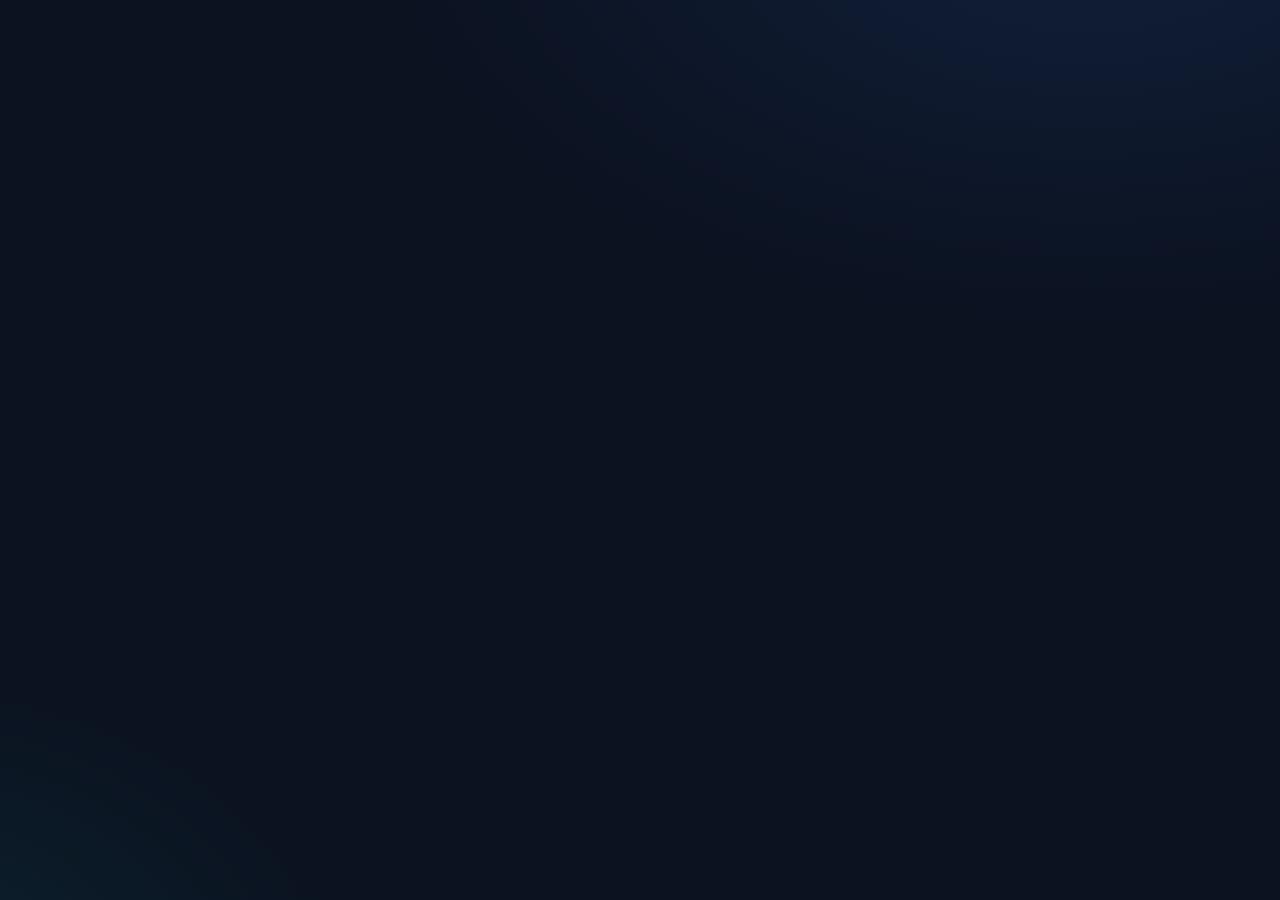
<file: checksync-etg/src/parts/head.html>
<!doctype html>
<html lang="pt-BR" data-theme="dark">
<head>
<meta charset="UTF-8" />
<meta name="viewport" content="width=device-width, initial-scale=1.0" />
<meta name="color-scheme" content="light dark" />
<title>CheckSync ETG — Inspeção de Ativos Industriais</title>
<link rel="icon" href="data:image/svg+xml,%3Csvg xmlns='http://www.w3.org/2000/svg' viewBox='0 0 100 100'%3E%3Crect width='100' height='100' rx='22' fill='%233b82f6'/%3E%3Ctext x='50' y='68' font-family='Arial,sans-serif' font-size='52' font-weight='bold' fill='white' text-anchor='middle'%3ECS%3C/text%3E%3C/svg%3E" />
<meta name="theme-color" content="#0b1220" />
<meta name="mobile-web-app-capable" content="yes" />
<meta name="apple-mobile-web-app-capable" content="yes" />
<meta name="apple-mobile-web-app-status-bar-style" content="black-translucent" />
<meta name="apple-mobile-web-app-title" content="CheckSync" />
<script>if(location.protocol.indexOf('http')===0){var _m=document.createElement('link');_m.rel='manifest';_m.href='manifest.json';document.head.appendChild(_m);var _a=document.createElement('link');_a.rel='apple-touch-icon';_a.href='icon-192.png';document.head.appendChild(_a);}</script>

<style>
/* ============ RESET / BASE ============ */
*,*::before,*::after{box-sizing:border-box;margin:0;padding:0}
:root{
  --bg:#0b1220; --bg-2:#111a2e; --panel:#0f1830; --panel-2:#152341;
  --line:#22304f; --line-2:#2c3d63;
  --txt:#e8edf7; --muted:#9fb0cc; --faint:#7286a8;
  --brand:#3b82f6; --brand-2:#60a5fa; --brand-ink:#0a1730;
  --accent:#14b8a6;
  --ok:#22c55e; --ok-bg:rgba(34,197,94,.14);
  --warn:#f59e0b; --warn-bg:rgba(245,158,11,.15);
  --bad:#ef4444; --bad-bg:rgba(239,68,68,.15);
  --info:#38bdf8;
  --shadow:0 10px 30px -12px rgba(0,0,0,.6);
  --radius:14px; --radius-sm:10px;
  --font:'Inter',system-ui,-apple-system,Segoe UI,Roboto,Helvetica,Arial,sans-serif;
}
:root[data-theme="light"]{
  --bg:#eef2f8; --bg-2:#e5ebf4; --panel:#ffffff; --panel-2:#f5f8fd;
  --line:#dde5f0; --line-2:#cbd6e6;
  --txt:#0f1b32; --muted:#4a5b78; --faint:#7286a8;
  --brand:#2563eb; --brand-2:#3b82f6; --brand-ink:#ffffff;
  --shadow:0 10px 26px -14px rgba(20,40,80,.28);
}
html,body{height:100%}
body{background:var(--bg);color:var(--txt);font-family:var(--font);font-size:14px;line-height:1.5;-webkit-font-smoothing:antialiased}
body{background:
  radial-gradient(1200px 700px at 85% -10%, color-mix(in srgb, var(--brand) 12%, transparent), transparent 60%),
  radial-gradient(900px 600px at -10% 110%, color-mix(in srgb, var(--accent) 10%, transparent), transparent 55%),
  var(--bg);
  background-attachment:fixed;
}
a{color:var(--brand-2);text-decoration:none}
button{font-family:inherit;cursor:pointer;border:none;background:none;color:inherit}
svg{width:18px;height:18px;flex:none}/* tamanho padrão de ícone; regras específicas sobrescrevem */
.modal-head>svg,.section-title>svg{width:19px;height:19px}
input,select,textarea{font-family:inherit;font-size:14px}
::selection{background:color-mix(in srgb,var(--brand) 40%,transparent)}
::-webkit-scrollbar{width:11px;height:11px}
::-webkit-scrollbar-thumb{background:var(--line-2);border-radius:20px;border:3px solid transparent;background-clip:content-box}
::-webkit-scrollbar-thumb:hover{background:var(--faint)}

/* ============ LAYOUT ============ */
#app{min-height:100vh;display:grid;grid-template-columns:250px 1fr}
.sidebar{
  position:sticky;top:0;height:100vh;display:flex;flex-direction:column;gap:6px;
  padding:18px 14px;background:color-mix(in srgb,var(--panel) 88%,transparent);
  backdrop-filter:blur(10px);border-right:1px solid var(--line);z-index:20;
}
.brand{display:flex;align-items:center;gap:11px;padding:6px 8px 16px;border-bottom:1px solid var(--line);margin-bottom:8px}
.brand-logo-img{height:40px;width:auto;max-width:160px;object-fit:contain;flex:none;border-radius:8px}
.brand .logo{width:38px;height:38px;border-radius:11px;display:grid;place-items:center;
  background:linear-gradient(135deg,var(--brand),var(--accent));color:#fff;font-weight:800;font-size:17px;
  box-shadow:0 6px 16px -6px var(--brand)}
.brand h1{font-size:15px;font-weight:800;letter-spacing:.3px;line-height:1.1}
.brand span{font-size:10.5px;color:var(--muted);font-weight:600;letter-spacing:.5px}
.nav{display:flex;flex-direction:column;gap:3px;margin-top:4px}
.nav button{display:flex;align-items:center;gap:11px;padding:10px 12px;border-radius:var(--radius-sm);
  color:var(--muted);font-weight:600;font-size:13.5px;text-align:left;transition:.15s;position:relative}
.nav button svg{width:18px;height:18px;flex:none;opacity:.85}
.nav button:hover{background:var(--panel-2);color:var(--txt)}
.nav button.active{background:color-mix(in srgb,var(--brand) 16%,transparent);color:var(--brand-2)}
.nav button.active::before{content:"";position:absolute;left:-14px;top:9px;bottom:9px;width:3px;border-radius:3px;background:var(--brand)}
.nav .count{margin-left:auto;font-size:11px;font-weight:700;background:var(--panel-2);color:var(--muted);
  padding:1px 8px;border-radius:20px;border:1px solid var(--line)}
.side-foot{margin-top:auto;display:flex;flex-direction:column;gap:8px;padding-top:12px;border-top:1px solid var(--line)}
.side-foot small{color:var(--faint);font-size:10.5px;text-align:center}

.main{min-width:0;padding:26px clamp(16px,3.5vw,40px) 60px}
.scrim{display:none}
.topbar{display:flex;align-items:center;gap:14px;margin-bottom:24px;flex-wrap:wrap}
.topbar .htxt h2{font-size:22px;font-weight:800;letter-spacing:-.02em}
.topbar .htxt p{color:var(--muted);font-size:13px;margin-top:2px}
.topbar .sp{flex:1}

/* ============ BUTTONS ============ */
.btn{display:inline-flex;align-items:center;gap:8px;padding:9px 15px;border-radius:var(--radius-sm);
  font-weight:700;font-size:13px;border:1px solid var(--line-2);background:var(--panel-2);color:var(--txt);
  transition:.15s;white-space:nowrap}
.btn svg{width:16px;height:16px}
.btn:hover{border-color:var(--faint);transform:translateY(-1px)}
.btn:active{transform:translateY(0)}
.btn.primary{background:linear-gradient(135deg,var(--brand),color-mix(in srgb,var(--brand) 70%,var(--accent)));
  color:#fff;border-color:transparent;box-shadow:0 8px 18px -8px var(--brand)}
.btn.primary:hover{filter:brightness(1.07)}
.btn.ghost{background:transparent}
.btn.danger{color:var(--bad);border-color:color-mix(in srgb,var(--bad) 40%,var(--line))}
.btn.danger:hover{background:var(--bad-bg)}
.btn.sm{padding:6px 11px;font-size:12px}
.btn.icon{padding:8px;border-radius:9px}
.btn.icon svg{width:16px;height:16px}
.btn:disabled{opacity:.5;cursor:not-allowed;transform:none}

/* ============ CARDS / PANELS ============ */
.card{background:var(--panel);border:1px solid var(--line);border-radius:var(--radius);box-shadow:var(--shadow)}
.card.pad{padding:20px}
.grid{display:grid;gap:16px}
.kpis{grid-template-columns:repeat(auto-fit,minmax(190px,1fr))}
.kpi{padding:18px;position:relative;overflow:hidden}
.kpi .lbl{color:var(--muted);font-size:12px;font-weight:700;text-transform:uppercase;letter-spacing:.5px;display:flex;align-items:center;gap:7px}
.kpi .lbl svg{width:15px;height:15px}
.kpi .val{font-size:30px;font-weight:800;margin-top:8px;letter-spacing:-.02em}
.kpi .sub{color:var(--faint);font-size:12px;margin-top:2px}
.kpi .ring{position:absolute;right:16px;top:16px}

.section-title{font-size:13px;font-weight:800;text-transform:uppercase;letter-spacing:.6px;color:var(--muted);margin:26px 0 12px;display:flex;align-items:center;gap:9px}
.section-title .sp{flex:1}

/* ============ BADGES ============ */
.badge{display:inline-flex;align-items:center;gap:6px;padding:3px 10px;border-radius:20px;font-size:11.5px;font-weight:700;border:1px solid transparent;white-space:nowrap}
.badge .dot{width:7px;height:7px;border-radius:50%}
.b-ok{background:var(--ok-bg);color:var(--ok);border-color:color-mix(in srgb,var(--ok) 30%,transparent)}
.b-ok .dot{background:var(--ok)}
.b-warn{background:var(--warn-bg);color:var(--warn);border-color:color-mix(in srgb,var(--warn) 30%,transparent)}
.b-warn .dot{background:var(--warn)}
.b-bad{background:var(--bad-bg);color:var(--bad);border-color:color-mix(in srgb,var(--bad) 30%,transparent)}
.b-bad .dot{background:var(--bad)}
.b-info{background:color-mix(in srgb,var(--info) 15%,transparent);color:var(--info);border-color:color-mix(in srgb,var(--info) 30%,transparent)}
.b-info .dot{background:var(--info)}
.b-muted{background:var(--panel-2);color:var(--muted);border-color:var(--line)}
.b-muted .dot{background:var(--muted)}

/* ============ TABLES ============ */
.tbl-wrap{overflow-x:auto;border-radius:var(--radius);border:1px solid var(--line)}
table.tbl{width:100%;border-collapse:collapse;font-size:13px;min-width:640px}
table.tbl th{text-align:left;padding:11px 14px;background:var(--panel-2);color:var(--muted);
  font-weight:700;font-size:11px;text-transform:uppercase;letter-spacing:.5px;position:sticky;top:0}
table.tbl td{padding:11px 14px;border-top:1px solid var(--line)}
table.tbl tr,table.tbl tbody tr{transition:.12s}
table.tbl tbody tr:hover{background:var(--panel-2)}
.row-actions{display:flex;gap:6px;justify-content:flex-end}

/* ============ FORMS ============ */
.form-grid{display:grid;grid-template-columns:repeat(auto-fit,minmax(220px,1fr));gap:14px}
.field{display:flex;flex-direction:column;gap:6px}
.field.full{grid-column:1/-1}
.field label{font-size:12px;font-weight:700;color:var(--muted)}
.field label .req{color:var(--bad)}
.field .hint{font-size:11px;color:var(--faint)}
.input,select.input,textarea.input{
  width:100%;padding:10px 12px;border-radius:var(--radius-sm);border:1px solid var(--line-2);
  background:var(--panel-2);color:var(--txt);transition:.15s;outline:none}
select.input{appearance:none;background-image:url("data:image/svg+xml,%3Csvg xmlns='http://www.w3.org/2000/svg' width='14' height='14' viewBox='0 0 24 24' fill='none' stroke='%239fb0cc' stroke-width='2.5'%3E%3Cpath d='M6 9l6 6 6-6'/%3E%3C/svg%3E");background-repeat:no-repeat;background-position:right 11px center;padding-right:34px}
textarea.input{resize:vertical;min-height:80px}
.input:focus,select.input:focus,textarea.input:focus{border-color:var(--brand);box-shadow:0 0 0 3px color-mix(in srgb,var(--brand) 22%,transparent)}
.input::placeholder,textarea.input::placeholder{color:var(--faint)}

/* dropzone */
.dropzone{border:2px dashed var(--line-2);border-radius:var(--radius);padding:34px 20px;text-align:center;
  transition:.18s;background:var(--panel-2);cursor:pointer}
.dropzone:hover,.dropzone.drag{border-color:var(--brand);background:color-mix(in srgb,var(--brand) 8%,var(--panel-2))}
.dropzone svg{width:40px;height:40px;color:var(--brand-2);margin-bottom:10px}
.dropzone b{display:block;font-size:15px;margin-bottom:4px}
.dropzone small{color:var(--muted)}

/* photo */
.photo-box{aspect-ratio:4/3;border-radius:var(--radius-sm);overflow:hidden;background:var(--panel-2);border:1px solid var(--line);display:grid;place-items:center;position:relative}
.photo-box img{width:100%;height:100%;object-fit:cover}
.photo-box .ph{color:var(--faint);text-align:center;font-size:12px;padding:16px}
.photo-box .ph svg{width:34px;height:34px;margin-bottom:6px;opacity:.6}

/* signature */
.sig-pad{border:1px solid var(--line-2);border-radius:var(--radius-sm);background:#fff;touch-action:none;width:100%;display:block;cursor:crosshair}

/* checklist */
.chk-section{margin-bottom:14px}
.chk-section > h4{font-size:12.5px;font-weight:800;text-transform:uppercase;letter-spacing:.4px;color:var(--brand-2);padding:9px 4px;display:flex;align-items:center;gap:8px}
.chk-item{display:grid;grid-template-columns:1fr auto;gap:10px 14px;padding:12px 14px;border:1px solid var(--line);border-radius:var(--radius-sm);margin-bottom:8px;background:var(--panel-2);align-items:center}
.chk-item .it-name{font-weight:600;font-size:13.5px}
.niv-tag{display:inline-block;font-size:9.5px;font-weight:800;padding:1px 5px;border-radius:5px;vertical-align:middle;letter-spacing:.3px}
.niv-tag.n1{background:color-mix(in srgb,var(--info) 18%,transparent);color:var(--info)}
.niv-tag.n2{background:var(--warn-bg);color:var(--warn)}
.niv-tag.n3{background:color-mix(in srgb,#a855f7 20%,transparent);color:#c084fc}
.chk-item .obs{grid-column:1/-1}
.seg{display:inline-flex;background:var(--panel);border:1px solid var(--line-2);border-radius:9px;padding:2px;gap:2px}
.seg button{padding:6px 10px;border-radius:7px;font-size:11.5px;font-weight:700;color:var(--muted);transition:.12s}
.seg button:hover{color:var(--txt)}
.seg button[data-on="C"].on{background:var(--ok-bg);color:var(--ok)}
.seg button[data-on="R"].on{background:var(--warn-bg);color:var(--warn)}
.seg button[data-on="NC"].on{background:var(--bad-bg);color:var(--bad)}
.seg button[data-on="NA"].on{background:var(--panel-2);color:var(--txt)}
.chk-photos{grid-column:1/-1;display:flex;flex-wrap:wrap;gap:7px;align-items:center;margin-top:2px}
.thumb-sm{position:relative;width:54px;height:54px;border-radius:8px;overflow:hidden;border:1px solid var(--line-2);flex:none}
.thumb-sm img{width:100%;height:100%;object-fit:cover;cursor:pointer}
.thumb-sm .rm{position:absolute;top:1px;right:1px;width:17px;height:17px;border-radius:50%;background:rgba(10,15,25,.72);color:#fff;font-size:12px;line-height:1;display:grid;place-items:center;padding:0}
.addph{padding:7px 11px;font-size:12px;border:1px dashed var(--line-2);color:var(--muted)}
.addph:hover{border-color:var(--brand);color:var(--brand-2)}

/* progress ring & bar */
.bar{height:8px;border-radius:20px;background:var(--panel-2);overflow:hidden}
.bar > i{display:block;height:100%;border-radius:20px;background:linear-gradient(90deg,var(--ok),var(--accent));transition:width .4s}

/* empty state */
.empty{text-align:center;padding:50px 20px;color:var(--muted)}
.empty svg{width:52px;height:52px;opacity:.5;margin-bottom:14px}
.empty h3{font-size:16px;color:var(--txt);margin-bottom:6px}
.empty p{max-width:360px;margin:0 auto 16px}

/* asset grid */
.asset-grid{display:grid;grid-template-columns:repeat(auto-fill,minmax(250px,1fr));gap:16px}
.asset-card{overflow:hidden;display:flex;flex-direction:column;transition:.15s}
.asset-card:hover{transform:translateY(-3px);border-color:var(--line-2)}
.asset-card .thumb{aspect-ratio:16/10;background:var(--panel-2);position:relative;overflow:hidden}
.asset-card .thumb img{width:100%;height:100%;object-fit:cover}
.asset-card .thumb .noimg{width:100%;height:100%;display:grid;place-items:center;color:var(--faint)}
.asset-card .thumb .noimg svg{width:40px;height:40px;opacity:.5}
.asset-card .thumb .st{position:absolute;top:10px;left:10px}
.asset-card .body{padding:14px;display:flex;flex-direction:column;gap:8px;flex:1}
.asset-card .body h4{font-size:15px;font-weight:800}
.asset-card .meta{display:flex;flex-wrap:wrap;gap:6px 12px;color:var(--muted);font-size:12px}
.asset-card .meta b{color:var(--txt);font-weight:700}
.asset-card .foot{display:flex;gap:8px;margin-top:auto;padding-top:8px}

/* modal */
.modal-bg{position:fixed;inset:0;background:rgba(4,8,18,.66);backdrop-filter:blur(4px);z-index:100;display:grid;place-items:start center;padding:30px 16px;overflow-y:auto;animation:fade .15s}
@keyframes fade{from{opacity:0}to{opacity:1}}
.modal{width:100%;max-width:720px;background:var(--panel);border:1px solid var(--line-2);border-radius:16px;box-shadow:0 30px 80px -20px rgba(0,0,0,.7);animation:pop .18s}
.modal.lg{max-width:920px}
@keyframes pop{from{opacity:0;transform:translateY(10px) scale(.985)}to{opacity:1;transform:none}}
.modal-head{display:flex;align-items:center;gap:12px;padding:18px 20px;border-bottom:1px solid var(--line)}
.modal-head h3{font-size:17px;font-weight:800;flex:1}
.modal-body{padding:20px;max-height:calc(100vh - 220px);overflow-y:auto}
.modal-foot{display:flex;gap:10px;justify-content:flex-end;padding:16px 20px;border-top:1px solid var(--line);flex-wrap:wrap}

/* toast */
#toasts{position:fixed;right:18px;bottom:18px;z-index:200;display:flex;flex-direction:column;gap:10px}
.toast{display:flex;align-items:center;gap:10px;padding:12px 16px;border-radius:12px;background:var(--panel);
  border:1px solid var(--line-2);box-shadow:var(--shadow);font-weight:600;font-size:13px;min-width:240px;animation:slideIn .2s}
@keyframes slideIn{from{opacity:0;transform:translateX(20px)}to{opacity:1;transform:none}}
.toast.ok{border-left:3px solid var(--ok)} .toast.err{border-left:3px solid var(--bad)}
.toast.info{border-left:3px solid var(--info)} .toast svg{width:18px;height:18px;flex:none}

/* misc */
.stat-row{display:flex;align-items:center;gap:10px;padding:9px 0;border-top:1px solid var(--line)}
.stat-row:first-child{border-top:none}
.stat-row .nm{flex:1;font-weight:600}
.mini-list{display:flex;flex-direction:column}
.pill-row{display:flex;gap:8px;flex-wrap:wrap;align-items:center}
.mut{color:var(--muted)} .sm{font-size:12px} .b{font-weight:700}
.tag-chip{font-family:ui-monospace,SFMono-Regular,Menlo,monospace;font-size:11.5px;background:var(--panel-2);border:1px solid var(--line);border-radius:6px;padding:1px 7px;color:var(--muted)}
.divider{height:1px;background:var(--line);margin:18px 0}
.search{position:relative;flex:1;min-width:180px;max-width:340px}
.search svg{position:absolute;left:11px;top:50%;transform:translateY(-50%);width:16px;height:16px;color:var(--faint)}
.search input{padding-left:34px}
.hidden{display:none!important}

/* mobile */
.menu-toggle{display:none}
@media(max-width:820px){
  .main .grid,.modal-body .grid{grid-template-columns:1fr!important}
  .topbar .htxt h2{font-size:19px}
}
/* ===== Ajustes para celular/tablet ===== */
@media(max-width:600px){
  /* fonte >=16px evita o zoom automático do iOS ao focar campos */
  .input,select.input,textarea.input,input,select,textarea{font-size:16px}
  .main{padding:16px 13px 56px}
  .topbar{gap:10px;margin-bottom:16px}
  .topbar .htxt h2{font-size:18px}
  .topbar .htxt p{font-size:12px}
  .card.pad{padding:15px}
  .section-title{margin:20px 0 10px}
  .kpi{padding:15px}.kpi .val{font-size:25px}
  .asset-grid{grid-template-columns:1fr}
  /* checklist empilhado e com botões de toque grandes */
  .chk-item{grid-template-columns:1fr;gap:9px;padding:13px}
  .chk-item .it-name{font-size:14px}
  .chk-item .seg{display:flex;width:100%;padding:3px}
  .chk-item .seg button{flex:1;padding:9px 2px;font-size:11px;text-align:center}
  .chk-item .obs{font-size:16px!important;grid-column:auto}
  /* modais ocupam a tela toda */
  .modal-bg{padding:0}
  .modal,.modal.lg{max-width:100%;border-radius:0;min-height:100vh}
  .modal-head{padding:14px 16px;position:sticky;top:0;background:var(--panel);z-index:2}
  .modal-head h3{font-size:15px}
  .modal-body{padding:16px;max-height:none}
  .modal-foot{position:sticky;bottom:0;background:var(--panel)}
  .laudo-preview{padding:10px}
  /* botões de ação do topo ficam lado a lado e legíveis */
  .btn{padding:10px 14px}
}
@media(max-width:380px){
  .chk-item .seg button{font-size:10px}
}
@media(max-width:900px){
  #app{grid-template-columns:1fr}
  .sidebar{position:fixed;left:0;top:0;width:250px;transform:translateX(-105%);transition:.22s;box-shadow:0 0 60px rgba(0,0,0,.5)}
  #app.nav-open .sidebar{transform:none}
  .scrim{display:none;position:fixed;inset:0;background:rgba(0,0,0,.5);z-index:19}
  #app.nav-open .scrim{display:block}
  .menu-toggle{display:inline-flex}
}

/* ============ PRINT / LAUDO A4 ============ */
.laudo-preview{background:var(--panel-2);border-radius:var(--radius);padding:22px;overflow-x:auto}
#laudo-sheet{width:210mm;min-height:296mm;margin:0 auto;background:#fff;color:#0d1526;
  padding:12mm 12mm 10mm;font-size:9.4pt;line-height:1.35;box-shadow:0 8px 30px rgba(0,0,0,.3);position:relative}
#laudo-sheet *{color:inherit}
.ld-head{display:flex;align-items:center;gap:12px;border-bottom:2.5px solid #12203c;padding-bottom:9px}
.ld-head .ld-logo{width:46px;height:46px;border-radius:9px;background:linear-gradient(135deg,#2563eb,#14b8a6);color:#fff;display:grid;place-items:center;font-weight:800;font-size:19px}
.ld-head .ld-logo-img{height:13mm;width:auto;max-width:55mm;object-fit:contain;flex:none}
.ld-head h1{font-size:15pt;font-weight:800;letter-spacing:.3px;color:#12203c}
.ld-head .ld-co{font-size:8pt;color:#4a5b78;font-weight:600}
.ld-head .ld-meta{margin-left:auto;text-align:right;font-size:8pt;color:#4a5b78}
.ld-head .ld-meta b{color:#12203c;font-size:9pt}
.ld-title{text-align:center;font-size:11pt;font-weight:800;text-transform:uppercase;letter-spacing:1px;margin:9px 0;color:#12203c}
.ld-status-band{display:flex;align-items:center;justify-content:center;gap:10px;padding:7px;border-radius:8px;font-weight:800;font-size:11pt;text-transform:uppercase;letter-spacing:1px;margin-bottom:10px}
.ld-sect{border:1px solid #c9d4e6;border-radius:7px;margin-bottom:9px;overflow:hidden;break-inside:avoid}
.ld-sect > .h{background:#eef3fb;padding:5px 10px;font-weight:800;font-size:8pt;text-transform:uppercase;letter-spacing:.6px;color:#12203c;border-bottom:1px solid #c9d4e6}
.ld-kv{display:grid;grid-template-columns:repeat(3,1fr);gap:0}
.ld-kv > div{padding:5px 10px;border-right:1px solid #e3e9f3;border-top:1px solid #e3e9f3}
.ld-kv > div:nth-child(-n+3){border-top:none}
.ld-kv .k{font-size:6.8pt;text-transform:uppercase;letter-spacing:.4px;color:#6b7a95;font-weight:700}
.ld-kv .v{font-size:9pt;font-weight:700;color:#0d1526}
.ld-flex{display:flex;gap:9px}
.ld-photo{width:38mm;flex:none;border:1px solid #c9d4e6;border-radius:6px;overflow:hidden;background:#f1f5fb;aspect-ratio:4/3;display:grid;place-items:center}
.ld-photo img{width:100%;height:100%;object-fit:cover}
.ld-photo .noph{color:#9aa8bf;font-size:7pt;text-align:center}
table.ld-tbl{width:100%;border-collapse:collapse;font-size:8pt}
table.ld-tbl th{background:#12203c;color:#fff;padding:4px 8px;text-align:left;font-size:7pt;text-transform:uppercase;letter-spacing:.4px;font-weight:700}
table.ld-tbl td{padding:3.5px 8px;border-bottom:1px solid #e3e9f3;vertical-align:top}
table.ld-tbl tr:nth-child(even) td{background:#f7fafd}
.ld-st{display:inline-block;padding:1px 7px;border-radius:20px;font-size:6.8pt;font-weight:800;white-space:nowrap}
.ld-st.C{background:#dcfce7;color:#15803d} .ld-st.R{background:#fef3c7;color:#b45309}
.ld-st.NC{background:#fee2e2;color:#b91c1c} .ld-st.NA{background:#eef1f6;color:#64748b}
.ld-sect-h{font-weight:800;font-size:7.4pt;text-transform:uppercase;background:#dde7f5!important;color:#12203c;letter-spacing:.4px}
.ld-parecer{padding:7px 10px;font-size:8.4pt;min-height:14mm;white-space:pre-wrap}
.ld-ev-body{padding:7px 10px;display:flex;flex-direction:column;gap:7px}
.ld-ev-item{break-inside:avoid}
.ld-ev-cap{font-size:7.6pt;color:#12203c;margin-bottom:3px}
.ld-ev-imgs{display:flex;flex-wrap:wrap;gap:5px}
.ld-ev-imgs img{width:44mm;height:33mm;object-fit:cover;border:1px solid #c9d4e6;border-radius:5px}
.ld-sign{display:grid;grid-template-columns:1fr 1fr;gap:9px;margin-top:8px}
.ld-sign .box{border:1px solid #c9d4e6;border-radius:7px;padding:6px 10px 8px;text-align:center}
.ld-sign .sig-img{height:20mm;display:grid;place-items:center;border-bottom:1px solid #12203c;margin-bottom:5px}
.ld-sign .sig-img img{max-height:20mm;max-width:100%}
.ld-sign .role{font-size:6.8pt;text-transform:uppercase;letter-spacing:.5px;color:#6b7a95;font-weight:700}
.ld-sign .who{font-size:9pt;font-weight:800;color:#0d1526}
.ld-foot{position:absolute;left:12mm;right:12mm;bottom:7mm;border-top:1px solid #c9d4e6;padding-top:4px;
  display:flex;justify-content:space-between;font-size:6.6pt;color:#8494ab}

@page{size:A4;margin:0}
@media print{
  body{background:#fff!important}
  body *{visibility:hidden}
  #laudo-sheet,#laudo-sheet *{visibility:visible}
  #laudo-sheet{position:absolute;left:0;top:0;margin:0;box-shadow:none;width:210mm}
  .no-print{display:none!important}
}
</style>
</head>
<body>
<div id="app"></div>
<div id="modal-root"></div>
<div id="toasts"></div>
</file>
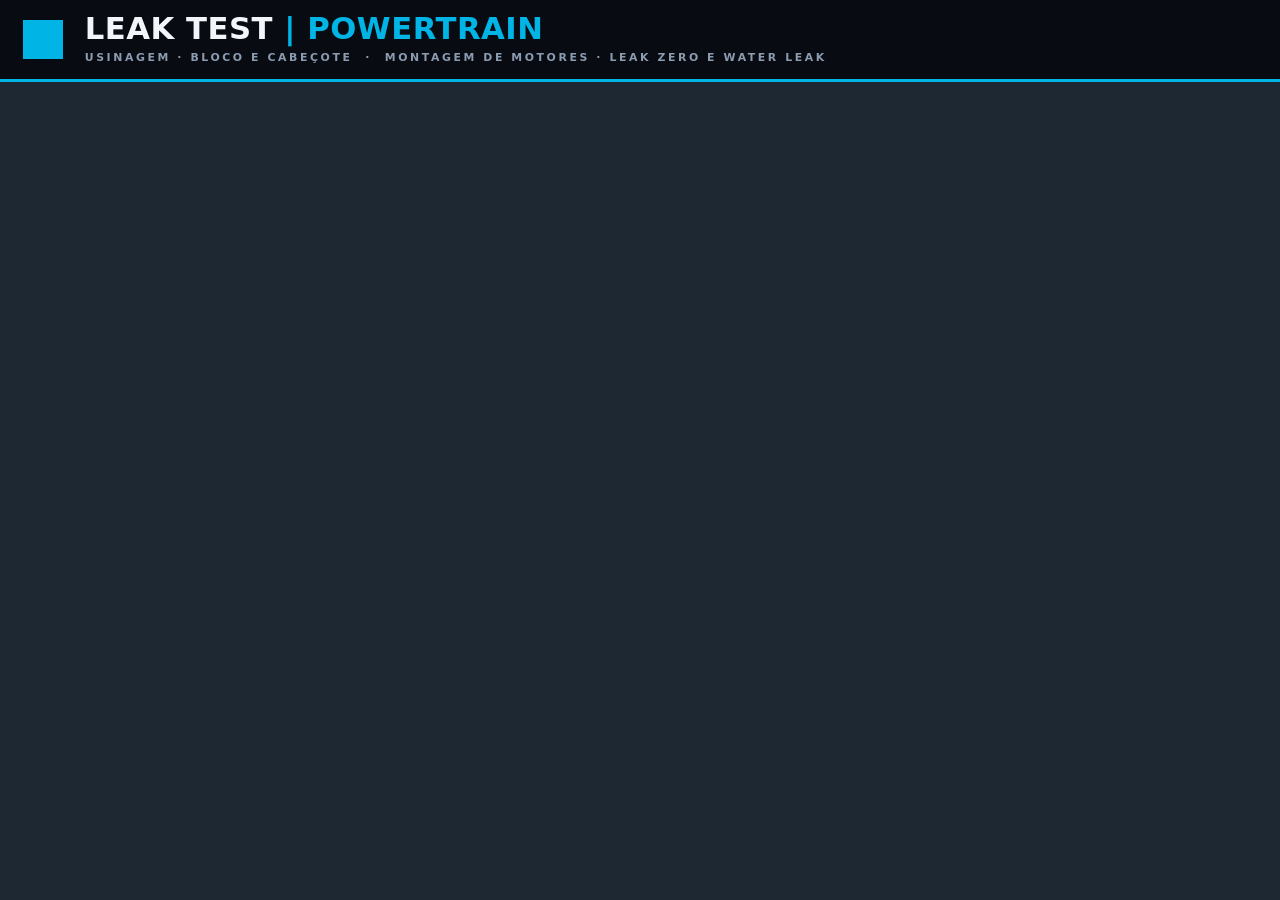
<file: leak-monitor-powertrain/src/parts/head.html>
<!doctype html>
<html lang="pt-BR" data-theme="dark">
<head>
<meta charset="UTF-8" />
<meta name="viewport" content="width=device-width, initial-scale=1.0" />
<meta name="color-scheme" content="dark" />
<title>Leak Test | Powertrain — Monitor de Estanqueidade</title>
<link rel="icon" href="data:image/svg+xml,%3Csvg xmlns='http://www.w3.org/2000/svg' viewBox='0 0 100 100'%3E%3Crect width='100' height='100' fill='%2300b4e6'/%3E%3Cpath d='M50 18 C34 40 26 52 26 62 a24 24 0 0 0 48 0 c0-10-8-22-24-44z' fill='white'/%3E%3C/svg%3E" />
<meta name="theme-color" content="#05080d" />
<meta name="mobile-web-app-capable" content="yes" />
<meta name="apple-mobile-web-app-capable" content="yes" />
<meta name="apple-mobile-web-app-status-bar-style" content="black-translucent" />
<meta name="apple-mobile-web-app-title" content="Leak Test" />
<link rel="apple-touch-icon" href="icon-192.png" />
<link rel="manifest" href="manifest.json" />

<style>
/* ============ BASE — painel andon / SCADA ============ */
*,*::before,*::after{box-sizing:border-box;margin:0;padding:0}
:root{
  --bg:#05080d; --pan:#0d1219; --pan2:#121923; --pan3:#161b22; --line:#1e2833;
  --txt:#f2f6fb; --mut:#8b9bb0; --faint:#5d6d82;
  --ok:#16c060; --warn:#f0a500; --bad:#e5322d; --brand:#00b4e6;
  --font:'Inter',system-ui,-apple-system,'Segoe UI',Roboto,Helvetica,Arial,sans-serif;
  --esc:1;                      /* escala do painel (configurável) */
}
html,body{height:100%}
body{background:var(--bg);color:var(--txt);font-family:var(--font);font-size:14px;line-height:1.35;
  -webkit-font-smoothing:antialiased;overflow:hidden}
button{font-family:inherit;cursor:pointer;border:none;background:none;color:inherit}
input,select{font-family:inherit;font-size:14px}
svg{width:18px;height:18px;flex:none}
.tela{height:100vh;display:flex;flex-direction:column}

/* ============ CABEÇALHO DO TÍTULO (único elemento de topo) ============ */
.topo{display:flex;align-items:center;gap:calc(22px * var(--esc));background:#080c12;
  padding:calc(clamp(12px,1.05vw,20px) * var(--esc)) calc(clamp(16px,1.8vw,34px) * var(--esc));
  border-bottom:3px solid var(--brand)}
.marca{width:calc(clamp(38px,3.1vw,60px) * var(--esc));height:calc(clamp(38px,3.1vw,60px) * var(--esc));
  flex:none;display:grid;place-items:center;background:var(--brand)}
.marca svg{width:56%;height:56%;color:#04121f}
.topo h1{font-size:calc(clamp(22px,2.4vw,46px) * var(--esc));font-weight:800;letter-spacing:.5px;
  line-height:1;text-transform:uppercase;white-space:nowrap}
.topo h1 b{color:var(--brand);font-weight:800}
.topo p{color:var(--mut);font-size:calc(clamp(10px,.85vw,16px) * var(--esc));font-weight:600;
  letter-spacing:2.6px;text-transform:uppercase;margin-top:7px}
.topo .sp{flex:1}
/* aviso só aparece quando a base falha, está velha ou é demonstração */
.alerta{display:none;align-items:center;gap:10px;padding:calc(9px * var(--esc)) calc(16px * var(--esc));
  font-size:calc(clamp(12px,.95vw,18px) * var(--esc));font-weight:800;letter-spacing:1.4px;text-transform:uppercase;
  white-space:nowrap}
.alerta.ver{display:flex}
.alerta.err{background:var(--bad);color:#fff}
.alerta.aviso{background:var(--warn);color:#1d1400}
.alerta svg{width:1.2em;height:1.2em}

/* ============ COLUNAS ============ */
.grade{flex:1;min-height:0;display:grid;grid-template-columns:repeat(4,1fr);gap:4px;
  background:var(--line);border-top:4px solid var(--line)}
.grade.c1{grid-template-columns:1fr}
.grade.c2{grid-template-columns:repeat(2,1fr)}
.grade.c3{grid-template-columns:repeat(3,1fr)}
.grade.c5{grid-template-columns:repeat(5,1fr)}
.col{background:var(--pan);display:flex;flex-direction:column;min-width:0;overflow:hidden;cursor:pointer}
.col>*{flex-shrink:0}

.faixa{padding:calc(clamp(10px,.85vw,16px) * var(--esc)) calc(clamp(12px,1.15vw,22px) * var(--esc)) calc(clamp(9px,.75vw,14px) * var(--esc));
  display:flex;align-items:baseline;gap:calc(14px * var(--esc));background:var(--faint)}
.faixa h2{font-size:calc(clamp(20px,2.1vw,40px) * var(--esc));font-weight:800;letter-spacing:.5px;
  text-transform:uppercase;line-height:1;color:#06090d;white-space:nowrap;flex:0 0 auto}
.faixa span{font-size:calc(clamp(9px,.8vw,15px) * var(--esc));font-weight:800;letter-spacing:2.4px;
  text-transform:uppercase;color:rgba(6,9,13,.72);white-space:nowrap;overflow:hidden;text-overflow:ellipsis;min-width:0}
.col.st-ok   .faixa{background:var(--ok)}
.col.st-warn .faixa{background:var(--warn)}
.col.st-bad  .faixa{background:var(--bad)}
.col.st-bad  .faixa h2{color:#fff}
.col.st-bad  .faixa span{color:rgba(255,255,255,.78)}
.col.alarme .faixa{animation:pisca 1.1s steps(1,end) infinite}
@keyframes pisca{0%,72%{background:var(--bad)} 73%,100%{background:#6f120f}}

.corpo{flex:1;min-height:0;display:flex;flex-direction:column;
  padding:calc(clamp(14px,1.35vw,26px) * var(--esc)) calc(clamp(12px,1.15vw,22px) * var(--esc)) 0}

.estado{font-size:calc(clamp(13px,1.25vw,24px) * var(--esc));font-weight:800;letter-spacing:2.5px;
  text-transform:uppercase;height:calc(clamp(20px,1.8vw,34px) * var(--esc));white-space:nowrap;
  overflow:hidden;text-overflow:ellipsis}
.col.st-ok .estado{color:var(--ok)} .col.st-warn .estado{color:var(--warn)}
.col.st-bad .estado{color:var(--bad)} .col.st-off .estado{color:var(--faint)}

.fpy{display:flex;align-items:baseline;gap:calc(12px * var(--esc));white-space:nowrap;
  height:calc(clamp(64px,6.9vw,132px) * var(--esc))}
.fpy b{font-size:calc(clamp(66px,7.3vw,140px) * var(--esc));font-weight:800;line-height:.82;
  letter-spacing:-.045em;font-variant-numeric:tabular-nums}
.fpy i{font-style:normal;font-size:calc(clamp(15px,1.5vw,29px) * var(--esc));font-weight:800;
  color:var(--mut);letter-spacing:1px}

.meta{height:calc(clamp(44px,3.85vw,74px) * var(--esc))}
.meta .lin{display:flex;justify-content:space-between;gap:10px;
  font-size:calc(clamp(10px,.9vw,17px) * var(--esc));font-weight:700;color:var(--mut);
  letter-spacing:1.4px;text-transform:uppercase;margin-bottom:calc(9px * var(--esc));white-space:nowrap}
.meta .lin b{color:var(--txt);font-variant-numeric:tabular-nums}
.prog{height:calc(clamp(9px,.83vw,16px) * var(--esc));background:#1a2330}
.prog i{display:block;height:100%;background:var(--faint)}
.col.st-ok .prog i{background:var(--ok)} .col.st-warn .prog i{background:var(--warn)}
.col.st-bad .prog i{background:var(--bad)}

.nums{display:grid;grid-template-columns:repeat(3,1fr);gap:2px;background:var(--line);
  height:calc(clamp(66px,5.83vw,112px) * var(--esc))}
.nums div{background:var(--pan2);padding:calc(clamp(9px,.78vw,15px) * var(--esc)) 6px;text-align:center;
  display:flex;flex-direction:column;justify-content:center;min-width:0}
.nums span{display:block;font-size:calc(clamp(8.5px,.73vw,14px) * var(--esc));font-weight:800;letter-spacing:2px;
  color:var(--faint);text-transform:uppercase;white-space:nowrap;overflow:hidden;text-overflow:ellipsis}
.nums b{display:block;font-size:calc(clamp(28px,2.7vw,52px) * var(--esc));font-weight:800;line-height:1.05;
  font-variant-numeric:tabular-nums;margin-top:4px}
.nums .r b{color:var(--bad)}
.nums .r.zero b{color:var(--txt)}

.falha{margin-top:calc(clamp(13px,1.25vw,24px) * var(--esc));height:calc(clamp(52px,4.4vw,84px) * var(--esc));
  border-left:calc(6px * var(--esc)) solid var(--bad);background:var(--pan3);
  padding:calc(clamp(8px,.73vw,14px) * var(--esc)) calc(clamp(10px,.83vw,16px) * var(--esc));
  display:flex;flex-direction:column;justify-content:center;min-width:0}
.falha.vazio{border-left-color:var(--ok)}
.falha span{display:block;font-size:calc(clamp(8.5px,.73vw,14px) * var(--esc));font-weight:800;letter-spacing:2px;
  color:var(--faint);text-transform:uppercase;white-space:nowrap;overflow:hidden;text-overflow:ellipsis}
.falha b{display:block;font-size:calc(clamp(15px,1.4vw,27px) * var(--esc));font-weight:800;margin-top:4px;
  white-space:nowrap;overflow:hidden;text-overflow:ellipsis}
.falha b i{font-style:normal;color:var(--bad)}

.sec{display:grid;grid-template-columns:1fr 1fr;gap:2px;background:var(--line);
  margin-top:calc(clamp(12px,1.15vw,22px) * var(--esc));height:calc(clamp(54px,4.6vw,88px) * var(--esc))}
.sec div{background:var(--pan2);padding:calc(clamp(8px,.68vw,13px) * var(--esc)) calc(clamp(9px,.73vw,14px) * var(--esc));
  display:flex;flex-direction:column;justify-content:center;min-width:0}
.sec span{display:block;font-size:calc(clamp(8px,.68vw,13px) * var(--esc));font-weight:800;letter-spacing:1.6px;
  color:var(--faint);text-transform:uppercase;white-space:nowrap;overflow:hidden;text-overflow:ellipsis}
.sec b{display:block;font-size:calc(clamp(19px,1.77vw,34px) * var(--esc));font-weight:800;line-height:1.1;
  margin-top:4px;font-variant-numeric:tabular-nums;white-space:nowrap}
.sec b em{font-style:normal;font-size:.55em;color:var(--mut);letter-spacing:.5px}

.hist{margin-top:auto;padding:calc(clamp(12px,1.15vw,22px) * var(--esc)) 0 calc(clamp(10px,.94vw,18px) * var(--esc))}
.hist .lb{font-size:calc(clamp(8px,.68vw,13px) * var(--esc));font-weight:800;letter-spacing:2px;
  color:var(--faint);text-transform:uppercase;margin-bottom:calc(9px * var(--esc));white-space:nowrap}
.pontos{display:grid;grid-template-columns:repeat(10,1fr);gap:calc(4px * var(--esc))}
.pontos i{display:block;height:calc(clamp(18px,2vw,38px) * var(--esc));background:var(--ok)}
.pontos i.n{background:var(--bad)}
.pontos i.v{background:#1a2330}

.rodape{display:flex;justify-content:space-between;gap:10px;background:#080c12;border-top:2px solid var(--line);
  padding:calc(clamp(9px,.83vw,16px) * var(--esc)) calc(clamp(12px,1.15vw,22px) * var(--esc));
  height:calc(clamp(38px,3.13vw,60px) * var(--esc));align-items:center;
  font-size:calc(clamp(11px,.94vw,18px) * var(--esc));font-weight:800;letter-spacing:.6px;
  text-transform:uppercase;white-space:nowrap;color:var(--faint)}
.rodape b{color:var(--txt);font-variant-numeric:tabular-nums}
.col.st-bad .rodape b{color:var(--bad)}

/* ============ BARRA DE CONTROLE (aparece com o mouse/toque) ============ */
.barra{position:fixed;left:50%;bottom:22px;transform:translate(-50%,26px);opacity:0;pointer-events:none;
  display:flex;align-items:center;gap:16px;flex-wrap:wrap;justify-content:center;z-index:50;
  padding:10px 14px;background:#0a0f16;border:2px solid var(--line);
  box-shadow:0 20px 48px -18px #000;transition:opacity .18s, transform .18s}
.barra.ver{opacity:1;transform:translate(-50%,0);pointer-events:auto}
.seg{display:flex;gap:2px;background:var(--line);border:1px solid var(--line)}
.seg button{padding:7px 14px;font-size:13px;font-weight:800;letter-spacing:1px;text-transform:uppercase;
  color:var(--mut);background:var(--pan2);transition:.12s;white-space:nowrap}
.seg button:hover{color:var(--txt)}
.seg button.on{background:var(--brand);color:#04121f}
.info{display:flex;align-items:center;gap:9px;font-size:12.5px;font-weight:700;color:var(--mut);
  letter-spacing:.6px;white-space:nowrap;cursor:pointer}
.info b{color:var(--txt);font-variant-numeric:tabular-nums}
.info .dot{width:9px;height:9px;background:var(--ok);flex:none}
.info .dot.off{background:var(--faint)} .info .dot.err{background:var(--bad)}
.btns{display:flex;gap:6px}
.ib{width:38px;height:38px;display:grid;place-items:center;color:var(--mut);background:var(--pan2);
  border:1px solid var(--line);transition:.12s}
.ib:hover{color:var(--txt);border-color:var(--faint)}
.ib.on{color:#04121f;background:var(--brand);border-color:var(--brand)}
.ib.off{color:var(--faint)}
.ib svg{width:17px;height:17px}
.ib.spin svg{animation:spin .9s linear infinite}
@keyframes spin{to{transform:rotate(360deg)}}

/* ============ MODAIS ============ */
.ov{position:fixed;inset:0;background:rgba(2,5,9,.82);z-index:60;display:flex;align-items:flex-start;
  justify-content:center;padding:20px;overflow:auto;animation:fade .16s}
@keyframes fade{from{opacity:0}}
.modal{width:100%;max-width:880px;background:var(--pan);border:2px solid var(--line);margin:auto;animation:up .18s}
@keyframes up{from{transform:translateY(10px);opacity:0}}
.modal-head{display:flex;align-items:center;gap:10px;padding:16px 20px;border-bottom:2px solid var(--line);
  position:sticky;top:0;background:var(--pan);z-index:2}
.modal-head h3{font-size:16px;font-weight:800;flex:1;text-transform:uppercase;letter-spacing:1px}
.modal-head svg{color:var(--brand)}
.modal-body{padding:20px;display:flex;flex-direction:column;gap:16px}
.modal-foot{display:flex;gap:9px;justify-content:flex-end;padding:14px 20px;border-top:2px solid var(--line);flex-wrap:wrap}
.btn{display:inline-flex;align-items:center;gap:8px;padding:10px 16px;font-weight:800;font-size:13px;
  letter-spacing:.6px;text-transform:uppercase;border:1px solid var(--line);background:var(--pan2);
  color:var(--txt);transition:.12s;white-space:nowrap}
.btn svg{width:16px;height:16px}
.btn:hover{border-color:var(--faint)}
.btn.primary{background:var(--brand);color:#04121f;border-color:var(--brand)}
.btn.ghost{background:transparent}
.btn.danger{color:var(--bad);border-color:var(--bad)}
.field{display:flex;flex-direction:column;gap:6px}
.field label{font-size:11.5px;font-weight:800;color:var(--mut);text-transform:uppercase;letter-spacing:1px}
.field input,.field select{padding:10px 11px;border:1px solid var(--line);background:var(--pan2);
  color:var(--txt);outline:none;width:100%}
.field input:focus,.field select:focus{border-color:var(--brand)}
.field .hint{font-size:11px;color:var(--faint);font-weight:600}
.form-grid{display:grid;grid-template-columns:repeat(auto-fit,minmax(190px,1fr));gap:14px}
.sw{display:flex;align-items:center;gap:10px;padding:11px 12px;background:var(--pan2);border:1px solid var(--line);cursor:pointer}
.sw input{width:17px;height:17px;accent-color:var(--brand);cursor:pointer;flex:none}
.sw span{font-size:13px;font-weight:700}
.sw small{display:block;color:var(--faint);font-size:11px;font-weight:600}
.mgrp{border:1px solid var(--line);padding:14px;display:flex;flex-direction:column;gap:12px}
.mgrp>h4{font-size:13px;font-weight:800;display:flex;align-items:center;gap:8px;text-transform:uppercase;letter-spacing:1px}
.mgrp>h4 i{width:12px;height:12px;flex:none}
.tbl-wrap{overflow:auto;max-height:52vh;border:1px solid var(--line)}
table.tbl{width:100%;border-collapse:collapse;font-size:12.5px;min-width:720px}
table.tbl th{position:sticky;top:0;background:var(--pan2);color:var(--mut);text-align:left;padding:9px 12px;
  font-size:10.5px;font-weight:800;text-transform:uppercase;letter-spacing:1px;z-index:1}
table.tbl td{padding:8px 12px;border-top:1px solid var(--line);white-space:nowrap}
table.tbl tbody tr:hover{background:var(--pan2)}
td .tag{padding:2px 9px;font-size:11px;font-weight:800}
td .tag.ok{background:rgba(22,192,96,.16);color:var(--ok)}
td .tag.nok{background:rgba(229,50,45,.16);color:var(--bad)}
.chips{display:flex;flex-wrap:wrap;gap:6px}
.chip{display:flex;align-items:center;gap:8px;padding:6px 12px;background:var(--pan2);border:1px solid var(--line);
  font-size:13px;font-weight:700;min-width:0}
.chip i{width:10px;height:10px;flex:none}
.chip .nm{white-space:nowrap;overflow:hidden;text-overflow:ellipsis;min-width:0}
.chip .vl{font-weight:800;font-variant-numeric:tabular-nums;white-space:nowrap}
.chip .vl.ok{color:var(--ok)}.chip .vl.warn{color:var(--warn)}.chip .vl.bad{color:var(--bad)}
.chip .of{color:var(--faint);font-weight:700;white-space:nowrap}
.drop{border:2px dashed var(--line);padding:26px;text-align:center;color:var(--mut);font-weight:700;
  font-size:13px;cursor:pointer;transition:.12s}
.drop:hover,.drop.over{border-color:var(--brand);color:var(--brand)}
.drop svg{width:26px;height:26px;margin-bottom:8px;color:var(--faint)}
code.k{background:var(--pan2);border:1px solid var(--line);padding:1px 6px;font-size:11.5px;color:var(--brand)}
.aviso{display:flex;gap:10px;padding:12px 14px;font-size:12.5px;font-weight:600;
  background:rgba(240,165,0,.12);border:1px solid var(--warn);color:var(--txt)}
.aviso svg{color:var(--warn);flex:none}

/* ============ TOASTS ============ */
#toasts{position:fixed;right:16px;top:16px;display:flex;flex-direction:column;gap:9px;z-index:90}
.toast{display:flex;align-items:center;gap:10px;padding:12px 16px;background:var(--pan2);
  border-left:5px solid var(--brand);box-shadow:0 16px 34px -16px #000;
  font-size:13px;font-weight:700;max-width:min(90vw,400px);animation:up .18s}
.toast svg{width:17px;height:17px}
.toast.ok{border-left-color:var(--ok)} .toast.ok svg{color:var(--ok)}
.toast.err{border-left-color:var(--bad)} .toast.err svg{color:var(--bad)}
.toast.info svg{color:var(--brand)}

/* ============ RESPONSIVO / TV ============ */
:root[data-esc="p"]{--esc:.85} :root[data-esc="m"]{--esc:1}
:root[data-esc="g"]{--esc:1.12} :root[data-esc="gg"]{--esc:1.26}
@media (max-width:1100px){ .grade{grid-template-columns:repeat(2,1fr)!important} }
@media (max-width:720px){
  body{overflow:auto}
  .tela{height:auto;min-height:100vh}
  .grade{grid-template-columns:1fr!important}
  .topo{flex-wrap:wrap;gap:12px}
  .topo h1{white-space:normal;font-size:24px}
  .topo p{letter-spacing:1.4px}
  .barra{left:8px;right:8px;bottom:8px;transform:none;opacity:1;pointer-events:auto;overflow:hidden}
  .barra.ver{transform:none}
  .info{white-space:normal;text-align:center}
  .modal-foot{flex-direction:column-reverse}
  .modal-foot .btn{justify-content:center}
}
</style>
</head>
<body>

<div class="tela">
  <header class="topo">
    <div class="marca" id="marca"></div>
    <div>
      <h1>Leak Test <b>| Powertrain</b></h1>
      <p>Usinagem · Bloco e Cabeçote &nbsp;·&nbsp; Montagem de Motores · Leak Zero e Water Leak</p>
    </div>
    <div class="sp"></div>
    <div class="alerta" id="alerta"></div>
  </header>

  <main class="grade" id="grade"></main>
</div>

<div class="barra" id="barra">
  <div class="seg" id="segPeriodo"></div>
  <span class="info" id="infoBase"></span>
  <div class="btns" id="phBtns"></div>
</div>

<div id="modal-root"></div>
<div id="toasts"></div>
</file>
<file: calculadora-3d/style.css>
/* Calculadora de Precificação 3D — estilos mobile-first. */

:root {
  --bg: #f4f5f7;
  --card: #ffffff;
  --card-2: #fafbfc;
  --texto: #16181d;
  --suave: #5b6472;
  --borda: #e3e6eb;
  --acento: #ff5a1f;
  --acento-suave: #fff1eb;
  --ok: #12805c;
  --ok-suave: #e6f5ef;
  --alerta: #b45309;
  --alerta-suave: #fff5e5;
  --erro: #c02626;
  --erro-suave: #fdecec;
  --shopee: #ee4d2d;
  --ml: #f2c200;
  --tiktok: #111827;
  --raio: 14px;
  --sombra: 0 1px 2px rgba(16, 24, 40, 0.05), 0 4px 14px rgba(16, 24, 40, 0.06);
}

/* O tema escuro vale tanto quando o sistema pede quanto quando o
   visualizador marca data-theme="dark" na raiz. */
@media (prefers-color-scheme: dark) {
  :root:not([data-theme='light']) {
    --bg: #0f1216;
    --card: #171b21;
    --card-2: #1d222a;
    --texto: #eceef2;
    --suave: #98a2b3;
    --borda: #2a313b;
    --acento: #ff7a45;
    --acento-suave: #2a1a12;
    --ok: #34d399;
    --ok-suave: #10261f;
    --alerta: #fbbf24;
    --alerta-suave: #2a2110;
    --erro: #f87171;
    --erro-suave: #2b1414;
    --tiktok: #e5e7eb;
    --sombra: 0 1px 2px rgba(0, 0, 0, 0.4);
  }
}

/* Escolha explícita de tema escuro no visualizador. */
:root[data-theme='dark'] {
  --bg: #0f1216;
  --card: #171b21;
  --card-2: #1d222a;
  --texto: #eceef2;
  --suave: #98a2b3;
  --borda: #2a313b;
  --acento: #ff7a45;
  --acento-suave: #2a1a12;
  --ok: #34d399;
  --ok-suave: #10261f;
  --alerta: #fbbf24;
  --alerta-suave: #2a2110;
  --erro: #f87171;
  --erro-suave: #2b1414;
  --tiktok: #e5e7eb;
  --sombra: 0 1px 2px rgba(0, 0, 0, 0.4);
}

* {
  box-sizing: border-box;
  -webkit-tap-highlight-color: transparent;
}

html {
  -webkit-text-size-adjust: 100%;
}

body {
  margin: 0;
  padding: 0 0 96px;
  background: var(--bg);
  color: var(--texto);
  font-family: -apple-system, BlinkMacSystemFont, 'Segoe UI', Roboto, 'Helvetica Neue', Arial, sans-serif;
  font-size: 16px;
  line-height: 1.45;
}

.wrap {
  max-width: 720px;
  margin: 0 auto;
  padding: 0 12px;
}

/* ---------- Cabeçalho ---------- */

header {
  padding: 18px 0 10px;
}

header h1 {
  margin: 0;
  font-size: 1.3rem;
  letter-spacing: -0.02em;
}

header p {
  margin: 4px 0 0;
  color: var(--suave);
  font-size: 0.82rem;
}

/* ---------- Cartões / seções ---------- */

.card {
  background: var(--card);
  border: 1px solid var(--borda);
  border-radius: var(--raio);
  margin: 12px 0;
  box-shadow: var(--sombra);
  overflow: hidden;
}

.card > summary,
.card-head {
  display: flex;
  align-items: center;
  gap: 10px;
  padding: 14px 16px;
  font-weight: 650;
  cursor: pointer;
  list-style: none;
  user-select: none;
}

.card > summary::-webkit-details-marker {
  display: none;
}

.card > summary::after {
  content: '⌄';
  margin-left: auto;
  color: var(--suave);
  font-size: 1.2rem;
  line-height: 1;
  transform: translateY(-3px);
  transition: transform 0.15s;
}

.card[open] > summary::after {
  transform: rotate(180deg) translateY(2px);
}

.card > summary .num {
  display: grid;
  place-items: center;
  width: 24px;
  height: 24px;
  border-radius: 8px;
  background: var(--acento-suave);
  color: var(--acento);
  font-size: 0.78rem;
  font-weight: 700;
  flex: none;
}

.card > summary .resumo {
  margin-left: auto;
  font-weight: 500;
  font-size: 0.8rem;
  color: var(--suave);
}

.card[open] > summary .resumo {
  display: none;
}

.corpo {
  padding: 0 16px 16px;
}

/* ---------- Campos ---------- */

.linha {
  display: grid;
  grid-template-columns: 1fr 1fr;
  gap: 10px;
}

.linha.tres {
  grid-template-columns: 1fr 1fr 1fr;
}

/* Reserva duas linhas para o rótulo: assim os inputs vizinhos ficam
   alinhados mesmo quando um dos rótulos quebra. */
.linha > .campo > span:first-child {
  min-height: 2.9em; /* duas linhas de 1.45 */
}

.campo {
  display: block;
  margin: 10px 0 0;
}

.campo > span {
  display: block;
  font-size: 0.78rem;
  color: var(--suave);
  margin-bottom: 4px;
  font-weight: 500;
}

.campo input,
.campo select {
  width: 100%;
  padding: 11px 12px;
  font-size: 16px; /* evita zoom automático no iOS */
  font-family: inherit;
  color: var(--texto);
  background: var(--card-2);
  border: 1px solid var(--borda);
  border-radius: 10px;
  appearance: none;
}

.campo input:focus,
.campo select:focus {
  outline: 2px solid var(--acento);
  outline-offset: -1px;
  border-color: transparent;
}

.campo .dica {
  font-size: 0.72rem;
  color: var(--suave);
  margin-top: 4px;
  display: block;
}

/* Prefixo "R$" colado ao input, e não ao rodapé do campo — assim ele não
   escorrega quando o rótulo quebra em duas linhas ou existe uma dica. */
.pre {
  position: relative;
  display: block;
}

.pre input {
  padding-left: 34px;
}

.pre::before {
  content: attr(data-prefixo);
  position: absolute;
  left: 12px;
  top: 0;
  height: 100%;
  display: flex;
  align-items: center;
  font-size: 0.85rem;
  color: var(--suave);
  pointer-events: none;
}

/* ---------- Chips / segmentado ---------- */

.chips {
  display: flex;
  gap: 6px;
  flex-wrap: wrap;
  margin-top: 6px;
}

.chips button {
  flex: 1 1 auto;
  min-width: 72px;
  padding: 9px 10px;
  font-size: 0.82rem;
  font-family: inherit;
  font-weight: 600;
  color: var(--suave);
  background: var(--card-2);
  border: 1px solid var(--borda);
  border-radius: 10px;
  cursor: pointer;
}

.chips button[aria-pressed='true'] {
  background: var(--acento);
  border-color: var(--acento);
  color: #fff;
}

/* ---------- Switch ---------- */

.switch {
  display: flex;
  align-items: center;
  gap: 10px;
  padding: 10px 0;
  font-size: 0.9rem;
  font-weight: 600;
  cursor: pointer;
}

.switch input {
  appearance: none;
  width: 42px;
  height: 24px;
  border-radius: 99px;
  background: var(--borda);
  position: relative;
  flex: none;
  transition: background 0.15s;
  cursor: pointer;
  margin: 0;
}

.switch input::after {
  content: '';
  position: absolute;
  top: 2px;
  left: 2px;
  width: 20px;
  height: 20px;
  border-radius: 50%;
  background: #fff;
  transition: transform 0.15s;
  box-shadow: 0 1px 3px rgba(0, 0, 0, 0.3);
}

.switch input:checked {
  background: var(--ok);
}

.switch input:checked::after {
  transform: translateX(18px);
}

.switch .sub {
  font-weight: 400;
  font-size: 0.78rem;
  color: var(--suave);
}

/* ---------- Materiais ---------- */

.material {
  display: grid;
  grid-template-columns: 1fr 1fr 34px;
  gap: 8px;
  align-items: end;
  margin-top: 10px;
}

.material .remover {
  height: 43px;
  border: 1px solid var(--borda);
  background: var(--card-2);
  color: var(--suave);
  border-radius: 10px;
  font-size: 1.1rem;
  cursor: pointer;
}

.link-btn {
  background: none;
  border: none;
  color: var(--acento);
  font-family: inherit;
  font-size: 0.83rem;
  font-weight: 600;
  padding: 8px 0 0;
  cursor: pointer;
}

/* ---------- Resultados ---------- */

.resultado {
  border-radius: var(--raio);
  border: 1px solid var(--borda);
  background: var(--card);
  box-shadow: var(--sombra);
  margin: 12px 0;
  overflow: hidden;
}

.resultado > .topo {
  display: flex;
  align-items: center;
  gap: 8px;
  padding: 12px 16px;
  border-left: 4px solid var(--borda);
}

.resultado.shopee > .topo { border-left-color: var(--shopee); }
.resultado.mercadolivre > .topo { border-left-color: var(--ml); }
.resultado.tiktokshop > .topo { border-left-color: var(--tiktok); }

.resultado .nome {
  font-weight: 700;
  font-size: 0.95rem;
}

.resultado .selo {
  font-size: 0.68rem;
  font-weight: 700;
  text-transform: uppercase;
  letter-spacing: 0.04em;
  padding: 3px 7px;
  border-radius: 6px;
  background: var(--ok-suave);
  color: var(--ok);
}

.resultado .preco {
  margin-left: auto;
  font-size: 1.35rem;
  font-weight: 750;
  letter-spacing: -0.02em;
}

.metricas {
  display: grid;
  grid-template-columns: repeat(3, 1fr);
  border-top: 1px solid var(--borda);
}

.metricas div {
  padding: 10px 12px;
  border-right: 1px solid var(--borda);
}

.metricas div:last-child {
  border-right: none;
}

.metricas b {
  display: block;
  font-size: 1rem;
  font-weight: 700;
}

.metricas span {
  font-size: 0.7rem;
  color: var(--suave);
  text-transform: uppercase;
  letter-spacing: 0.03em;
}

.metricas .neg b {
  color: var(--erro);
}

.aviso {
  margin: 0;
  padding: 10px 16px;
  font-size: 0.82rem;
  background: var(--alerta-suave);
  color: var(--alerta);
  border-top: 1px solid var(--borda);
}

.aviso.ruim {
  background: var(--erro-suave);
  color: var(--erro);
}

.aviso button {
  background: none;
  border: none;
  color: inherit;
  font: inherit;
  font-weight: 700;
  text-decoration: underline;
  padding: 0;
  cursor: pointer;
}

.detalhe {
  border-top: 1px solid var(--borda);
  font-size: 0.85rem;
}

.detalhe > summary {
  padding: 10px 16px;
  color: var(--suave);
  font-size: 0.8rem;
  font-weight: 600;
  cursor: pointer;
  list-style: none;
}

.detalhe > summary::-webkit-details-marker {
  display: none;
}

.detalhe ul {
  list-style: none;
  margin: 0;
  padding: 0 16px 12px;
}

.detalhe li {
  display: flex;
  justify-content: space-between;
  gap: 12px;
  padding: 4px 0;
  border-bottom: 1px dashed var(--borda);
}

.detalhe li:last-child {
  border-bottom: none;
}

.detalhe li.total {
  font-weight: 700;
  padding-top: 8px;
}

.detalhe li span:first-child {
  color: var(--suave);
}

/* ---------- Barra fixa ---------- */

.barra {
  position: fixed;
  left: 0;
  right: 0;
  bottom: 0;
  background: var(--card);
  border-top: 1px solid var(--borda);
  padding: 10px 12px calc(10px + env(safe-area-inset-bottom));
  box-shadow: 0 -4px 18px rgba(16, 24, 40, 0.08);
  z-index: 10;
}

.barra .interno {
  max-width: 720px;
  margin: 0 auto;
  display: flex;
  align-items: center;
  gap: 12px;
}

.barra .bloco {
  min-width: 0;
}

.barra .bloco span {
  display: block;
  font-size: 0.66rem;
  color: var(--suave);
  text-transform: uppercase;
  letter-spacing: 0.03em;
  white-space: nowrap;
  overflow: hidden;
  text-overflow: ellipsis;
}

.barra .bloco b {
  font-size: 1rem;
  font-weight: 750;
  white-space: nowrap;
}

.barra .acoes {
  margin-left: auto;
  display: flex;
  gap: 6px;
  flex: none;
}

.barra button {
  padding: 10px 12px;
  font-family: inherit;
  font-size: 0.82rem;
  font-weight: 700;
  border-radius: 10px;
  border: 1px solid var(--borda);
  background: var(--card-2);
  color: var(--texto);
  cursor: pointer;
  white-space: nowrap;
}

.barra button.principal {
  background: var(--acento);
  border-color: var(--acento);
  color: #fff;
}

/* ---------- Diversos ---------- */

.nota {
  font-size: 0.76rem;
  color: var(--suave);
  margin: 10px 0 0;
}

.nota a {
  color: var(--acento);
}

.salvas {
  display: flex;
  gap: 8px;
  overflow-x: auto;
  padding: 2px 0 4px;
  scrollbar-width: none;
}

.salvas::-webkit-scrollbar {
  display: none;
}

.salvas button {
  flex: none;
  padding: 8px 12px;
  border-radius: 99px;
  border: 1px solid var(--borda);
  background: var(--card);
  color: var(--texto);
  font: inherit;
  font-size: 0.8rem;
  font-weight: 600;
  cursor: pointer;
  white-space: nowrap;
}

.toast {
  position: fixed;
  left: 50%;
  bottom: 92px;
  transform: translateX(-50%) translateY(10px);
  background: var(--texto);
  color: var(--bg);
  padding: 10px 16px;
  border-radius: 99px;
  font-size: 0.85rem;
  font-weight: 600;
  opacity: 0;
  pointer-events: none;
  transition: opacity 0.2s, transform 0.2s;
  z-index: 20;
}

.toast.on {
  opacity: 1;
  transform: translateX(-50%) translateY(0);
}

@media (min-width: 620px) {
  .linha.quatro {
    grid-template-columns: repeat(4, 1fr);
  }
}

/* Números alinhados: preços e taxas são lidos em coluna. */
.resultado .preco,
.metricas b,
.detalhe li span:last-child,
.barra .bloco b,
#detalheCusto span:last-child,
.campo input {
  font-variant-numeric: tabular-nums;
}

/* Foco visível também nos botões, para navegação por teclado. */
button:focus-visible,
summary:focus-visible {
  outline: 2px solid var(--acento);
  outline-offset: 2px;
  border-radius: 8px;
}

@media (prefers-reduced-motion: reduce) {
  * {
    transition: none !important;
    animation: none !important;
  }
}
</file>
